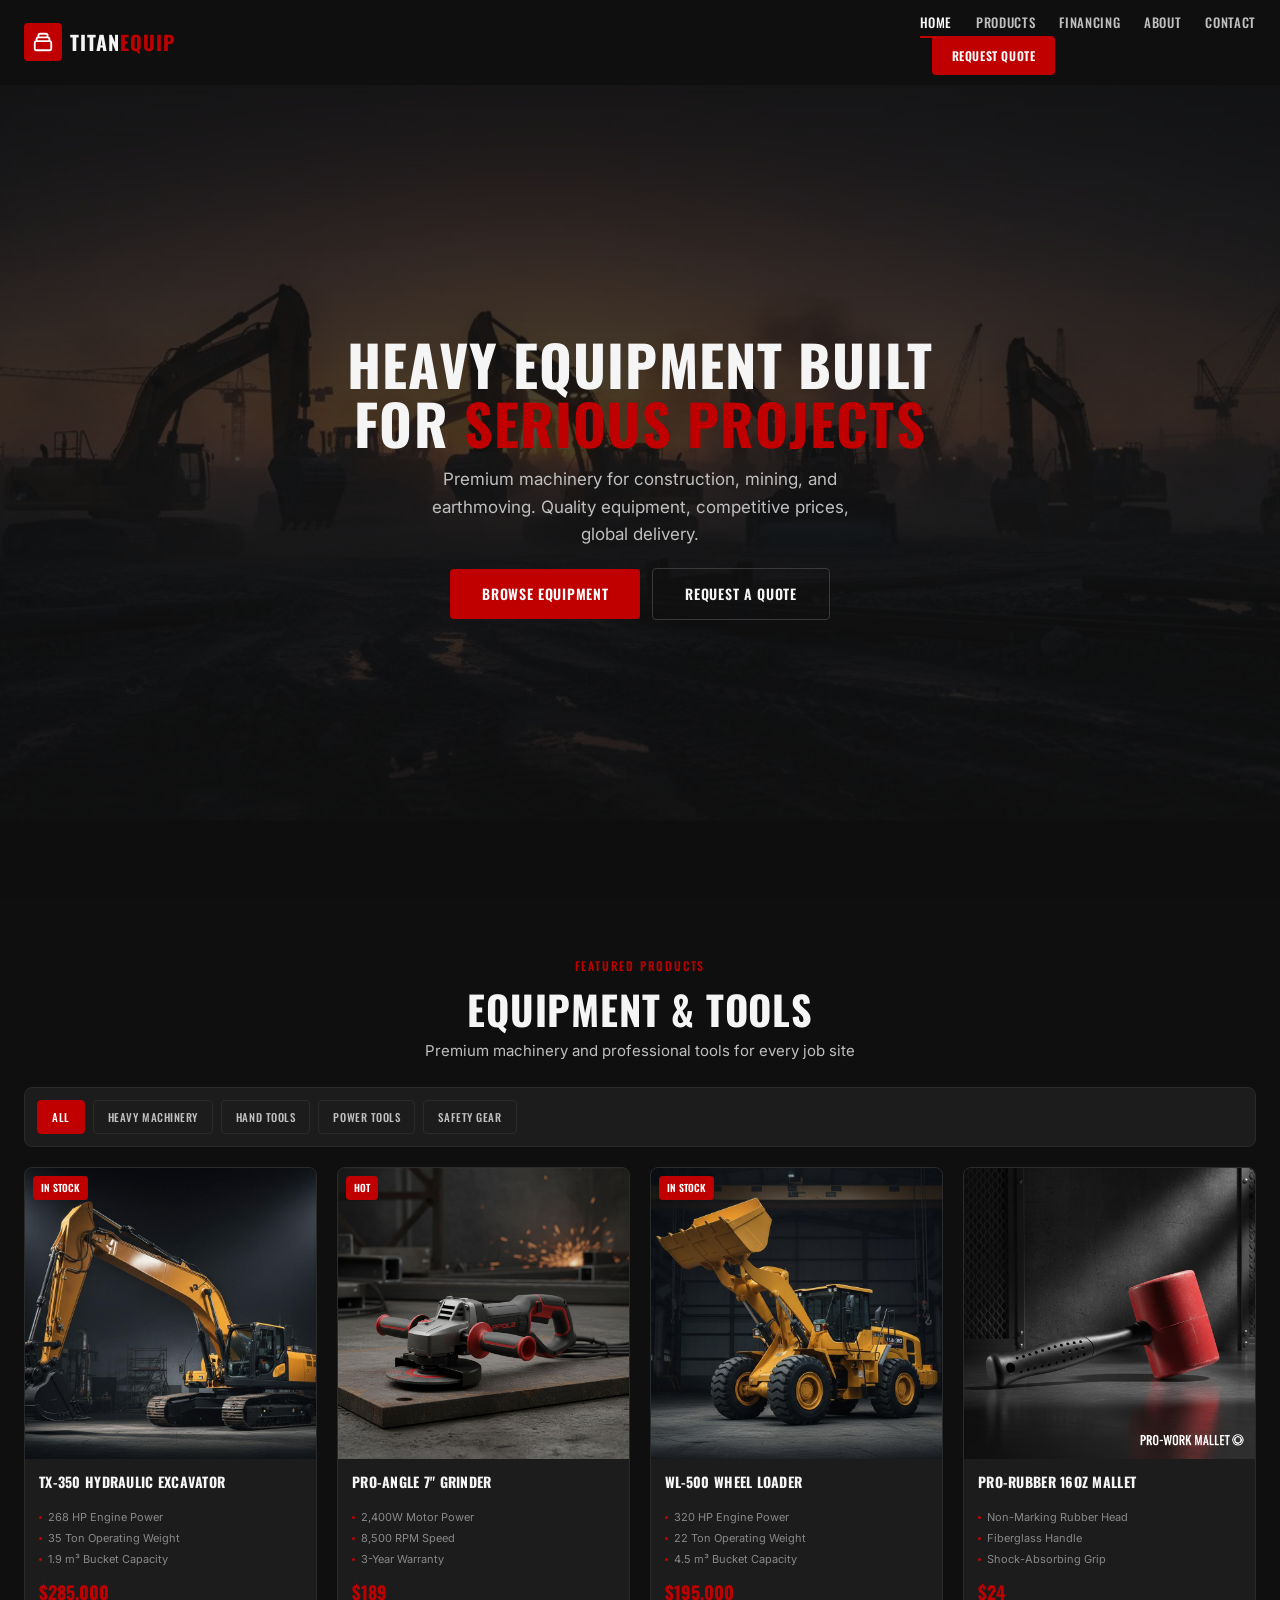
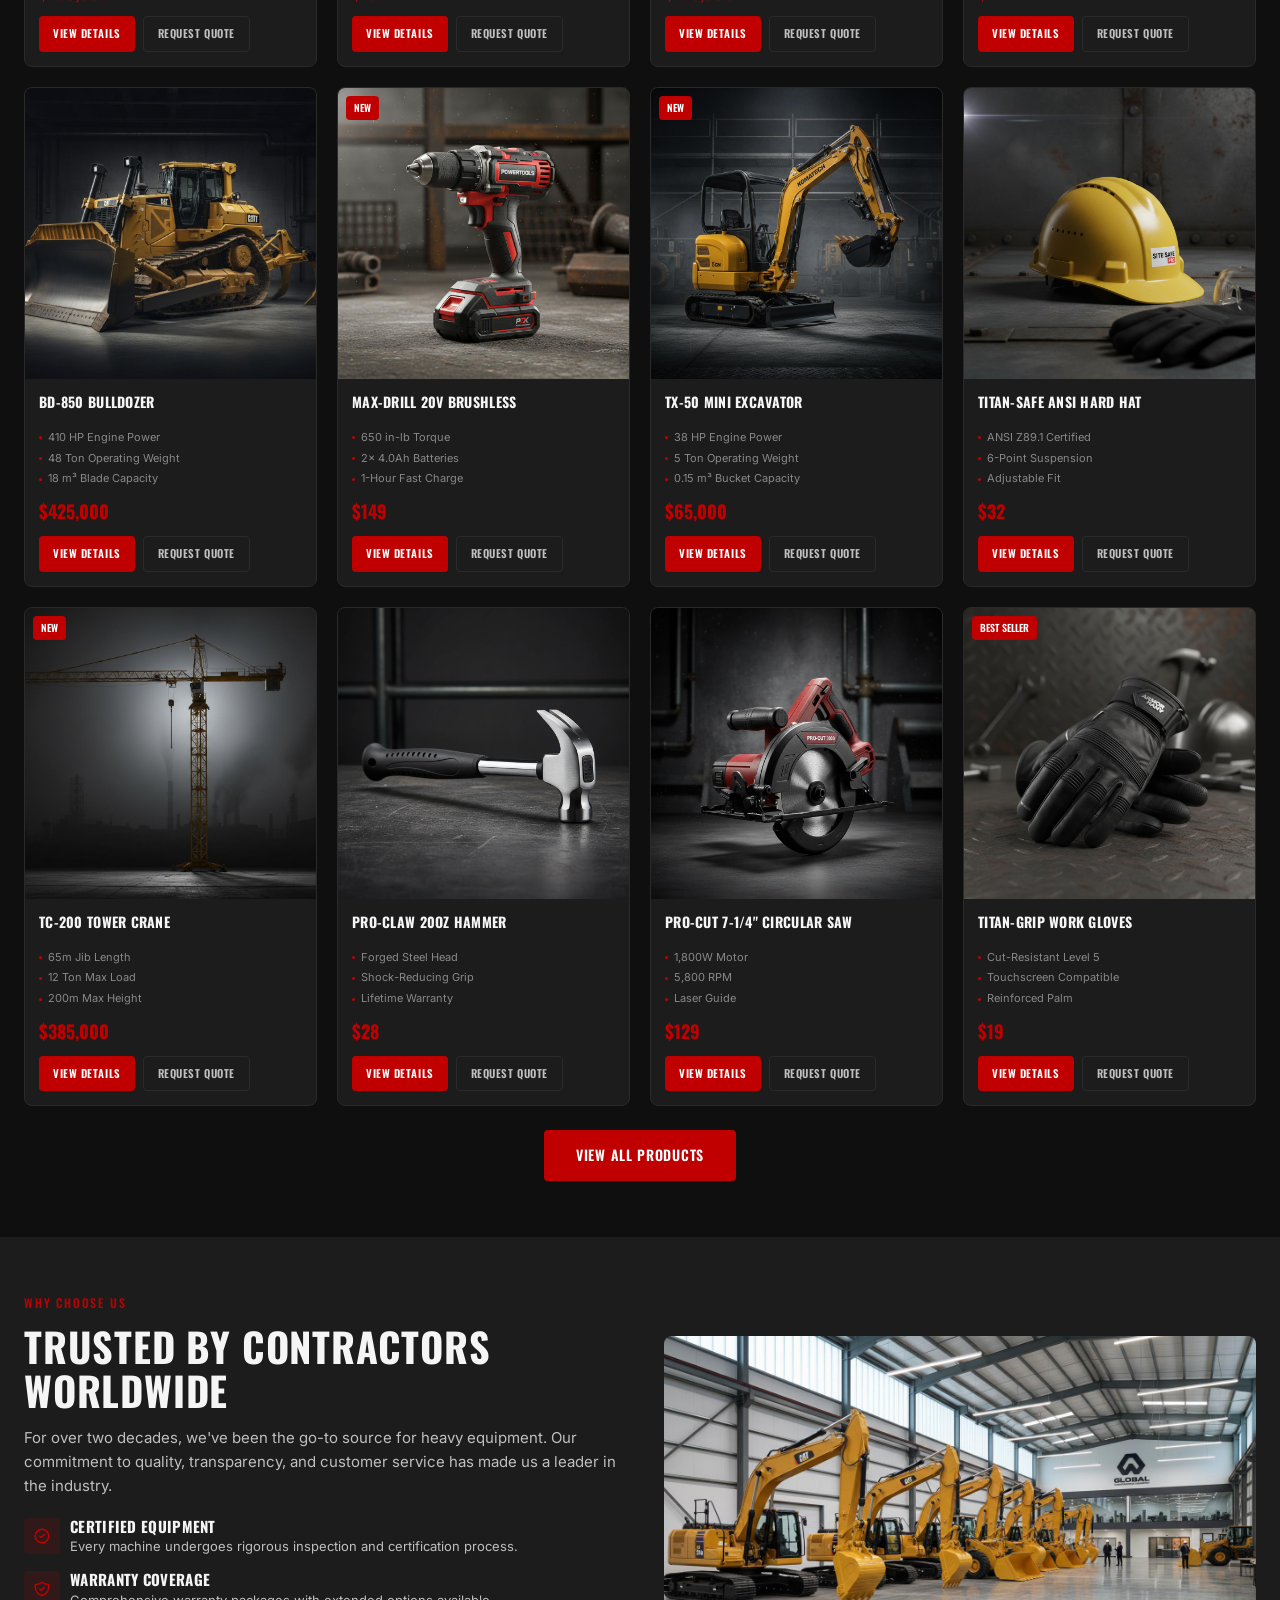
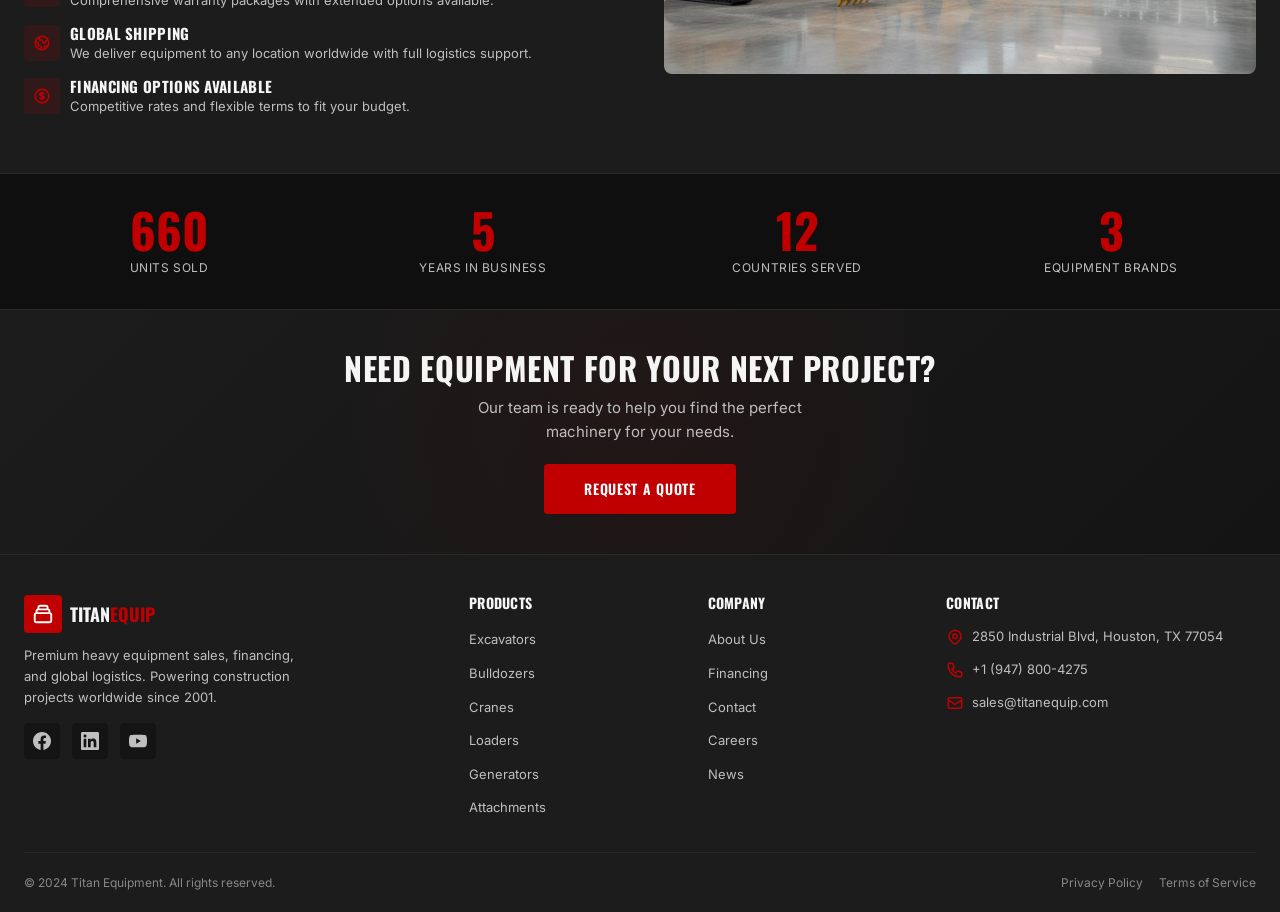
<file: index.html>
<!DOCTYPE html>
<html lang="en">
<head>
  <meta charset="UTF-8">
  <meta name="viewport" content="width=device-width, initial-scale=1.0">
  <meta name="description" content="Titan Equipment - Heavy Equipment Built for Serious Projects. Premium construction machinery sales, financing, and global shipping.">
  <title>Titan Equipment | Heavy Equipment Sales</title>
  
  <!-- Google Fonts -->
  <link rel="preconnect" href="https://fonts.googleapis.com">
  <link rel="preconnect" href="https://fonts.gstatic.com" crossorigin>
  <link href="https://fonts.googleapis.com/css2?family=Inter:wght@400;500;600;700&family=Oswald:wght@400;500;600;700&display=swap" rel="stylesheet">
  
  <!-- Styles -->
  <link rel="stylesheet" href="style.css">
</head>
<body>
  <!-- Header -->
  <header class="header">
    <div class="container">
      <div class="header-inner">
        <a href="index.html" class="logo">
          <div class="logo-icon">
            <svg xmlns="http://www.w3.org/2000/svg" fill="none" viewBox="0 0 24 24" stroke="currentColor">
              <path stroke-linecap="round" stroke-linejoin="round" stroke-width="2" d="M19 11H5m14 0a2 2 0 012 2v6a2 2 0 01-2 2H5a2 2 0 01-2-2v-6a2 2 0 012-2m14 0V9a2 2 0 00-2-2M5 11V9a2 2 0 012-2m0 0V5a2 2 0 012-2h6a2 2 0 012 2v2M7 7h10" />
            </svg>
          </div>
          <span class="logo-text">TITAN<span>EQUIP</span></span>
        </a>
        
        <nav class="nav-desktop">
          <ul class="nav-list">
            <li><a href="index.html" class="nav-link active">Home</a></li>
            <li><a href="products.html" class="nav-link">Products</a></li>
            <li><a href="financing.html" class="nav-link">Financing</a></li>
            <li><a href="about.html" class="nav-link">About</a></li>
            <li><a href="contact.html" class="nav-link">Contact</a></li>
          </ul>
          <a href="contact.html" class="btn btn-primary nav-cta">Request Quote</a>
        </nav>
        
        <button class="menu-toggle" aria-label="Toggle menu">
          <span></span>
          <span></span>
          <span></span>
        </button>
      </div>
    </div>
  </header>
  
  <!-- Mobile Navigation -->
  <nav class="nav-mobile">
    <ul class="nav-list">
      <li><a href="index.html" class="nav-link active">Home</a></li>
      <li><a href="products.html" class="nav-link">Products</a></li>
      <li><a href="financing.html" class="nav-link">Financing</a></li>
      <li><a href="about.html" class="nav-link">About</a></li>
      <li><a href="contact.html" class="nav-link">Contact</a></li>
    </ul>
    <a href="contact.html" class="btn btn-primary">Request Quote</a>
  </nav>
  <div class="overlay"></div>

  <main>
    <!-- HERO INTRO SECTION - 100vh -->
    <section class="hero-intro">
        <div class="hero-intro-bg">
        <img src="hero-bg.jpg" alt="Heavy construction equipment at work">
      </div>
      <div class="hero-intro-overlay"></div>
      <div class="hero-intro-content">
        <h1 class="hero-intro-headline">Heavy Equipment Built for <span>Serious Projects</span></h1>
        <p class="hero-intro-subheading">Premium machinery for construction, mining, and earthmoving. Quality equipment, competitive prices, global delivery.</p>
        <div class="hero-intro-buttons">
          <a href="products.html" class="btn btn-primary btn-large">Browse Equipment</a>
          <a href="contact.html" class="btn btn-secondary btn-large">Request a Quote</a>
        </div>
      </div>
    </section>

    <!-- FEATURED PRODUCTS SECTION -->
    <section class="featured-products">
      <div class="container">
        <div class="section-header">
          <p class="section-label">Featured Products</p>
          <h2 class="section-title">Equipment & Tools</h2>
          <p class="section-description">Premium machinery and professional tools for every job site</p>
        </div>

        <!-- Category Filter Bar -->
        <div class="category-filter">
          <div class="filter-tabs">
            <button class="filter-tab active" data-filter="all">All</button>
            <button class="filter-tab" data-filter="machinery">Heavy Machinery</button>
            <button class="filter-tab" data-filter="hand-tools">Hand Tools</button>
            <button class="filter-tab" data-filter="power-tools">Power Tools</button>
            <button class="filter-tab" data-filter="safety">Safety Gear</button>
          </div>
        </div>

        <div class="products-grid">
          <!-- Heavy Machinery: Excavator -->
          <article class="product-card animate-on-scroll" data-category="machinery">
            <div class="product-image">
              <img src="product-excavator-1.jpg" alt="TX-350 Hydraulic Excavator">
              <span class="product-badge">In Stock</span>
            </div>
            <div class="product-content">
              <h3 class="product-title">TX-350 Hydraulic Excavator</h3>
              <ul class="product-specs-list">
                <li>268 HP Engine Power</li>
                <li>35 Ton Operating Weight</li>
                <li>1.9 m³ Bucket Capacity</li>
              </ul>
              <div class="product-price">$285,000</div>
              <div class="product-buttons">
                <a href="product-detail.html" class="btn btn-primary">View Details</a>
                <a href="contact.html" class="btn btn-secondary">Request Quote</a>
              </div>
            </div>
          </article>

          <!-- Power Tools: Angle Grinder -->
          <article class="product-card animate-on-scroll" data-category="power-tools">
            <div class="product-image">
              <img src="tool-grinder.jpg" alt="Pro-Angle 7 Inch Grinder">
              <span class="product-badge">Hot</span>
            </div>
            <div class="product-content">
              <h3 class="product-title">Pro-Angle 7" Grinder</h3>
              <ul class="product-specs-list">
                <li>2,400W Motor Power</li>
                <li>8,500 RPM Speed</li>
                <li>3-Year Warranty</li>
              </ul>
              <div class="product-price">$189</div>
              <div class="product-buttons">
                <a href="product-detail.html" class="btn btn-primary">View Details</a>
                <a href="contact.html" class="btn btn-secondary">Request Quote</a>
              </div>
            </div>
          </article>

          <!-- Heavy Machinery: Wheel Loader -->
          <article class="product-card animate-on-scroll" data-category="machinery">
            <div class="product-image">
              <img src="product-loader-1.jpg" alt="WL-500 Wheel Loader">
              <span class="product-badge">In Stock</span>
            </div>
            <div class="product-content">
              <h3 class="product-title">WL-500 Wheel Loader</h3>
              <ul class="product-specs-list">
                <li>320 HP Engine Power</li>
                <li>22 Ton Operating Weight</li>
                <li>4.5 m³ Bucket Capacity</li>
              </ul>
              <div class="product-price">$195,000</div>
              <div class="product-buttons">
                <a href="product-detail.html" class="btn btn-primary">View Details</a>
                <a href="contact.html" class="btn btn-secondary">Request Quote</a>
              </div>
            </div>
          </article>

          <!-- Hand Tools: Rubber Mallet -->
          <article class="product-card animate-on-scroll" data-category="hand-tools">
            <div class="product-image">
              <img src="tool-mallet.jpg" alt="Pro-Rubber 16oz Mallet">
            </div>
            <div class="product-content">
              <h3 class="product-title">Pro-Rubber 16oz Mallet</h3>
              <ul class="product-specs-list">
                <li>Non-Marking Rubber Head</li>
                <li>Fiberglass Handle</li>
                <li>Shock-Absorbing Grip</li>
              </ul>
              <div class="product-price">$24</div>
              <div class="product-buttons">
                <a href="product-detail.html" class="btn btn-primary">View Details</a>
                <a href="contact.html" class="btn btn-secondary">Request Quote</a>
              </div>
            </div>
          </article>

          <!-- Heavy Machinery: Bulldozer -->
          <article class="product-card animate-on-scroll" data-category="machinery">
            <div class="product-image">
              <img src="product-dozer-1.jpg" alt="BD-850 Bulldozer">
            </div>
            <div class="product-content">
              <h3 class="product-title">BD-850 Bulldozer</h3>
              <ul class="product-specs-list">
                <li>410 HP Engine Power</li>
                <li>48 Ton Operating Weight</li>
                <li>18 m³ Blade Capacity</li>
              </ul>
              <div class="product-price">$425,000</div>
              <div class="product-buttons">
                <a href="product-detail.html" class="btn btn-primary">View Details</a>
                <a href="contact.html" class="btn btn-secondary">Request Quote</a>
              </div>
            </div>
          </article>

          <!-- Power Tools: Cordless Drill -->
          <article class="product-card animate-on-scroll" data-category="power-tools">
            <div class="product-image">
              <img src="tool-drill.jpg" alt="Max-Drill 20V Brushless">
              <span class="product-badge">New</span>
            </div>
            <div class="product-content">
              <h3 class="product-title">Max-Drill 20V Brushless</h3>
              <ul class="product-specs-list">
                <li>650 in-lb Torque</li>
                <li>2x 4.0Ah Batteries</li>
                <li>1-Hour Fast Charge</li>
              </ul>
              <div class="product-price">$149</div>
              <div class="product-buttons">
                <a href="product-detail.html" class="btn btn-primary">View Details</a>
                <a href="contact.html" class="btn btn-secondary">Request Quote</a>
              </div>
            </div>
          </article>

          <!-- Heavy Machinery: Mini Excavator -->
          <article class="product-card animate-on-scroll" data-category="machinery">
            <div class="product-image">
              <img src="product-excavator-2.jpg" alt="TX-50 Mini Excavator">
              <span class="product-badge">New</span>
            </div>
            <div class="product-content">
              <h3 class="product-title">TX-50 Mini Excavator</h3>
              <ul class="product-specs-list">
                <li>38 HP Engine Power</li>
                <li>5 Ton Operating Weight</li>
                <li>0.15 m³ Bucket Capacity</li>
              </ul>
              <div class="product-price">$65,000</div>
              <div class="product-buttons">
                <a href="product-detail.html" class="btn btn-primary">View Details</a>
                <a href="contact.html" class="btn btn-secondary">Request Quote</a>
              </div>
            </div>
          </article>

          <!-- Safety: Hard Hat -->
          <article class="product-card animate-on-scroll" data-category="safety">
            <div class="product-image">
              <img src="tool-helmet.jpg" alt="Titan-Safe ANSI Hard Hat">
            </div>
            <div class="product-content">
              <h3 class="product-title">Titan-Safe ANSI Hard Hat</h3>
              <ul class="product-specs-list">
                <li>ANSI Z89.1 Certified</li>
                <li>6-Point Suspension</li>
                <li>Adjustable Fit</li>
              </ul>
              <div class="product-price">$32</div>
              <div class="product-buttons">
                <a href="product-detail.html" class="btn btn-primary">View Details</a>
                <a href="contact.html" class="btn btn-secondary">Request Quote</a>
              </div>
            </div>
          </article>

          <!-- Heavy Machinery: Tower Crane -->
          <article class="product-card animate-on-scroll" data-category="machinery">
            <div class="product-image">
              <img src="category-crane.jpg" alt="TC-200 Tower Crane">
              <span class="product-badge">New</span>
            </div>
            <div class="product-content">
              <h3 class="product-title">TC-200 Tower Crane</h3>
              <ul class="product-specs-list">
                <li>65m Jib Length</li>
                <li>12 Ton Max Load</li>
                <li>200m Max Height</li>
              </ul>
              <div class="product-price">$385,000</div>
              <div class="product-buttons">
                <a href="product-detail.html" class="btn btn-primary">View Details</a>
                <a href="contact.html" class="btn btn-secondary">Request Quote</a>
              </div>
            </div>
          </article>

          <!-- Hand Tools: Claw Hammer -->
          <article class="product-card animate-on-scroll" data-category="hand-tools">
            <div class="product-image">
              <img src="tool-hammer.jpg" alt="Pro-Claw 20oz Hammer">
            </div>
            <div class="product-content">
              <h3 class="product-title">Pro-Claw 20oz Hammer</h3>
              <ul class="product-specs-list">
                <li>Forged Steel Head</li>
                <li>Shock-Reducing Grip</li>
                <li>Lifetime Warranty</li>
              </ul>
              <div class="product-price">$28</div>
              <div class="product-buttons">
                <a href="product-detail.html" class="btn btn-primary">View Details</a>
                <a href="contact.html" class="btn btn-secondary">Request Quote</a>
              </div>
            </div>
          </article>

          <!-- Power Tools: Circular Saw -->
          <article class="product-card animate-on-scroll" data-category="power-tools">
            <div class="product-image">
              <img src="tool-saw.jpg" alt="Pro-Cut 7-1/4&quot; Circular Saw">
            </div>
            <div class="product-content">
              <h3 class="product-title">Pro-Cut 7-1/4" Circular Saw</h3>
              <ul class="product-specs-list">
                <li>1,800W Motor</li>
                <li>5,800 RPM</li>
                <li>Laser Guide</li>
              </ul>
              <div class="product-price">$129</div>
              <div class="product-buttons">
                <a href="product-detail.html" class="btn btn-primary">View Details</a>
                <a href="contact.html" class="btn btn-secondary">Request Quote</a>
              </div>
            </div>
          </article>

          <!-- Safety: Work Gloves -->
          <article class="product-card animate-on-scroll" data-category="safety">
            <div class="product-image">
              <img src="tool-gloves.jpg" alt="Titan-Grip Work Gloves">
              <span class="product-badge">Best Seller</span>
            </div>
            <div class="product-content">
              <h3 class="product-title">Titan-Grip Work Gloves</h3>
              <ul class="product-specs-list">
                <li>Cut-Resistant Level 5</li>
                <li>Touchscreen Compatible</li>
                <li>Reinforced Palm</li>
              </ul>
              <div class="product-price">$19</div>
              <div class="product-buttons">
                <a href="product-detail.html" class="btn btn-primary">View Details</a>
                <a href="contact.html" class="btn btn-secondary">Request Quote</a>
              </div>
            </div>
          </article>
        </div>

        <div class="text-center mt-4">
          <a href="products.html" class="btn btn-primary btn-large">View All Products</a>
        </div>
      </div>
    </section>

    <!-- WHY CHOOSE US - TRUST SECTION -->
    <section class="trust-section">
      <div class="container">
        <div class="trust-grid">
          <div class="trust-content">
            <p class="section-label">Why Choose Us</p>
            <h2 class="trust-title">Trusted by Contractors Worldwide</h2>
            <p class="trust-text">For over two decades, we've been the go-to source for heavy equipment. Our commitment to quality, transparency, and customer service has made us a leader in the industry.</p>
            
            <div class="trust-features">
              <div class="trust-feature">
                <div class="trust-feature-icon">
                  <svg xmlns="http://www.w3.org/2000/svg" fill="none" viewBox="0 0 24 24" stroke="currentColor">
                    <path stroke-linecap="round" stroke-linejoin="round" stroke-width="2" d="M9 12l2 2 4-4m6 2a9 9 0 11-18 0 9 9 0 0118 0z" />
                  </svg>
                </div>
                <div class="trust-feature-content">
                  <h4>Certified Equipment</h4>
                  <p>Every machine undergoes rigorous inspection and certification process.</p>
                </div>
              </div>
              
              <div class="trust-feature">
                <div class="trust-feature-icon">
                  <svg xmlns="http://www.w3.org/2000/svg" fill="none" viewBox="0 0 24 24" stroke="currentColor">
                    <path stroke-linecap="round" stroke-linejoin="round" stroke-width="2" d="M9 12l2 2 4-4m5.618-4.016A11.955 11.955 0 0112 2.944a11.955 11.955 0 01-8.618 3.04A12.02 12.02 0 003 9c0 5.591 3.824 10.29 9 11.622 5.176-1.332 9-6.03 9-11.622 0-1.042-.133-2.052-.382-3.016z" />
                  </svg>
                </div>
                <div class="trust-feature-content">
                  <h4>Warranty Coverage</h4>
                  <p>Comprehensive warranty packages with extended options available.</p>
                </div>
              </div>
              
              <div class="trust-feature">
                <div class="trust-feature-icon">
                  <svg xmlns="http://www.w3.org/2000/svg" fill="none" viewBox="0 0 24 24" stroke="currentColor">
                    <path stroke-linecap="round" stroke-linejoin="round" stroke-width="2" d="M3.055 11H5a2 2 0 012 2v1a2 2 0 002 2 2 2 0 012 2v2.945M8 3.935V5.5A2.5 2.5 0 0010.5 8h.5a2 2 0 012 2 2 2 0 104 0 2 2 0 012-2h1.064M15 20.488V18a2 2 0 012-2h3.064M21 12a9 9 0 11-18 0 9 9 0 0118 0z" />
                  </svg>
                </div>
                <div class="trust-feature-content">
                  <h4>Global Shipping</h4>
                  <p>We deliver equipment to any location worldwide with full logistics support.</p>
                </div>
              </div>
              
              <div class="trust-feature">
                <div class="trust-feature-icon">
                  <svg xmlns="http://www.w3.org/2000/svg" fill="none" viewBox="0 0 24 24" stroke="currentColor">
                    <path stroke-linecap="round" stroke-linejoin="round" stroke-width="2" d="M12 8c-1.657 0-3 .895-3 2s1.343 2 3 2 3 .895 3 2-1.343 2-3 2m0-8c1.11 0 2.08.402 2.599 1M12 8V7m0 1v8m0 0v1m0-1c-1.11 0-2.08-.402-2.599-1M21 12a9 9 0 11-18 0 9 9 0 0118 0z" />
                  </svg>
                </div>
                <div class="trust-feature-content">
                  <h4>Financing Options Available</h4>
                  <p>Competitive rates and flexible terms to fit your budget.</p>
                </div>
              </div>
            </div>
          </div>
          
          <div class="trust-image animate-on-scroll">
            <img src="about-showroom.jpg" alt="Titan Equipment Showroom">
          </div>
        </div>
      </div>
    </section>

    <!-- STATS SECTION - ANIMATED COUNTERS -->
    <section class="stats-section">
      <div class="container">
        <div class="stats-grid">
          <div class="stat-item">
            <div class="stat-number" data-count="2847">0</div>
            <div class="stat-label">Units Sold</div>
          </div>
          <div class="stat-item">
            <div class="stat-number" data-count="23">0</div>
            <div class="stat-label">Years in Business</div>
          </div>
          <div class="stat-item">
            <div class="stat-number" data-count="52">0</div>
            <div class="stat-label">Countries Served</div>
          </div>
          <div class="stat-item">
            <div class="stat-number" data-count="15">0</div>
            <div class="stat-label">Equipment Brands</div>
          </div>
        </div>
      </div>
    </section>

    <!-- CTA SECTION -->
    <section class="cta-section">
      <div class="container">
        <div class="cta-content">
          <h2 class="cta-title">Need Equipment for Your Next Project?</h2>
          <p class="cta-description">Our team is ready to help you find the perfect machinery for your needs.</p>
          <a href="contact.html" class="btn btn-large cta-button">Request a Quote</a>
        </div>
      </div>
    </section>
  </main>

  <!-- Footer -->
  <footer class="footer">
    <div class="container">
      <div class="footer-grid">
        <div class="footer-brand">
          <div class="footer-logo">
            <div class="logo-icon">
              <svg xmlns="http://www.w3.org/2000/svg" fill="none" viewBox="0 0 24 24" stroke="currentColor">
                <path stroke-linecap="round" stroke-linejoin="round" stroke-width="2" d="M19 11H5m14 0a2 2 0 012 2v6a2 2 0 01-2 2H5a2 2 0 01-2-2v-6a2 2 0 012-2m14 0V9a2 2 0 00-2-2M5 11V9a2 2 0 012-2m0 0V5a2 2 0 012-2h6a2 2 0 012 2v2M7 7h10" />
              </svg>
            </div>
            <span class="footer-logo-text">TITAN<span>EQUIP</span></span>
          </div>
          <p class="footer-description">Premium heavy equipment sales, financing, and global logistics. Powering construction projects worldwide since 2001.</p>
          <div class="footer-social">
            <a href="#" aria-label="Facebook">
              <svg xmlns="http://www.w3.org/2000/svg" fill="currentColor" viewBox="0 0 24 24">
                <path d="M24 12.073c0-6.627-5.373-12-12-12s-12 5.373-12 12c0 5.99 4.388 10.954 10.125 11.854v-8.385H7.078v-3.47h3.047V9.43c0-3.007 1.792-4.669 4.533-4.669 1.312 0 2.686.235 2.686.235v2.953H15.83c-1.491 0-1.956.925-1.956 1.874v2.25h3.328l-.532 3.47h-2.796v8.385C19.612 23.027 24 18.062 24 12.073z"/>
              </svg>
            </a>
            <a href="#" aria-label="LinkedIn">
              <svg xmlns="http://www.w3.org/2000/svg" fill="currentColor" viewBox="0 0 24 24">
                <path d="M20.447 20.452h-3.554v-5.569c0-1.328-.027-3.037-1.852-3.037-1.853 0-2.136 1.445-2.136 2.939v5.667H9.351V9h3.414v1.561h.046c.477-.9 1.637-1.85 3.37-1.85 3.601 0 4.267 2.37 4.267 5.455v6.286zM5.337 7.433c-1.144 0-2.063-.926-2.063-2.065 0-1.138.92-2.063 2.063-2.063 1.14 0 2.064.925 2.064 2.063 0 1.139-.925 2.065-2.064 2.065zm1.782 13.019H3.555V9h3.564v11.452zM22.225 0H1.771C.792 0 0 .774 0 1.729v20.542C0 23.227.792 24 1.771 24h20.451C23.2 24 24 23.227 24 22.271V1.729C24 .774 23.2 0 22.222 0h.003z"/>
              </svg>
            </a>
            <a href="#" aria-label="YouTube">
              <svg xmlns="http://www.w3.org/2000/svg" fill="currentColor" viewBox="0 0 24 24">
                <path d="M23.498 6.186a3.016 3.016 0 0 0-2.122-2.136C19.505 3.545 12 3.545 12 3.545s-7.505 0-9.377.505A3.017 3.017 0 0 0 .502 6.186C0 8.07 0 12 0 12s0 3.93.502 5.814a3.016 3.016 0 0 0 2.122 2.136c1.871.505 9.376.505 9.376.505s7.505 0 9.377-.505a3.015 3.015 0 0 0 2.122-2.136C24 15.93 24 12 24 12s0-3.93-.502-5.814zM9.545 15.568V8.432L15.818 12l-6.273 3.568z"/>
              </svg>
            </a>
          </div>
        </div>
        
        <div class="footer-links-column">
          <h4 class="footer-title">Products</h4>
          <ul class="footer-links">
            <li><a href="products.html">Excavators</a></li>
            <li><a href="products.html">Bulldozers</a></li>
            <li><a href="products.html">Cranes</a></li>
            <li><a href="products.html">Loaders</a></li>
            <li><a href="products.html">Generators</a></li>
            <li><a href="products.html">Attachments</a></li>
          </ul>
        </div>
        
        <div class="footer-links-column">
          <h4 class="footer-title">Company</h4>
          <ul class="footer-links">
            <li><a href="about.html">About Us</a></li>
            <li><a href="financing.html">Financing</a></li>
            <li><a href="contact.html">Contact</a></li>
            <li><a href="#">Careers</a></li>
            <li><a href="#">News</a></li>
          </ul>
        </div>
        
        <div class="footer-contact-column">
          <h4 class="footer-title">Contact</h4>
          <div class="footer-contact">
            <div class="footer-contact-item">
              <svg xmlns="http://www.w3.org/2000/svg" fill="none" viewBox="0 0 24 24" stroke="currentColor">
                <path stroke-linecap="round" stroke-linejoin="round" stroke-width="2" d="M17.657 16.657L13.414 20.9a1.998 1.998 0 01-2.827 0l-4.244-4.243a8 8 0 1111.314 0z" />
                <path stroke-linecap="round" stroke-linejoin="round" stroke-width="2" d="M15 11a3 3 0 11-6 0 3 3 0 016 0z" />
              </svg>
              <span>2850 Industrial Blvd, Houston, TX 77054</span>
            </div>
            <div class="footer-contact-item">
              <svg xmlns="http://www.w3.org/2000/svg" fill="none" viewBox="0 0 24 24" stroke="currentColor">
                <path stroke-linecap="round" stroke-linejoin="round" stroke-width="2" d="M3 5a2 2 0 012-2h3.28a1 1 0 01.948.684l1.498 4.493a1 1 0 01-.502 1.21l-2.257 1.13a11.042 11.042 0 005.516 5.516l1.13-2.257a1 1 0 011.21-.502l4.493 1.498a1 1 0 01.684.949V19a2 2 0 01-2 2h-1C9.716 21 3 14.284 3 6V5z" />
              </svg>
              <span>+1 (947) 800-4275</span>
            </div>
            <div class="footer-contact-item">
              <svg xmlns="http://www.w3.org/2000/svg" fill="none" viewBox="0 0 24 24" stroke="currentColor">
                <path stroke-linecap="round" stroke-linejoin="round" stroke-width="2" d="M3 8l7.89 5.26a2 2 0 002.22 0L21 8M5 19h14a2 2 0 002-2V7a2 2 0 00-2-2H5a2 2 0 00-2 2v10a2 2 0 002 2z" />
              </svg>
              <span>sales@titanequip.com</span>
            </div>
          </div>
        </div>
      </div>
      
      <div class="footer-bottom">
        <p class="footer-copyright">&copy; 2024 Titan Equipment. All rights reserved.</p>
        <div class="footer-legal">
          <a href="#">Privacy Policy</a>
          <a href="#">Terms of Service</a>
        </div>
      </div>
    </div>
  </footer>

  <!-- Scripts -->
  <script src="main.js"></script>
  <!--Start of Tawk.to Script-->
<script type="text/javascript">
var Tawk_API=Tawk_API||{}, Tawk_LoadStart=new Date();
(function(){
var s1=document.createElement("script"),s0=document.getElementsByTagName("script")[0];
s1.async=true;
s1.src='https://embed.tawk.to/69a24ea4730f651c3614087b/1jih14gm2';
s1.charset='UTF-8';
s1.setAttribute('crossorigin','*');
s0.parentNode.insertBefore(s1,s0);
})();
</script>
<!--End of Tawk.to Script-->
</body>
</html>
</file>
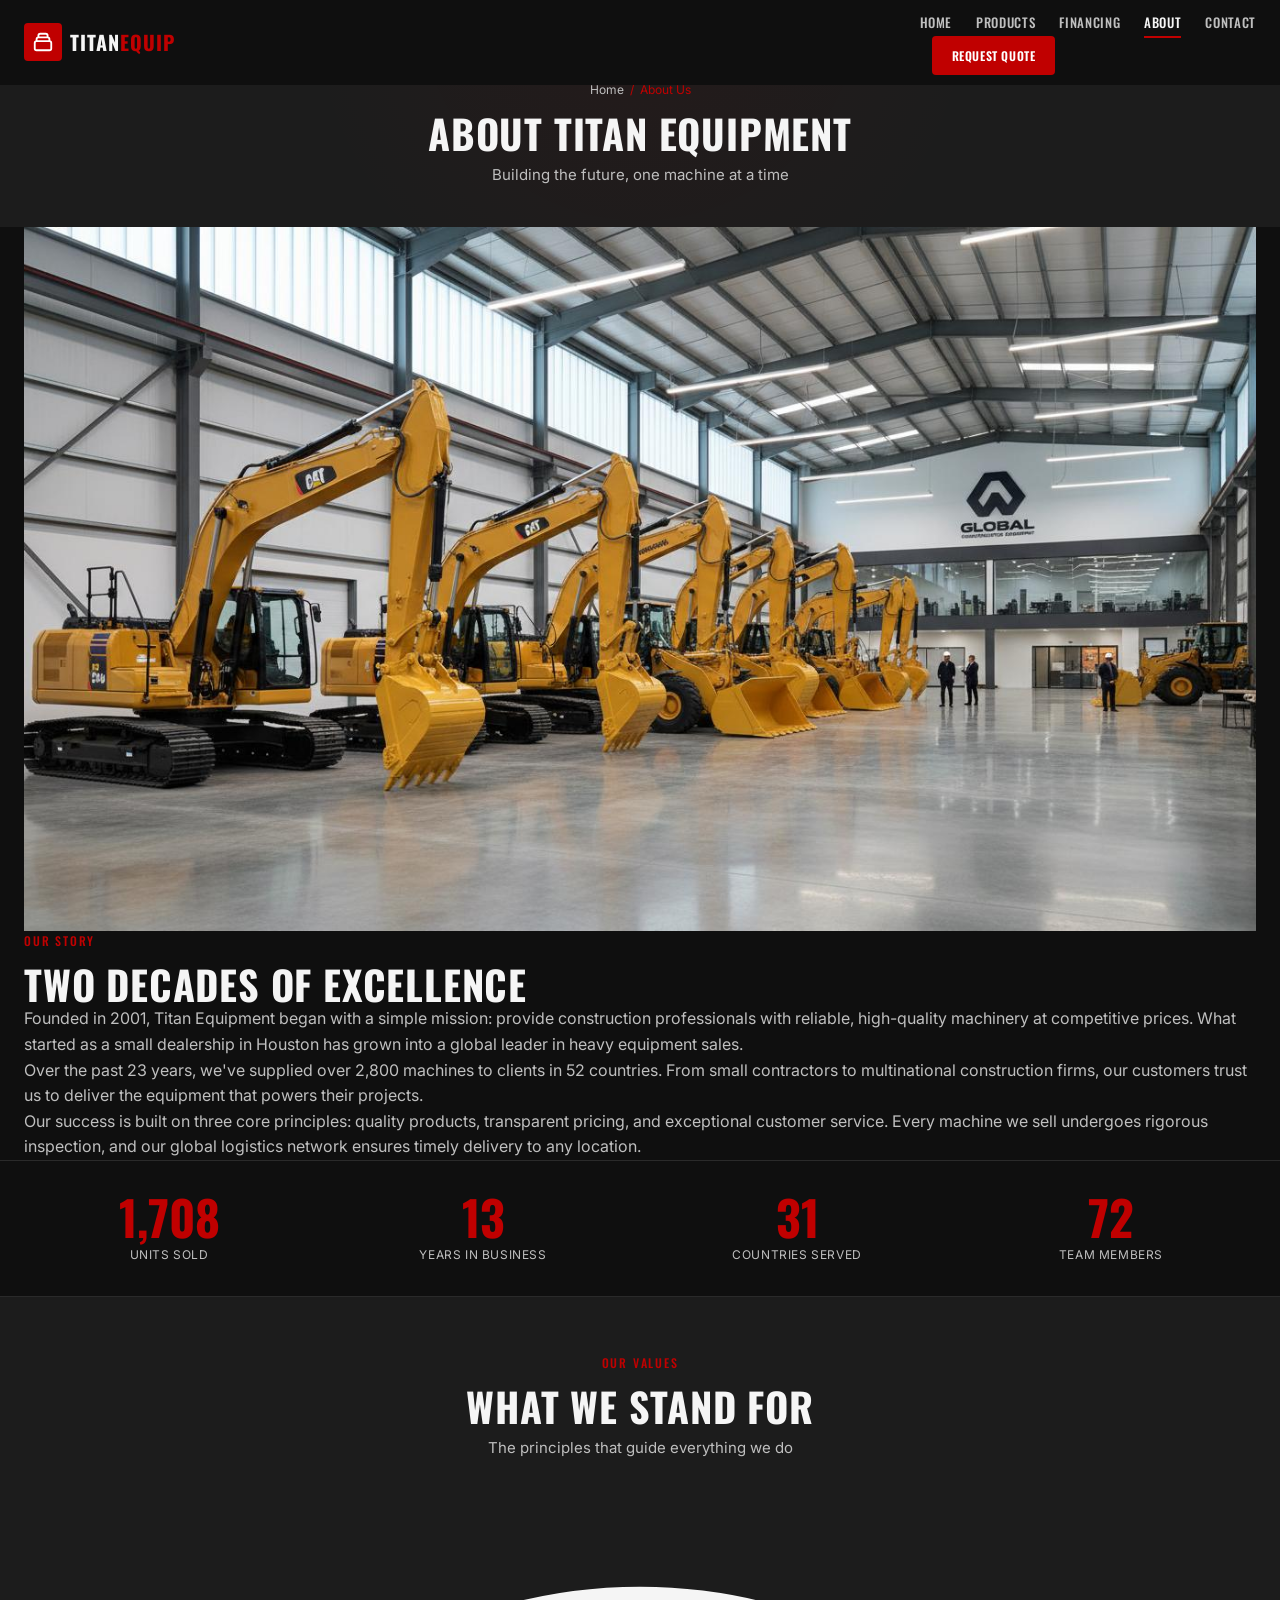
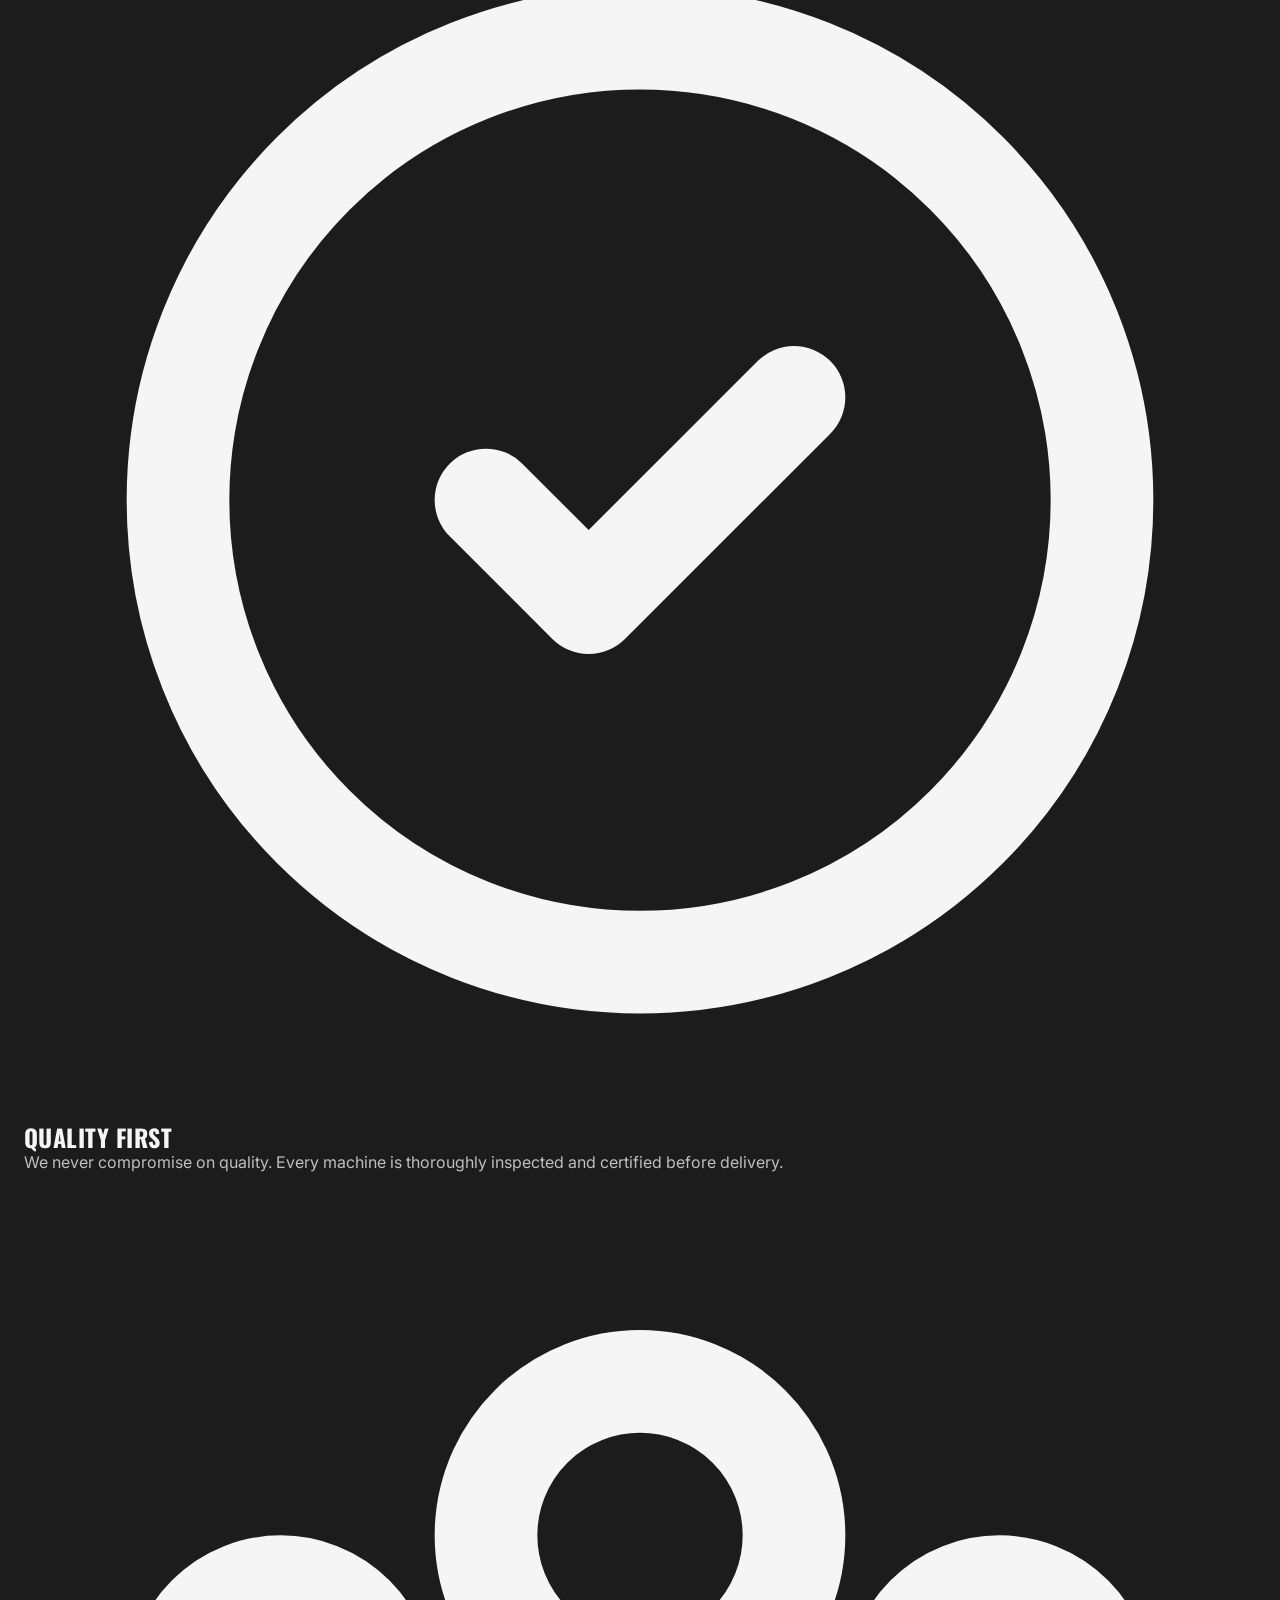
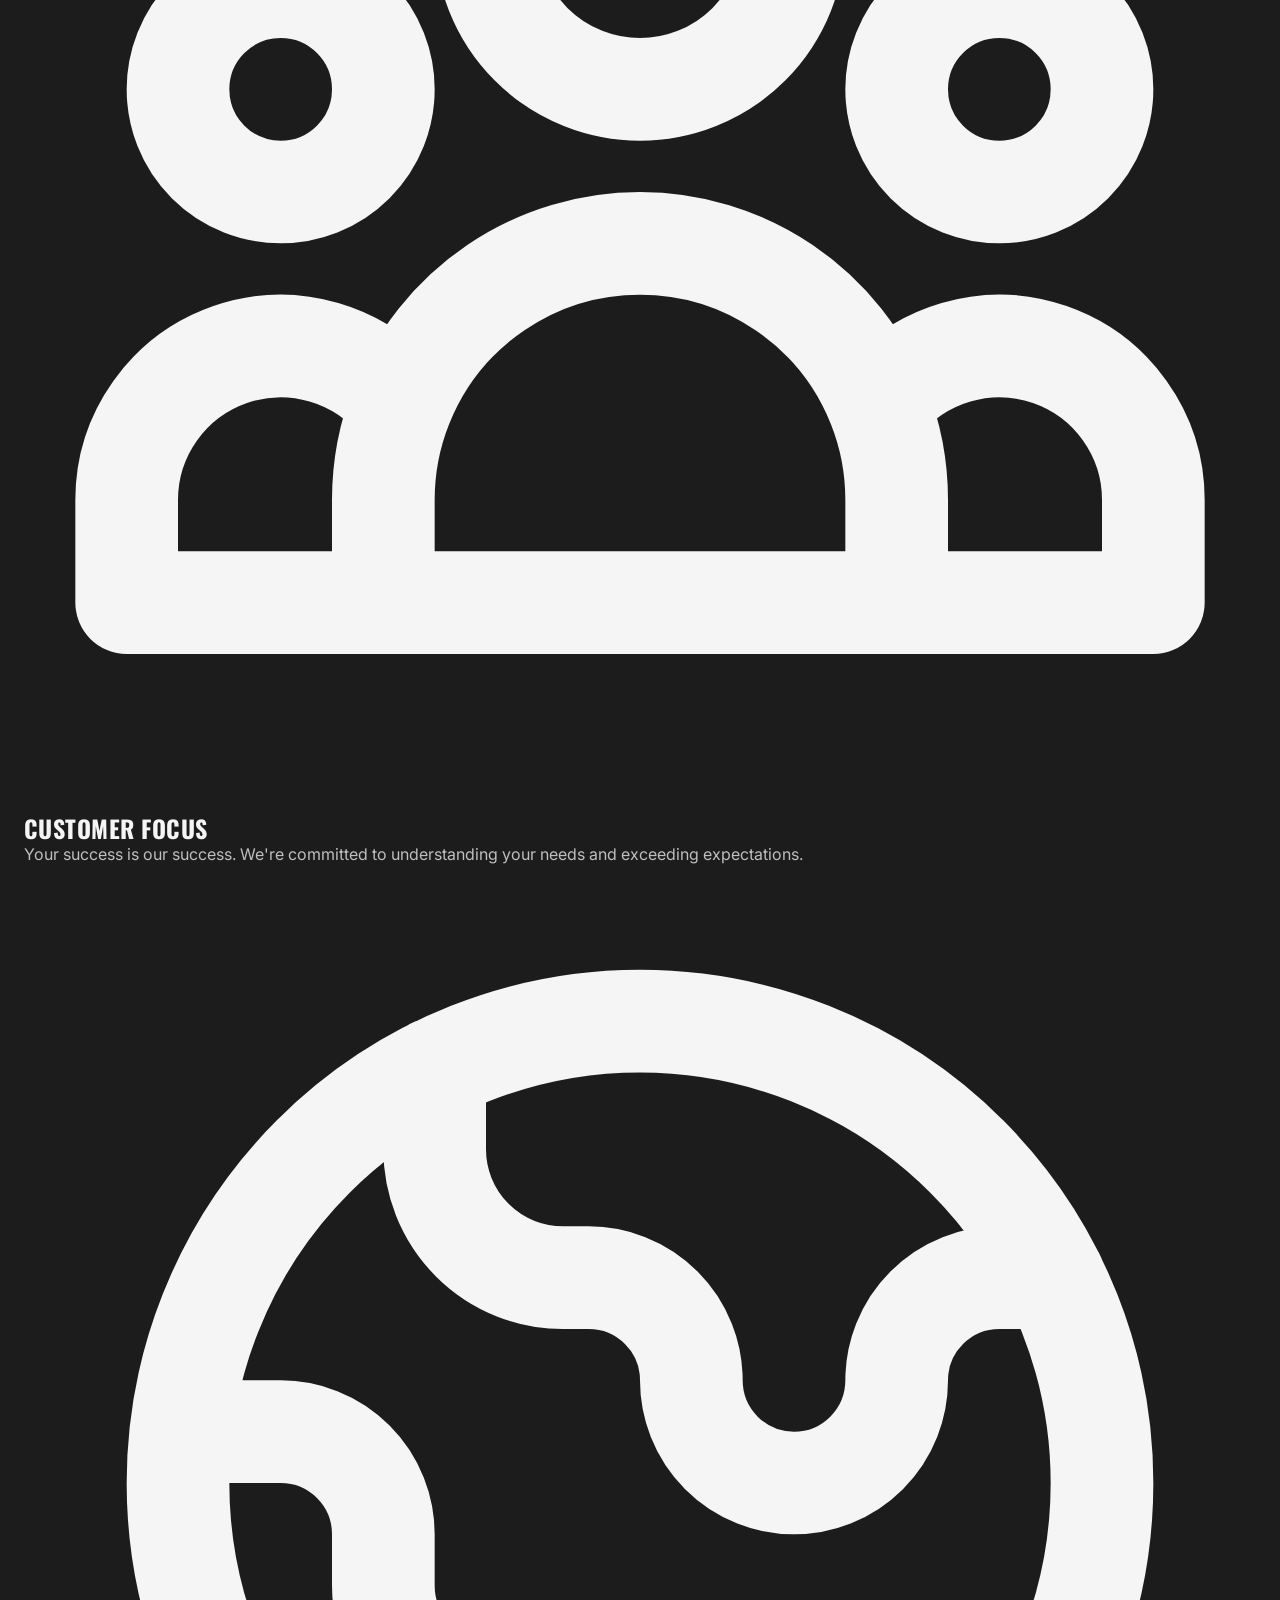
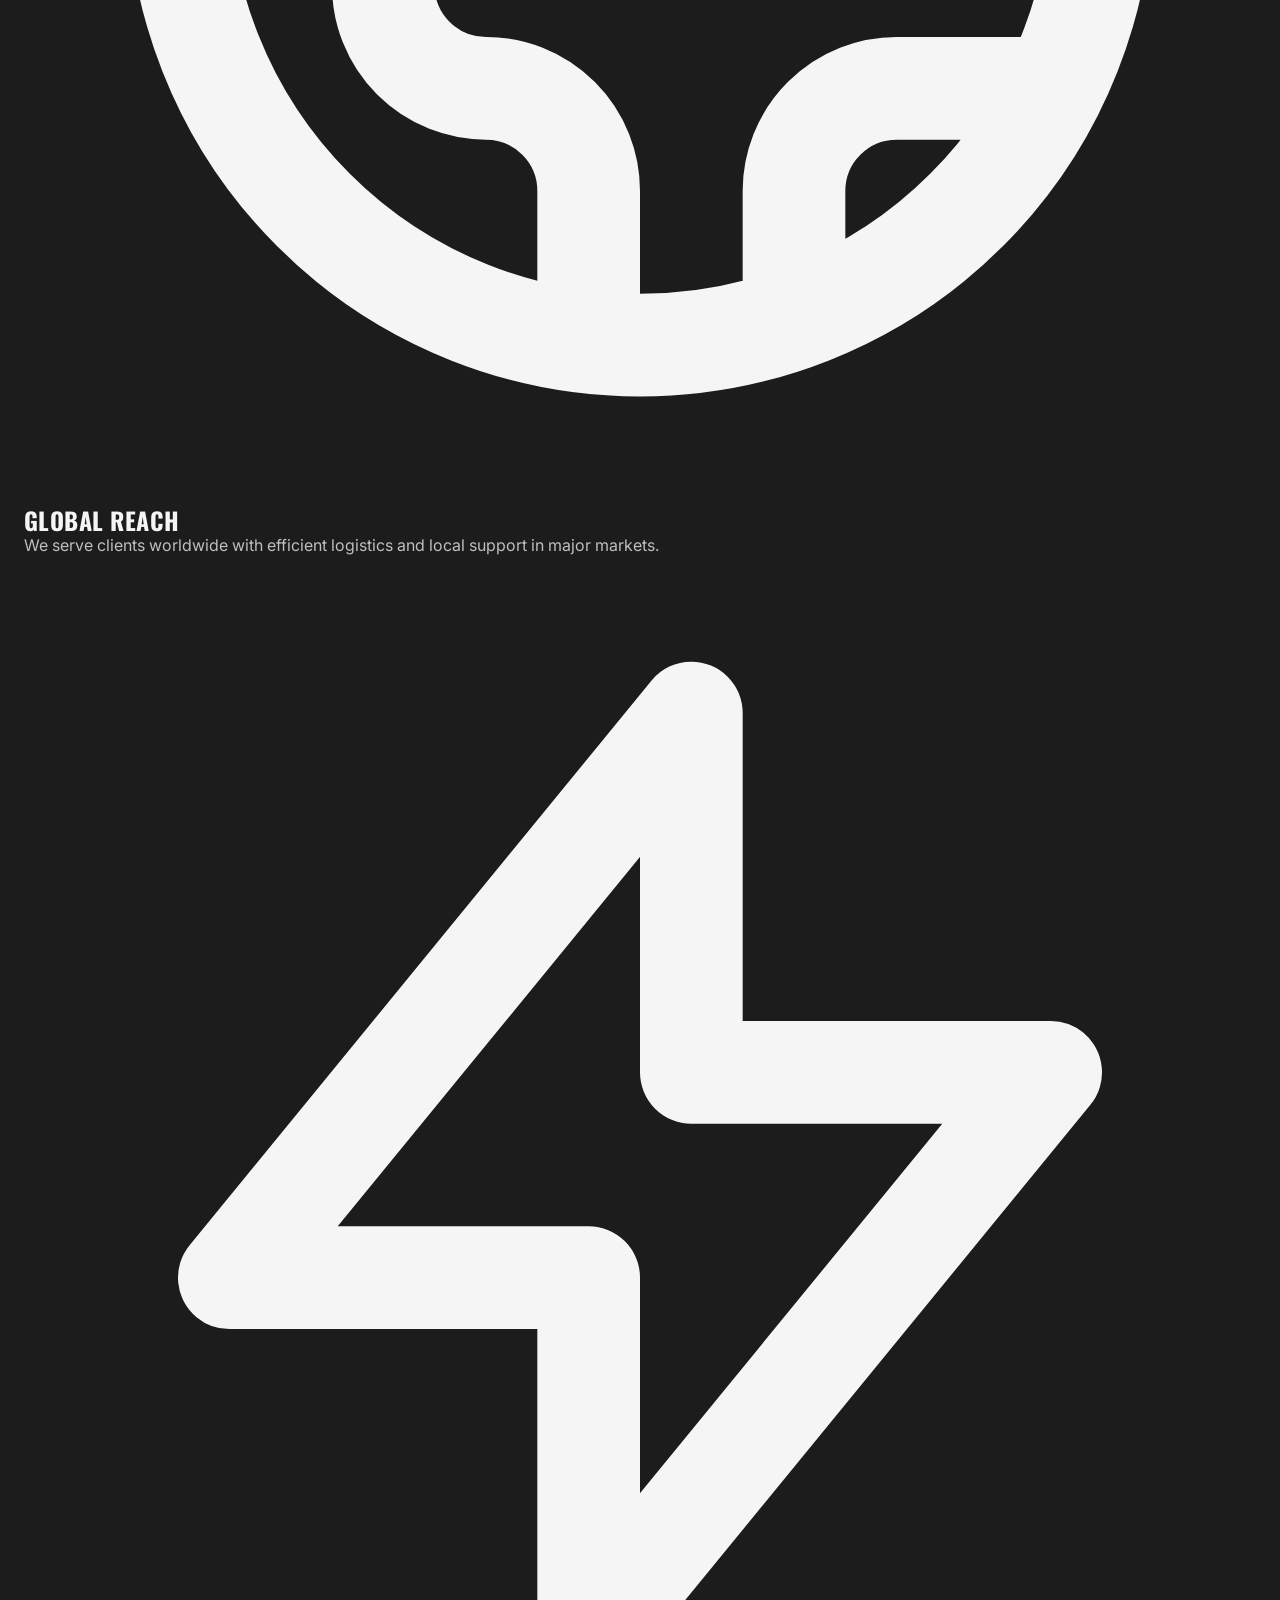
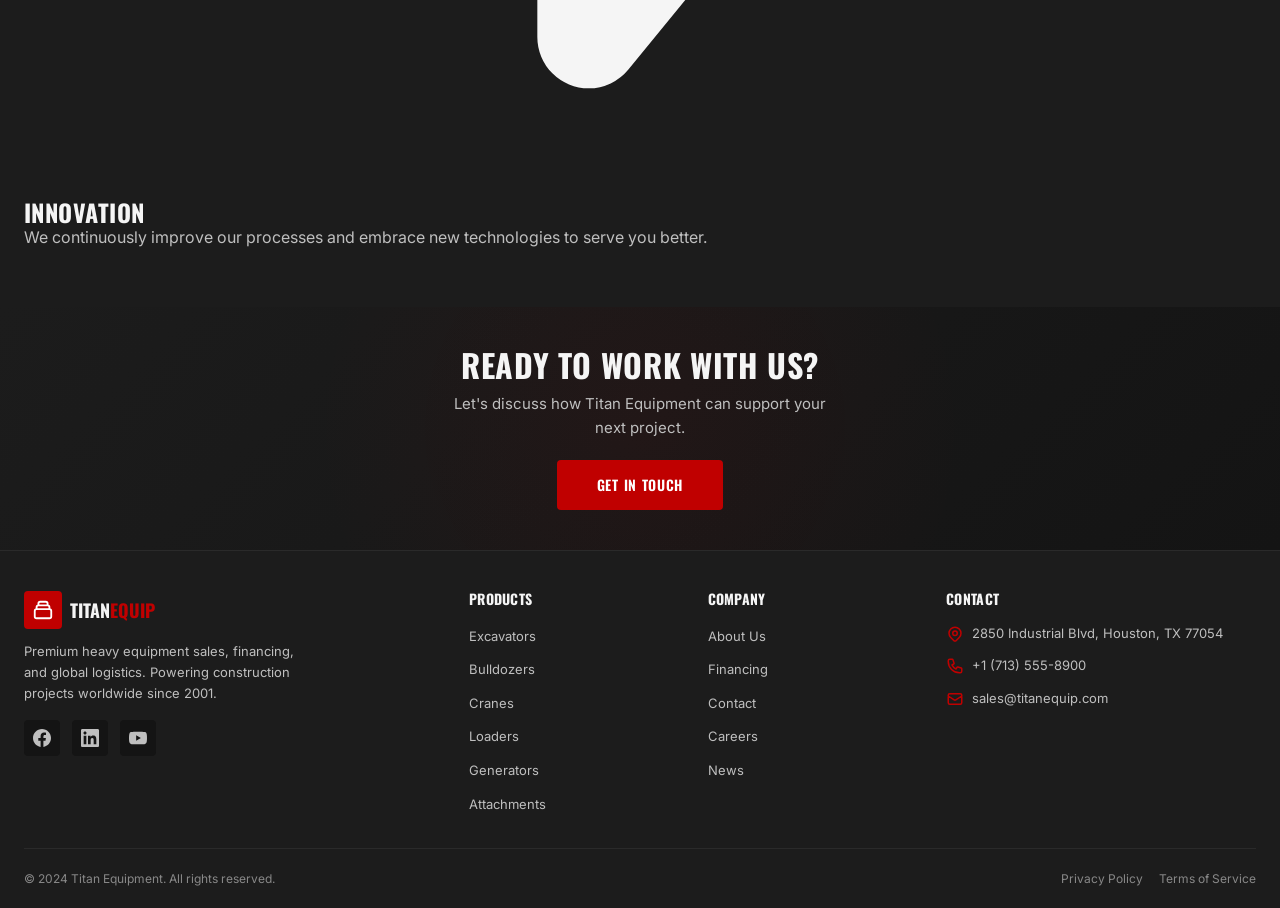
<file: about.html>
<!DOCTYPE html>
<html lang="en">
<head>
  <meta charset="UTF-8">
  <meta name="viewport" content="width=device-width, initial-scale=1.0">
  <meta name="description" content="Learn about Titan Equipment - your trusted partner for heavy construction equipment since 2001. Quality machinery, global shipping, and expert support.">
  <title>About Us | Titan Equipment</title>
  
  <!-- Google Fonts -->
  <link rel="preconnect" href="https://fonts.googleapis.com">
  <link rel="preconnect" href="https://fonts.gstatic.com" crossorigin>
  <link href="https://fonts.googleapis.com/css2?family=Inter:wght@400;500;600;700&family=Oswald:wght@400;500;600;700&display=swap" rel="stylesheet">
  
  <!-- Styles -->
  <link rel="stylesheet" href="style.css">
</head>
<body>
  <!-- Header -->
  <header class="header">
    <div class="container">
      <div class="header-inner">
        <a href="index.html" class="logo">
          <div class="logo-icon">
            <svg xmlns="http://www.w3.org/2000/svg" fill="none" viewBox="0 0 24 24" stroke="currentColor">
              <path stroke-linecap="round" stroke-linejoin="round" stroke-width="2" d="M19 11H5m14 0a2 2 0 012 2v6a2 2 0 01-2 2H5a2 2 0 01-2-2v-6a2 2 0 012-2m14 0V9a2 2 0 00-2-2M5 11V9a2 2 0 012-2m0 0V5a2 2 0 012-2h6a2 2 0 012 2v2M7 7h10" />
            </svg>
          </div>
          <span class="logo-text">TITAN<span>EQUIP</span></span>
        </a>
        
        <nav class="nav-desktop">
          <ul class="nav-list">
            <li><a href="index.html" class="nav-link">Home</a></li>
            <li><a href="products.html" class="nav-link">Products</a></li>
            <li><a href="financing.html" class="nav-link">Financing</a></li>
            <li><a href="about.html" class="nav-link active">About</a></li>
            <li><a href="contact.html" class="nav-link">Contact</a></li>
          </ul>
          <a href="contact.html" class="btn btn-primary nav-cta">Request Quote</a>
        </nav>
        
        <button class="menu-toggle" aria-label="Toggle menu">
          <span></span>
          <span></span>
          <span></span>
        </button>
      </div>
    </div>
  </header>
  
  <!-- Mobile Navigation -->
  <nav class="nav-mobile">
    <ul class="nav-list">
      <li><a href="index.html" class="nav-link">Home</a></li>
      <li><a href="products.html" class="nav-link">Products</a></li>
      <li><a href="financing.html" class="nav-link">Financing</a></li>
      <li><a href="about.html" class="nav-link active">About</a></li>
      <li><a href="contact.html" class="nav-link">Contact</a></li>
    </ul>
    <a href="contact.html" class="btn btn-primary">Request Quote</a>
  </nav>
  <div class="overlay"></div>

  <main>
    <!-- Page Header -->
    <section class="page-header">
      <div class="container">
        <div class="page-header-content">
          <nav class="breadcrumbs">
            <a href="index.html">Home</a>
            <span>/</span>
            <span>About Us</span>
          </nav>
          <h1 class="page-title">About Titan Equipment</h1>
          <p class="page-subtitle">Building the future, one machine at a time</p>
        </div>
      </div>
    </section>

    <!-- Our Story Section -->
    <section class="about-story">
      <div class="container">
        <div class="about-grid">
          <div class="about-image animate-on-scroll">
            <img src="about-showroom.jpg" alt="Titan Equipment Showroom">
          </div>
          
          <div class="about-content">
            <p class="section-label">Our Story</p>
            <h2>Two Decades of Excellence</h2>
            <p>Founded in 2001, Titan Equipment began with a simple mission: provide construction professionals with reliable, high-quality machinery at competitive prices. What started as a small dealership in Houston has grown into a global leader in heavy equipment sales.</p>
            <p>Over the past 23 years, we've supplied over 2,800 machines to clients in 52 countries. From small contractors to multinational construction firms, our customers trust us to deliver the equipment that powers their projects.</p>
            <p>Our success is built on three core principles: quality products, transparent pricing, and exceptional customer service. Every machine we sell undergoes rigorous inspection, and our global logistics network ensures timely delivery to any location.</p>
          </div>
        </div>
      </div>
    </section>

    <!-- Stats Section -->
    <section class="stats-section">
      <div class="container">
        <div class="stats-grid">
          <div class="stat-item">
            <div class="stat-number" data-count="2847">0</div>
            <div class="stat-label">Units Sold</div>
          </div>
          <div class="stat-item">
            <div class="stat-number" data-count="23">0</div>
            <div class="stat-label">Years in Business</div>
          </div>
          <div class="stat-item">
            <div class="stat-number" data-count="52">0</div>
            <div class="stat-label">Countries Served</div>
          </div>
          <div class="stat-item">
            <div class="stat-number" data-count="120">0</div>
            <div class="stat-label">Team Members</div>
          </div>
        </div>
      </div>
    </section>

    <!-- Values Section -->
    <section class="trust-section">
      <div class="container">
        <div class="section-header">
          <p class="section-label">Our Values</p>
          <h2 class="section-title">What We Stand For</h2>
          <p class="section-description">The principles that guide everything we do</p>
        </div>
        
        <div class="values-grid">
          <div class="value-card animate-on-scroll">
            <div class="value-icon">
              <svg xmlns="http://www.w3.org/2000/svg" fill="none" viewBox="0 0 24 24" stroke="currentColor">
                <path stroke-linecap="round" stroke-linejoin="round" stroke-width="2" d="M9 12l2 2 4-4m6 2a9 9 0 11-18 0 9 9 0 0118 0z" />
              </svg>
            </div>
            <h3>Quality First</h3>
            <p>We never compromise on quality. Every machine is thoroughly inspected and certified before delivery.</p>
          </div>
          
          <div class="value-card animate-on-scroll">
            <div class="value-icon">
              <svg xmlns="http://www.w3.org/2000/svg" fill="none" viewBox="0 0 24 24" stroke="currentColor">
                <path stroke-linecap="round" stroke-linejoin="round" stroke-width="2" d="M17 20h5v-2a3 3 0 00-5.356-1.857M17 20H7m10 0v-2c0-.656-.126-1.283-.356-1.857M7 20H2v-2a3 3 0 015.356-1.857M7 20v-2c0-.656.126-1.283.356-1.857m0 0a5.002 5.002 0 019.288 0M15 7a3 3 0 11-6 0 3 3 0 016 0zm6 3a2 2 0 11-4 0 2 2 0 014 0zM7 10a2 2 0 11-4 0 2 2 0 014 0z" />
              </svg>
            </div>
            <h3>Customer Focus</h3>
            <p>Your success is our success. We're committed to understanding your needs and exceeding expectations.</p>
          </div>
          
          <div class="value-card animate-on-scroll">
            <div class="value-icon">
              <svg xmlns="http://www.w3.org/2000/svg" fill="none" viewBox="0 0 24 24" stroke="currentColor">
                <path stroke-linecap="round" stroke-linejoin="round" stroke-width="2" d="M3.055 11H5a2 2 0 012 2v1a2 2 0 002 2 2 2 0 012 2v2.945M8 3.935V5.5A2.5 2.5 0 0010.5 8h.5a2 2 0 012 2 2 2 0 104 0 2 2 0 012-2h1.064M15 20.488V18a2 2 0 012-2h3.064M21 12a9 9 0 11-18 0 9 9 0 0118 0z" />
              </svg>
            </div>
            <h3>Global Reach</h3>
            <p>We serve clients worldwide with efficient logistics and local support in major markets.</p>
          </div>
          
          <div class="value-card animate-on-scroll">
            <div class="value-icon">
              <svg xmlns="http://www.w3.org/2000/svg" fill="none" viewBox="0 0 24 24" stroke="currentColor">
                <path stroke-linecap="round" stroke-linejoin="round" stroke-width="2" d="M13 10V3L4 14h7v7l9-11h-7z" />
              </svg>
            </div>
            <h3>Innovation</h3>
            <p>We continuously improve our processes and embrace new technologies to serve you better.</p>
          </div>
        </div>
      </div>
    </section>

    <!-- CTA Section -->
    <section class="cta-section">
      <div class="container">
        <div class="cta-content">
          <h2 class="cta-title">Ready to Work With Us?</h2>
          <p class="cta-description">Let's discuss how Titan Equipment can support your next project.</p>
          <a href="contact.html" class="btn btn-large cta-button">Get in Touch</a>
        </div>
      </div>
    </section>
  </main>

  <!-- Footer -->
  <footer class="footer">
    <div class="container">
      <div class="footer-grid">
        <div class="footer-brand">
          <div class="footer-logo">
            <div class="logo-icon">
              <svg xmlns="http://www.w3.org/2000/svg" fill="none" viewBox="0 0 24 24" stroke="currentColor">
                <path stroke-linecap="round" stroke-linejoin="round" stroke-width="2" d="M19 11H5m14 0a2 2 0 012 2v6a2 2 0 01-2 2H5a2 2 0 01-2-2v-6a2 2 0 012-2m14 0V9a2 2 0 00-2-2M5 11V9a2 2 0 012-2m0 0V5a2 2 0 012-2h6a2 2 0 012 2v2M7 7h10" />
              </svg>
            </div>
            <span class="footer-logo-text">TITAN<span>EQUIP</span></span>
          </div>
          <p class="footer-description">Premium heavy equipment sales, financing, and global logistics. Powering construction projects worldwide since 2001.</p>
          <div class="footer-social">
            <a href="#" aria-label="Facebook">
              <svg xmlns="http://www.w3.org/2000/svg" fill="currentColor" viewBox="0 0 24 24">
                <path d="M24 12.073c0-6.627-5.373-12-12-12s-12 5.373-12 12c0 5.99 4.388 10.954 10.125 11.854v-8.385H7.078v-3.47h3.047V9.43c0-3.007 1.792-4.669 4.533-4.669 1.312 0 2.686.235 2.686.235v2.953H15.83c-1.491 0-1.956.925-1.956 1.874v2.25h3.328l-.532 3.47h-2.796v8.385C19.612 23.027 24 18.062 24 12.073z"/>
              </svg>
            </a>
            <a href="#" aria-label="LinkedIn">
              <svg xmlns="http://www.w3.org/2000/svg" fill="currentColor" viewBox="0 0 24 24">
                <path d="M20.447 20.452h-3.554v-5.569c0-1.328-.027-3.037-1.852-3.037-1.853 0-2.136 1.445-2.136 2.939v5.667H9.351V9h3.414v1.561h.046c.477-.9 1.637-1.85 3.37-1.85 3.601 0 4.267 2.37 4.267 5.455v6.286zM5.337 7.433c-1.144 0-2.063-.926-2.063-2.065 0-1.138.92-2.063 2.063-2.063 1.14 0 2.064.925 2.064 2.063 0 1.139-.925 2.065-2.064 2.065zm1.782 13.019H3.555V9h3.564v11.452zM22.225 0H1.771C.792 0 0 .774 0 1.729v20.542C0 23.227.792 24 1.771 24h20.451C23.2 24 24 23.227 24 22.271V1.729C24 .774 23.2 0 22.222 0h.003z"/>
              </svg>
            </a>
            <a href="#" aria-label="YouTube">
              <svg xmlns="http://www.w3.org/2000/svg" fill="currentColor" viewBox="0 0 24 24">
                <path d="M23.498 6.186a3.016 3.016 0 0 0-2.122-2.136C19.505 3.545 12 3.545 12 3.545s-7.505 0-9.377.505A3.017 3.017 0 0 0 .502 6.186C0 8.07 0 12 0 12s0 3.93.502 5.814a3.016 3.016 0 0 0 2.122 2.136c1.871.505 9.376.505 9.376.505s7.505 0 9.377-.505a3.015 3.015 0 0 0 2.122-2.136C24 15.93 24 12 24 12s0-3.93-.502-5.814zM9.545 15.568V8.432L15.818 12l-6.273 3.568z"/>
              </svg>
            </a>
          </div>
        </div>
        
        <div class="footer-links-column">
          <h4 class="footer-title">Products</h4>
          <ul class="footer-links">
            <li><a href="products.html">Excavators</a></li>
            <li><a href="products.html">Bulldozers</a></li>
            <li><a href="products.html">Cranes</a></li>
            <li><a href="products.html">Loaders</a></li>
            <li><a href="products.html">Generators</a></li>
            <li><a href="products.html">Attachments</a></li>
          </ul>
        </div>
        
        <div class="footer-links-column">
          <h4 class="footer-title">Company</h4>
          <ul class="footer-links">
            <li><a href="about.html">About Us</a></li>
            <li><a href="financing.html">Financing</a></li>
            <li><a href="contact.html">Contact</a></li>
            <li><a href="#">Careers</a></li>
            <li><a href="#">News</a></li>
          </ul>
        </div>
        
        <div class="footer-contact-column">
          <h4 class="footer-title">Contact</h4>
          <div class="footer-contact">
            <div class="footer-contact-item">
              <svg xmlns="http://www.w3.org/2000/svg" fill="none" viewBox="0 0 24 24" stroke="currentColor">
                <path stroke-linecap="round" stroke-linejoin="round" stroke-width="2" d="M17.657 16.657L13.414 20.9a1.998 1.998 0 01-2.827 0l-4.244-4.243a8 8 0 1111.314 0z" />
                <path stroke-linecap="round" stroke-linejoin="round" stroke-width="2" d="M15 11a3 3 0 11-6 0 3 3 0 016 0z" />
              </svg>
              <span>2850 Industrial Blvd, Houston, TX 77054</span>
            </div>
            <div class="footer-contact-item">
              <svg xmlns="http://www.w3.org/2000/svg" fill="none" viewBox="0 0 24 24" stroke="currentColor">
                <path stroke-linecap="round" stroke-linejoin="round" stroke-width="2" d="M3 5a2 2 0 012-2h3.28a1 1 0 01.948.684l1.498 4.493a1 1 0 01-.502 1.21l-2.257 1.13a11.042 11.042 0 005.516 5.516l1.13-2.257a1 1 0 011.21-.502l4.493 1.498a1 1 0 01.684.949V19a2 2 0 01-2 2h-1C9.716 21 3 14.284 3 6V5z" />
              </svg>
              <span>+1 (713) 555-8900</span>
            </div>
            <div class="footer-contact-item">
              <svg xmlns="http://www.w3.org/2000/svg" fill="none" viewBox="0 0 24 24" stroke="currentColor">
                <path stroke-linecap="round" stroke-linejoin="round" stroke-width="2" d="M3 8l7.89 5.26a2 2 0 002.22 0L21 8M5 19h14a2 2 0 002-2V7a2 2 0 00-2-2H5a2 2 0 00-2 2v10a2 2 0 002 2z" />
              </svg>
              <span>sales@titanequip.com</span>
            </div>
          </div>
        </div>
      </div>
      
      <div class="footer-bottom">
        <p class="footer-copyright">&copy; 2024 Titan Equipment. All rights reserved.</p>
        <div class="footer-legal">
          <a href="#">Privacy Policy</a>
          <a href="#">Terms of Service</a>
        </div>
      </div>
    </div>
  </footer>

  <!-- Scripts -->
  <script src="main.js"></script>
</body>
</html>
</file>
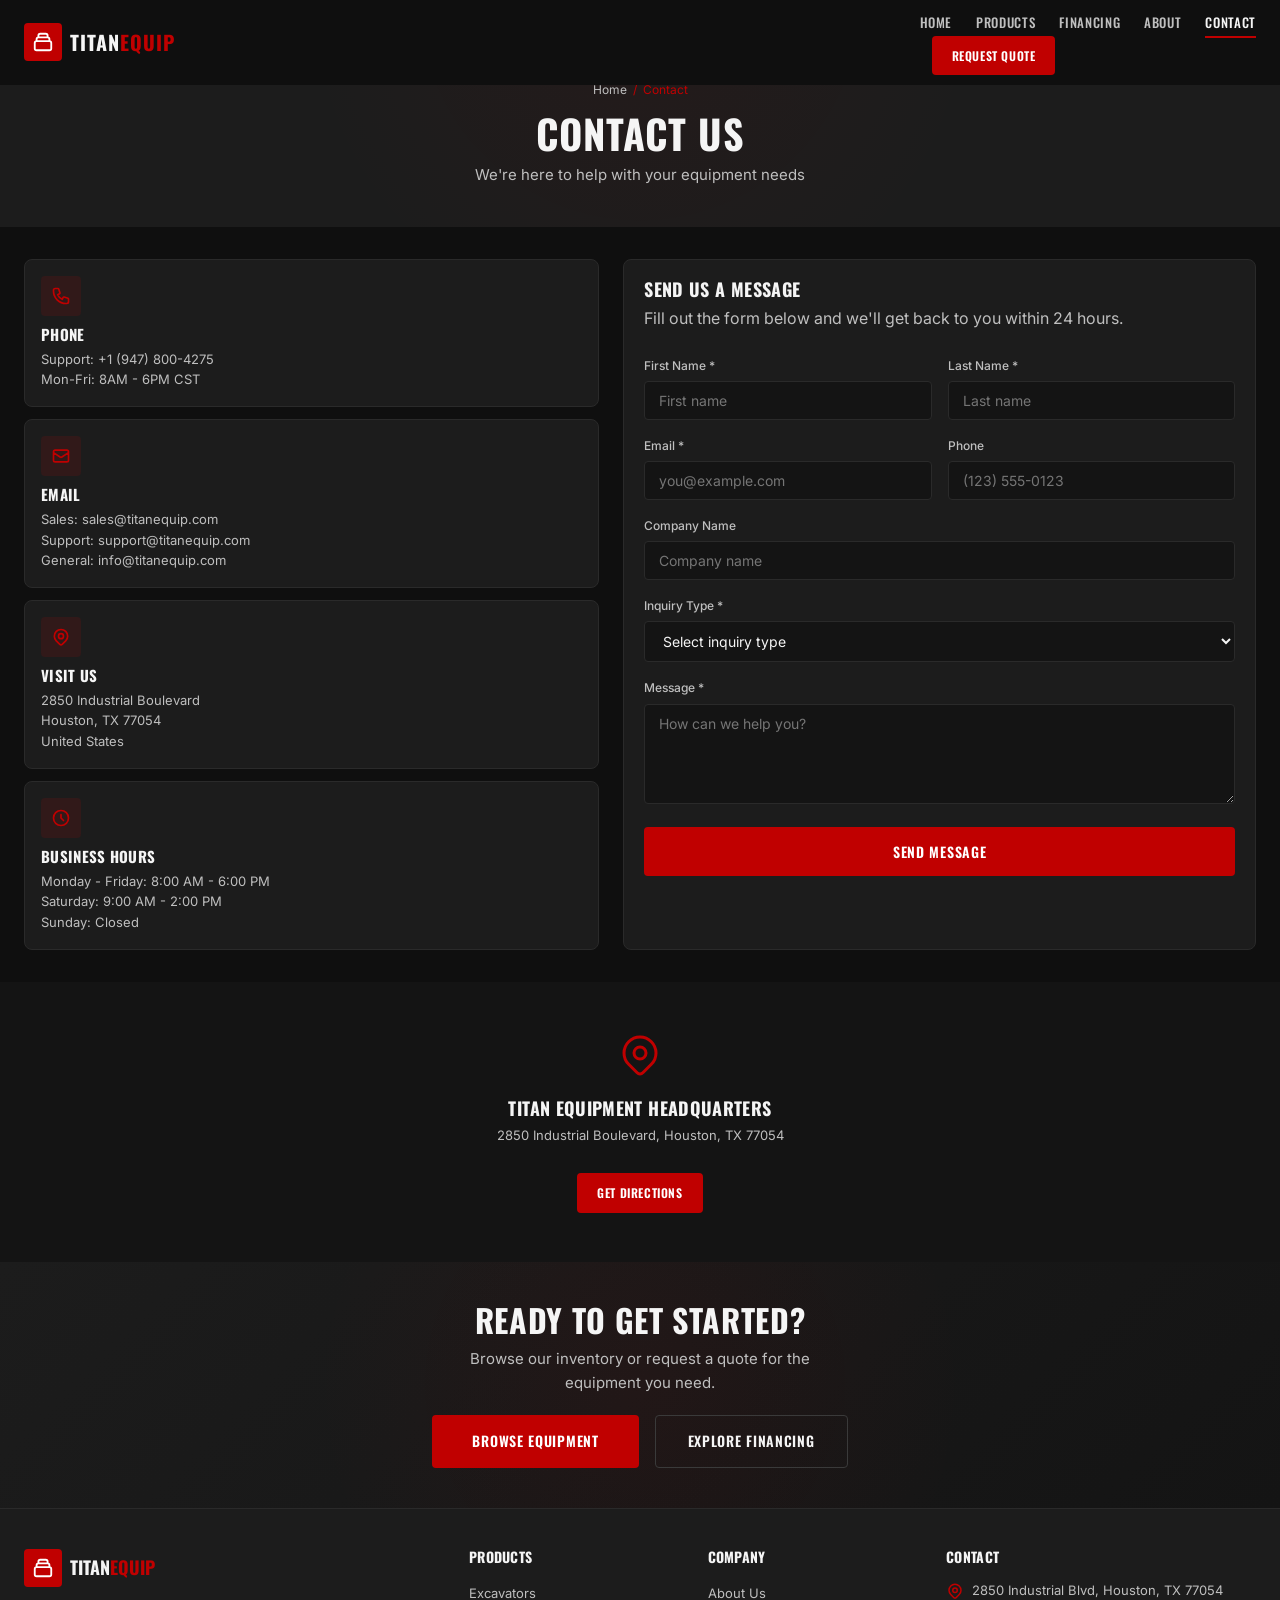
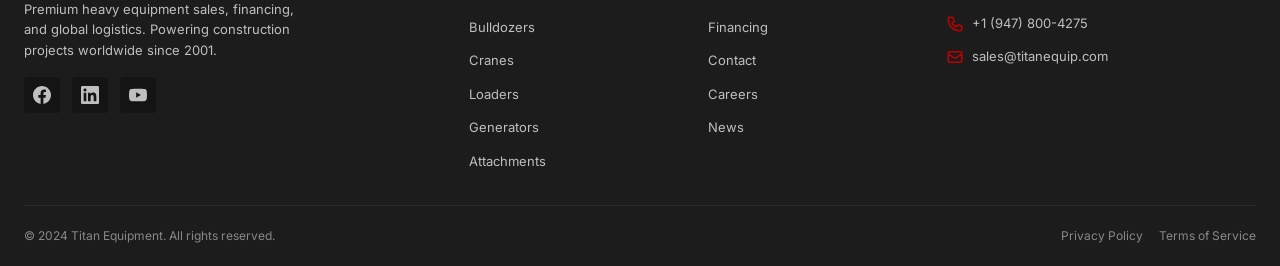
<file: contact.html>
<!DOCTYPE html>
<html lang="en">
<head>
  <meta charset="UTF-8">
  <meta name="viewport" content="width=device-width, initial-scale=1.0">
  <meta name="description" content="Contact Titan Equipment for heavy machinery sales, financing, and support. Reach our team by phone, email, or visit our Houston showroom.">
  <title>Contact Us | Titan Equipment</title>
  
  <!-- Google Fonts -->
  <link rel="preconnect" href="https://fonts.googleapis.com">
  <link rel="preconnect" href="https://fonts.gstatic.com" crossorigin>
  <link href="https://fonts.googleapis.com/css2?family=Inter:wght@400;500;600;700&family=Oswald:wght@400;500;600;700&display=swap" rel="stylesheet">
  
  <!-- Styles -->
  <link rel="stylesheet" href="style.css">
</head>
<body>
  <!-- Header -->
  <header class="header">
    <div class="container">
      <div class="header-inner">
        <a href="index.html" class="logo">
          <div class="logo-icon">
            <svg xmlns="http://www.w3.org/2000/svg" fill="none" viewBox="0 0 24 24" stroke="currentColor">
              <path stroke-linecap="round" stroke-linejoin="round" stroke-width="2" d="M19 11H5m14 0a2 2 0 012 2v6a2 2 0 01-2 2H5a2 2 0 01-2-2v-6a2 2 0 012-2m14 0V9a2 2 0 00-2-2M5 11V9a2 2 0 012-2m0 0V5a2 2 0 012-2h6a2 2 0 012 2v2M7 7h10" />
            </svg>
          </div>
          <span class="logo-text">TITAN<span>EQUIP</span></span>
        </a>
        
        <nav class="nav-desktop">
          <ul class="nav-list">
            <li><a href="index.html" class="nav-link">Home</a></li>
            <li><a href="products.html" class="nav-link">Products</a></li>
            <li><a href="financing.html" class="nav-link">Financing</a></li>
            <li><a href="about.html" class="nav-link">About</a></li>
            <li><a href="contact.html" class="nav-link active">Contact</a></li>
          </ul>
          <a href="contact.html" class="btn btn-primary nav-cta">Request Quote</a>
        </nav>
        
        <button class="menu-toggle" aria-label="Toggle menu">
          <span></span>
          <span></span>
          <span></span>
        </button>
      </div>
    </div>
  </header>
  
  <!-- Mobile Navigation -->
  <nav class="nav-mobile">
    <ul class="nav-list">
      <li><a href="index.html" class="nav-link">Home</a></li>
      <li><a href="products.html" class="nav-link">Products</a></li>
      <li><a href="financing.html" class="nav-link">Financing</a></li>
      <li><a href="about.html" class="nav-link">About</a></li>
      <li><a href="contact.html" class="nav-link active">Contact</a></li>
    </ul>
    <a href="contact.html" class="btn btn-primary">Request Quote</a>
  </nav>
  <div class="overlay"></div>

  <main>
    <!-- Page Header -->
    <section class="page-header">
      <div class="container">
        <div class="page-header-content">
          <nav class="breadcrumbs">
            <a href="index.html">Home</a>
            <span>/</span>
            <span>Contact</span>
          </nav>
          <h1 class="page-title">Contact Us</h1>
          <p class="page-subtitle">We're here to help with your equipment needs</p>
        </div>
      </div>
    </section>

    <!-- Contact Section -->
    <section class="contact">
      <div class="container">
        <div class="contact-grid">
          <!-- Contact Info -->
          <div class="contact-info">
            <div class="contact-card">
              <div class="contact-card-icon">
                <svg xmlns="http://www.w3.org/2000/svg" fill="none" viewBox="0 0 24 24" stroke="currentColor">
                  <path stroke-linecap="round" stroke-linejoin="round" stroke-width="2" d="M3 5a2 2 0 012-2h3.28a1 1 0 01.948.684l1.498 4.493a1 1 0 01-.502 1.21l-2.257 1.13a11.042 11.042 0 005.516 5.516l1.13-2.257a1 1 0 011.21-.502l4.493 1.498a1 1 0 01.684.949V19a2 2 0 01-2 2h-1C9.716 21 3 14.284 3 6V5z" />
                </svg>
              </div>
              <h4>Phone</h4>
              <p>Support: +1 (947) 800-4275<br>
              Mon-Fri: 8AM - 6PM CST</p>
            </div>
            
            <div class="contact-card">
              <div class="contact-card-icon">
                <svg xmlns="http://www.w3.org/2000/svg" fill="none" viewBox="0 0 24 24" stroke="currentColor">
                  <path stroke-linecap="round" stroke-linejoin="round" stroke-width="2" d="M3 8l7.89 5.26a2 2 0 002.22 0L21 8M5 19h14a2 2 0 002-2V7a2 2 0 00-2-2H5a2 2 0 00-2 2v10a2 2 0 002 2z" />
                </svg>
              </div>
              <h4>Email</h4>
              <p>Sales: sales@titanequip.com<br>
              Support: support@titanequip.com<br>
              General: info@titanequip.com</p>
            </div>
            
            <div class="contact-card">
              <div class="contact-card-icon">
                <svg xmlns="http://www.w3.org/2000/svg" fill="none" viewBox="0 0 24 24" stroke="currentColor">
                  <path stroke-linecap="round" stroke-linejoin="round" stroke-width="2" d="M17.657 16.657L13.414 20.9a1.998 1.998 0 01-2.827 0l-4.244-4.243a8 8 0 1111.314 0z" />
                  <path stroke-linecap="round" stroke-linejoin="round" stroke-width="2" d="M15 11a3 3 0 11-6 0 3 3 0 016 0z" />
                </svg>
              </div>
              <h4>Visit Us</h4>
              <p>2850 Industrial Boulevard<br>
              Houston, TX 77054<br>
              United States</p>
            </div>
            
            <div class="contact-card">
              <div class="contact-card-icon">
                <svg xmlns="http://www.w3.org/2000/svg" fill="none" viewBox="0 0 24 24" stroke="currentColor">
                  <path stroke-linecap="round" stroke-linejoin="round" stroke-width="2" d="M12 8v4l3 3m6-3a9 9 0 11-18 0 9 9 0 0118 0z" />
                </svg>
              </div>
              <h4>Business Hours</h4>
              <p>Monday - Friday: 8:00 AM - 6:00 PM<br>
              Saturday: 9:00 AM - 2:00 PM<br>
              Sunday: Closed</p>
            </div>
          </div>
          
          <!-- Contact Form -->
          <div class="contact-form-wrapper">
            <h3>Send Us a Message</h3>
            <p class="muted-note">Fill out the form below and we'll get back to you within 24 hours.</p>
            
            <form class="contact-form" onsubmit="event.preventDefault(); alert('Thank you for your message. We will get back to you within 24 hours.');">
              <div class="form-row">
                <div class="form-group">
                  <label class="form-label" for="first-name">First Name *</label>
                  <input id="first-name" type="text" class="form-input" placeholder="First name" required>
                </div>
                <div class="form-group">
                  <label class="form-label" for="last-name">Last Name *</label>
                  <input id="last-name" type="text" class="form-input" placeholder="Last name" required>
                </div>
              </div>
              
              <div class="form-row">
                <div class="form-group">
                  <label class="form-label" for="email">Email *</label>
                  <input id="email" type="email" class="form-input" placeholder="you@example.com" required>
                </div>
                <div class="form-group">
                  <label class="form-label" for="phone">Phone</label>
                  <input id="phone" type="tel" class="form-input" placeholder="(123) 555-0123">
                </div>
              </div>
              
              <div class="form-group">
                <label class="form-label" for="company">Company Name</label>
                <input id="company" type="text" class="form-input" placeholder="Company name">
              </div>
              
              <div class="form-group">
                <label class="form-label" for="inquiry-type">Inquiry Type *</label>
                <select id="inquiry-type" class="form-select" required>
                  <option value="">Select inquiry type</option>
                  <option value="sales">Equipment Sales</option>
                  <option value="financing">Financing</option>
                  <option value="parts">Parts & Service</option>
                  <option value="shipping">Shipping & Logistics</option>
                  <option value="other">Other</option>
                </select>
              </div>
              
              <div class="form-group">
                <label class="form-label" for="message">Message *</label>
                <textarea id="message" class="form-textarea" placeholder="How can we help you?" required></textarea>
              </div>
              
              <button type="submit" class="btn btn-primary btn-large btn-full">Send Message</button>
            </form>
          </div>
        </div>
      </div>
    </section>

    <!-- Map Section -->
    <section class="map-section">
          <div class="map-container">
        <div class="map-placeholder">
          <svg xmlns="http://www.w3.org/2000/svg" fill="none" viewBox="0 0 24 24" stroke="currentColor">
            <path stroke-linecap="round" stroke-linejoin="round" stroke-width="1.5" d="M17.657 16.657L13.414 20.9a1.998 1.998 0 01-2.827 0l-4.244-4.243a8 8 0 1111.314 0z" />
            <path stroke-linecap="round" stroke-linejoin="round" stroke-width="1.5" d="M15 11a3 3 0 11-6 0 3 3 0 016 0z" />
          </svg>
          <h3 class="map-heading">Titan Equipment Headquarters</h3>
          <p class="muted-note">2850 Industrial Boulevard, Houston, TX 77054</p>
          <a href="https://maps.google.com" target="_blank" rel="noopener noreferrer" class="btn btn-primary mt-3">Get Directions</a>
        </div>
      </div>
    </section>

    <!-- CTA Section -->
    <section class="cta-section">
      <div class="container">
        <div class="cta-content">
          <h2 class="cta-title">Ready to Get Started?</h2>
          <p class="cta-description">Browse our inventory or request a quote for the equipment you need.</p>
          <div class="cta-buttons">
            <a href="products.html" class="btn btn-large cta-button">Browse Equipment</a>
            <a href="financing.html" class="btn btn-secondary btn-large">Explore Financing</a>
          </div>
        </div>
      </div>
    </section>
  </main>

  <!-- Footer -->
  <footer class="footer">
    <div class="container">
      <div class="footer-grid">
        <div class="footer-brand">
          <div class="footer-logo">
            <div class="logo-icon">
              <svg xmlns="http://www.w3.org/2000/svg" fill="none" viewBox="0 0 24 24" stroke="currentColor">
                <path stroke-linecap="round" stroke-linejoin="round" stroke-width="2" d="M19 11H5m14 0a2 2 0 012 2v6a2 2 0 01-2 2H5a2 2 0 01-2-2v-6a2 2 0 012-2m14 0V9a2 2 0 00-2-2M5 11V9a2 2 0 012-2m0 0V5a2 2 0 012-2h6a2 2 0 012 2v2M7 7h10" />
              </svg>
            </div>
            <span class="footer-logo-text">TITAN<span>EQUIP</span></span>
          </div>
          <p class="footer-description">Premium heavy equipment sales, financing, and global logistics. Powering construction projects worldwide since 2001.</p>
          <div class="footer-social">
            <a href="#" aria-label="Facebook">
              <svg xmlns="http://www.w3.org/2000/svg" fill="currentColor" viewBox="0 0 24 24">
                <path d="M24 12.073c0-6.627-5.373-12-12-12s-12 5.373-12 12c0 5.99 4.388 10.954 10.125 11.854v-8.385H7.078v-3.47h3.047V9.43c0-3.007 1.792-4.669 4.533-4.669 1.312 0 2.686.235 2.686.235v2.953H15.83c-1.491 0-1.956.925-1.956 1.874v2.25h3.328l-.532 3.47h-2.796v8.385C19.612 23.027 24 18.062 24 12.073z"/>
              </svg>
            </a>
            <a href="#" aria-label="LinkedIn">
              <svg xmlns="http://www.w3.org/2000/svg" fill="currentColor" viewBox="0 0 24 24">
                <path d="M20.447 20.452h-3.554v-5.569c0-1.328-.027-3.037-1.852-3.037-1.853 0-2.136 1.445-2.136 2.939v5.667H9.351V9h3.414v1.561h.046c.477-.9 1.637-1.85 3.37-1.85 3.601 0 4.267 2.37 4.267 5.455v6.286zM5.337 7.433c-1.144 0-2.063-.926-2.063-2.065 0-1.138.92-2.063 2.063-2.063 1.14 0 2.064.925 2.064 2.063 0 1.139-.925 2.065-2.064 2.065zm1.782 13.019H3.555V9h3.564v11.452zM22.225 0H1.771C.792 0 0 .774 0 1.729v20.542C0 23.227.792 24 1.771 24h20.451C23.2 24 24 23.227 24 22.271V1.729C24 .774 23.2 0 22.222 0h.003z"/>
              </svg>
            </a>
            <a href="#" aria-label="YouTube">
              <svg xmlns="http://www.w3.org/2000/svg" fill="currentColor" viewBox="0 0 24 24">
                <path d="M23.498 6.186a3.016 3.016 0 0 0-2.122-2.136C19.505 3.545 12 3.545 12 3.545s-7.505 0-9.377.505A3.017 3.017 0 0 0 .502 6.186C0 8.07 0 12 0 12s0 3.93.502 5.814a3.016 3.016 0 0 0 2.122 2.136c1.871.505 9.376.505 9.376.505s7.505 0 9.377-.505a3.015 3.015 0 0 0 2.122-2.136C24 15.93 24 12 24 12s0-3.93-.502-5.814zM9.545 15.568V8.432L15.818 12l-6.273 3.568z"/>
              </svg>
            </a>
          </div>
        </div>
        
        <div class="footer-links-column">
          <h4 class="footer-title">Products</h4>
          <ul class="footer-links">
            <li><a href="products.html">Excavators</a></li>
            <li><a href="products.html">Bulldozers</a></li>
            <li><a href="products.html">Cranes</a></li>
            <li><a href="products.html">Loaders</a></li>
            <li><a href="products.html">Generators</a></li>
            <li><a href="products.html">Attachments</a></li>
          </ul>
        </div>
        
        <div class="footer-links-column">
          <h4 class="footer-title">Company</h4>
          <ul class="footer-links">
            <li><a href="about.html">About Us</a></li>
            <li><a href="financing.html">Financing</a></li>
            <li><a href="contact.html">Contact</a></li>
            <li><a href="#">Careers</a></li>
            <li><a href="#">News</a></li>
          </ul>
        </div>
        
        <div class="footer-contact-column">
          <h4 class="footer-title">Contact</h4>
          <div class="footer-contact">
            <div class="footer-contact-item">
              <svg xmlns="http://www.w3.org/2000/svg" fill="none" viewBox="0 0 24 24" stroke="currentColor">
                <path stroke-linecap="round" stroke-linejoin="round" stroke-width="2" d="M17.657 16.657L13.414 20.9a1.998 1.998 0 01-2.827 0l-4.244-4.243a8 8 0 1111.314 0z" />
                <path stroke-linecap="round" stroke-linejoin="round" stroke-width="2" d="M15 11a3 3 0 11-6 0 3 3 0 016 0z" />
              </svg>
              <span>2850 Industrial Blvd, Houston, TX 77054</span>
            </div>
            <div class="footer-contact-item">
              <svg xmlns="http://www.w3.org/2000/svg" fill="none" viewBox="0 0 24 24" stroke="currentColor">
                <path stroke-linecap="round" stroke-linejoin="round" stroke-width="2" d="M3 5a2 2 0 012-2h3.28a1 1 0 01.948.684l1.498 4.493a1 1 0 01-.502 1.21l-2.257 1.13a11.042 11.042 0 005.516 5.516l1.13-2.257a1 1 0 011.21-.502l4.493 1.498a1 1 0 01.684.949V19a2 2 0 01-2 2h-1C9.716 21 3 14.284 3 6V5z" />
              </svg>
              <span>+1 (947) 800-4275</span>
            </div>
            <div class="footer-contact-item">
              <svg xmlns="http://www.w3.org/2000/svg" fill="none" viewBox="0 0 24 24" stroke="currentColor">
                <path stroke-linecap="round" stroke-linejoin="round" stroke-width="2" d="M3 8l7.89 5.26a2 2 0 002.22 0L21 8M5 19h14a2 2 0 002-2V7a2 2 0 00-2-2H5a2 2 0 00-2 2v10a2 2 0 002 2z" />
              </svg>
              <span>sales@titanequip.com</span>
            </div>
          </div>
        </div>
      </div>
      
      <div class="footer-bottom">
        <p class="footer-copyright">&copy; 2024 Titan Equipment. All rights reserved.</p>
        <div class="footer-legal">
          <a href="#">Privacy Policy</a>
          <a href="#">Terms of Service</a>
        </div>
      </div>
    </div>
  </footer>

  <!-- Scripts -->
  <script src="main.js"></script>
  <!--Start of Tawk.to Script-->
<script type="text/javascript">
var Tawk_API=Tawk_API||{}, Tawk_LoadStart=new Date();
(function(){
var s1=document.createElement("script"),s0=document.getElementsByTagName("script")[0];
s1.async=true;
s1.src='https://embed.tawk.to/69a24ea4730f651c3614087b/1jih14gm2';
s1.charset='UTF-8';
s1.setAttribute('crossorigin','*');
s0.parentNode.insertBefore(s1,s0);
})();
</script>
<!--End of Tawk.to Script-->
</body>
</html>
</file>
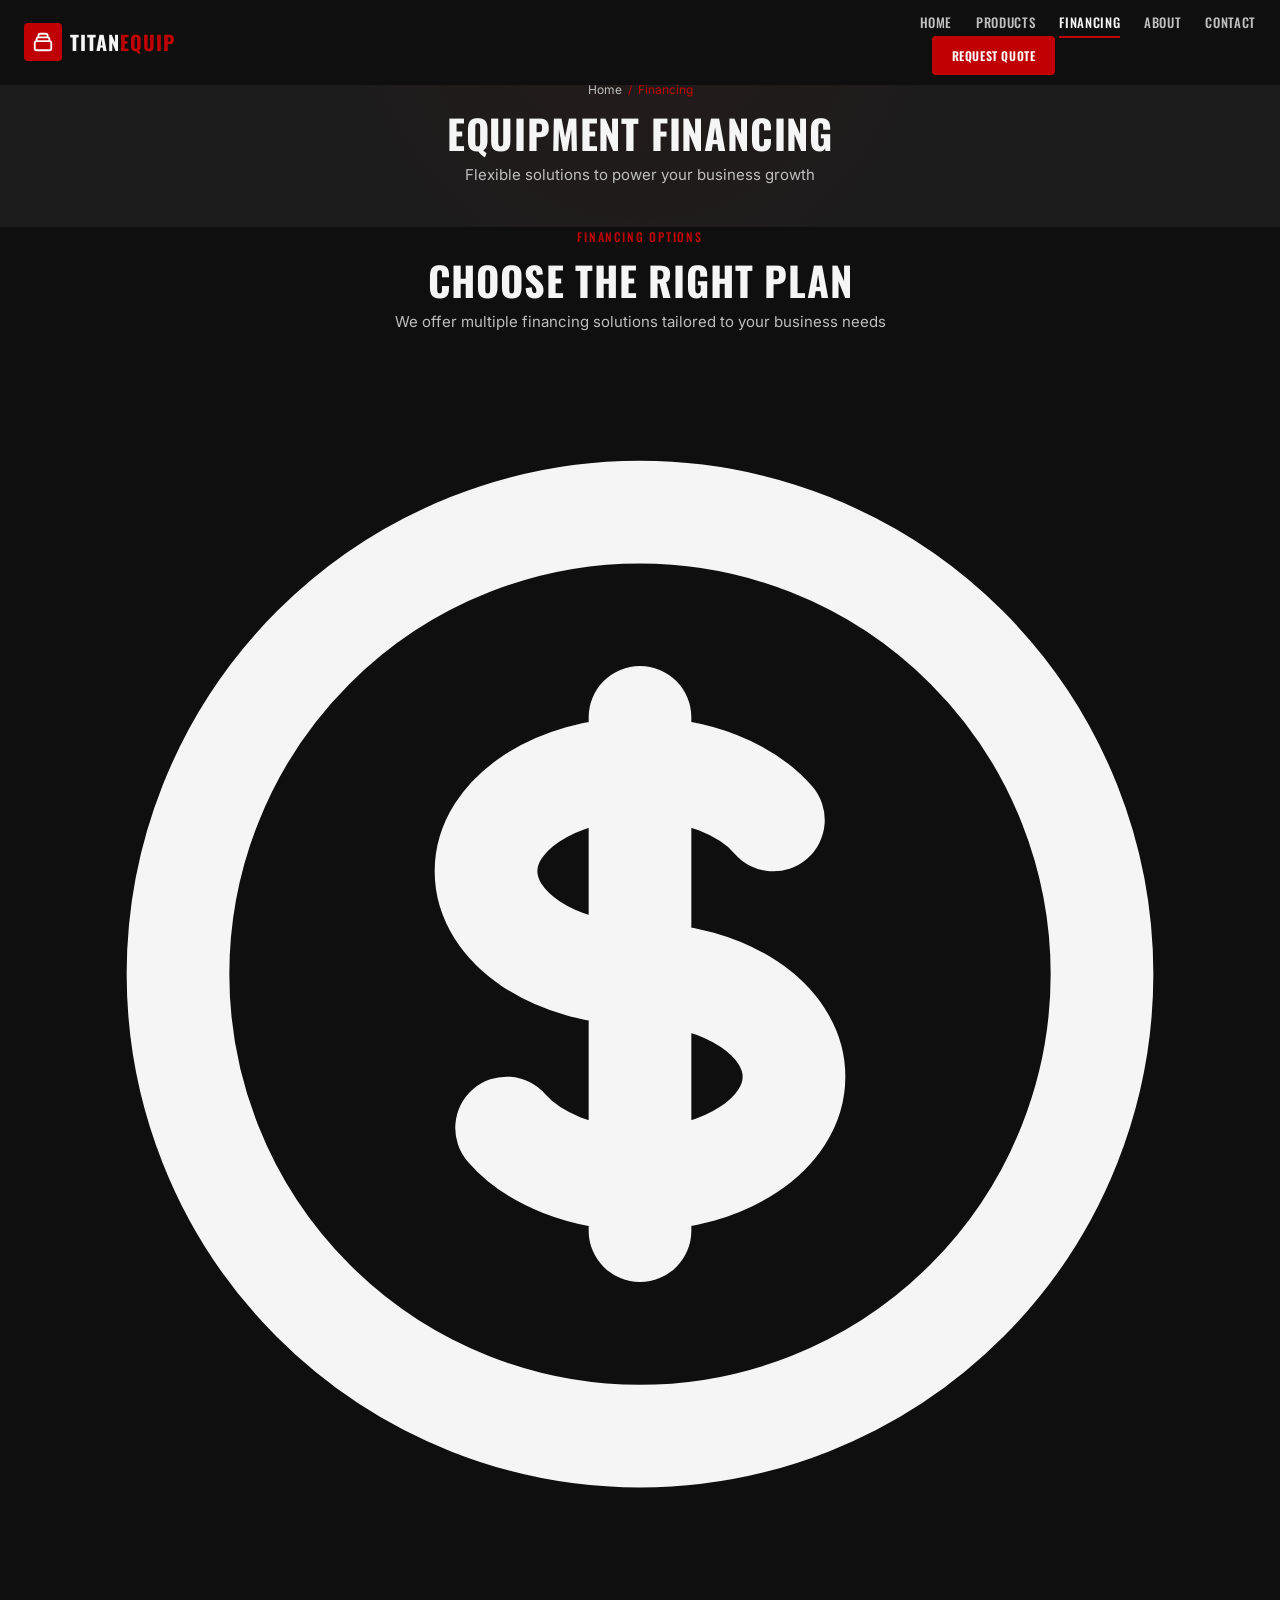
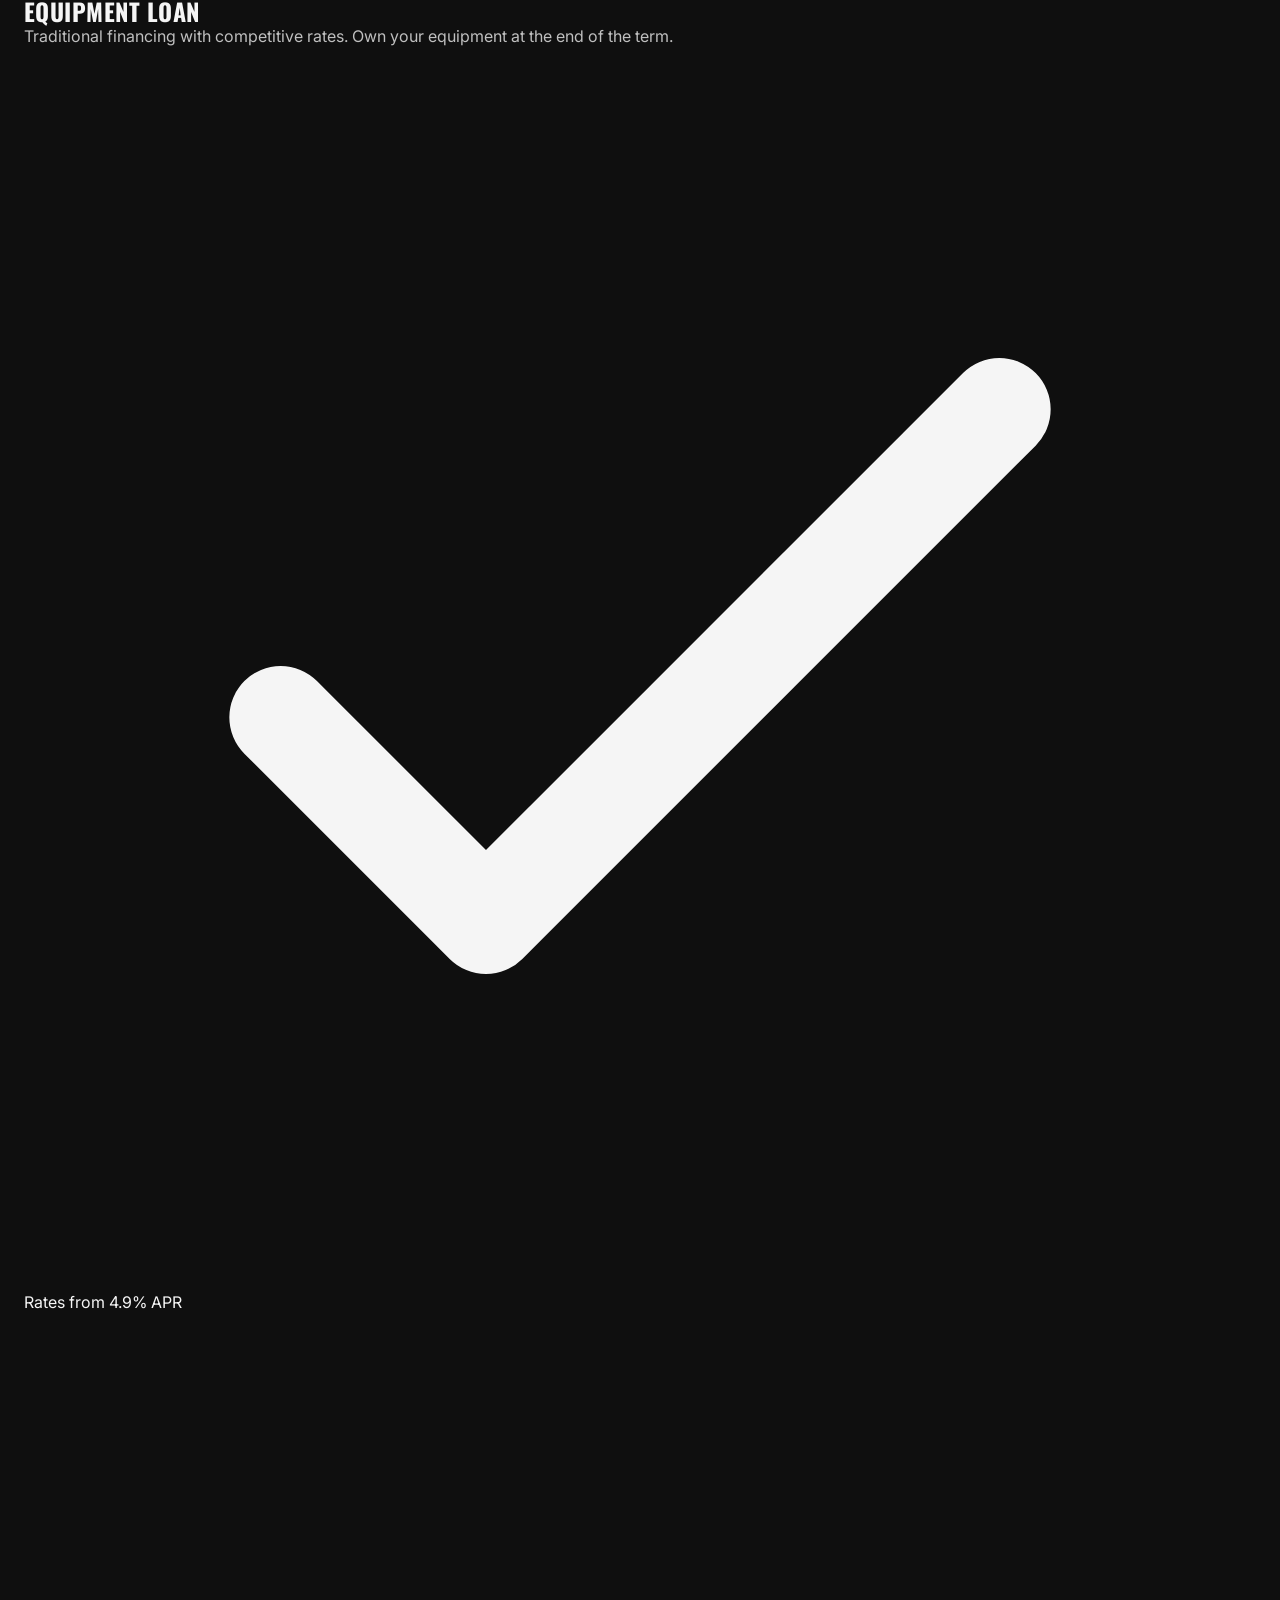
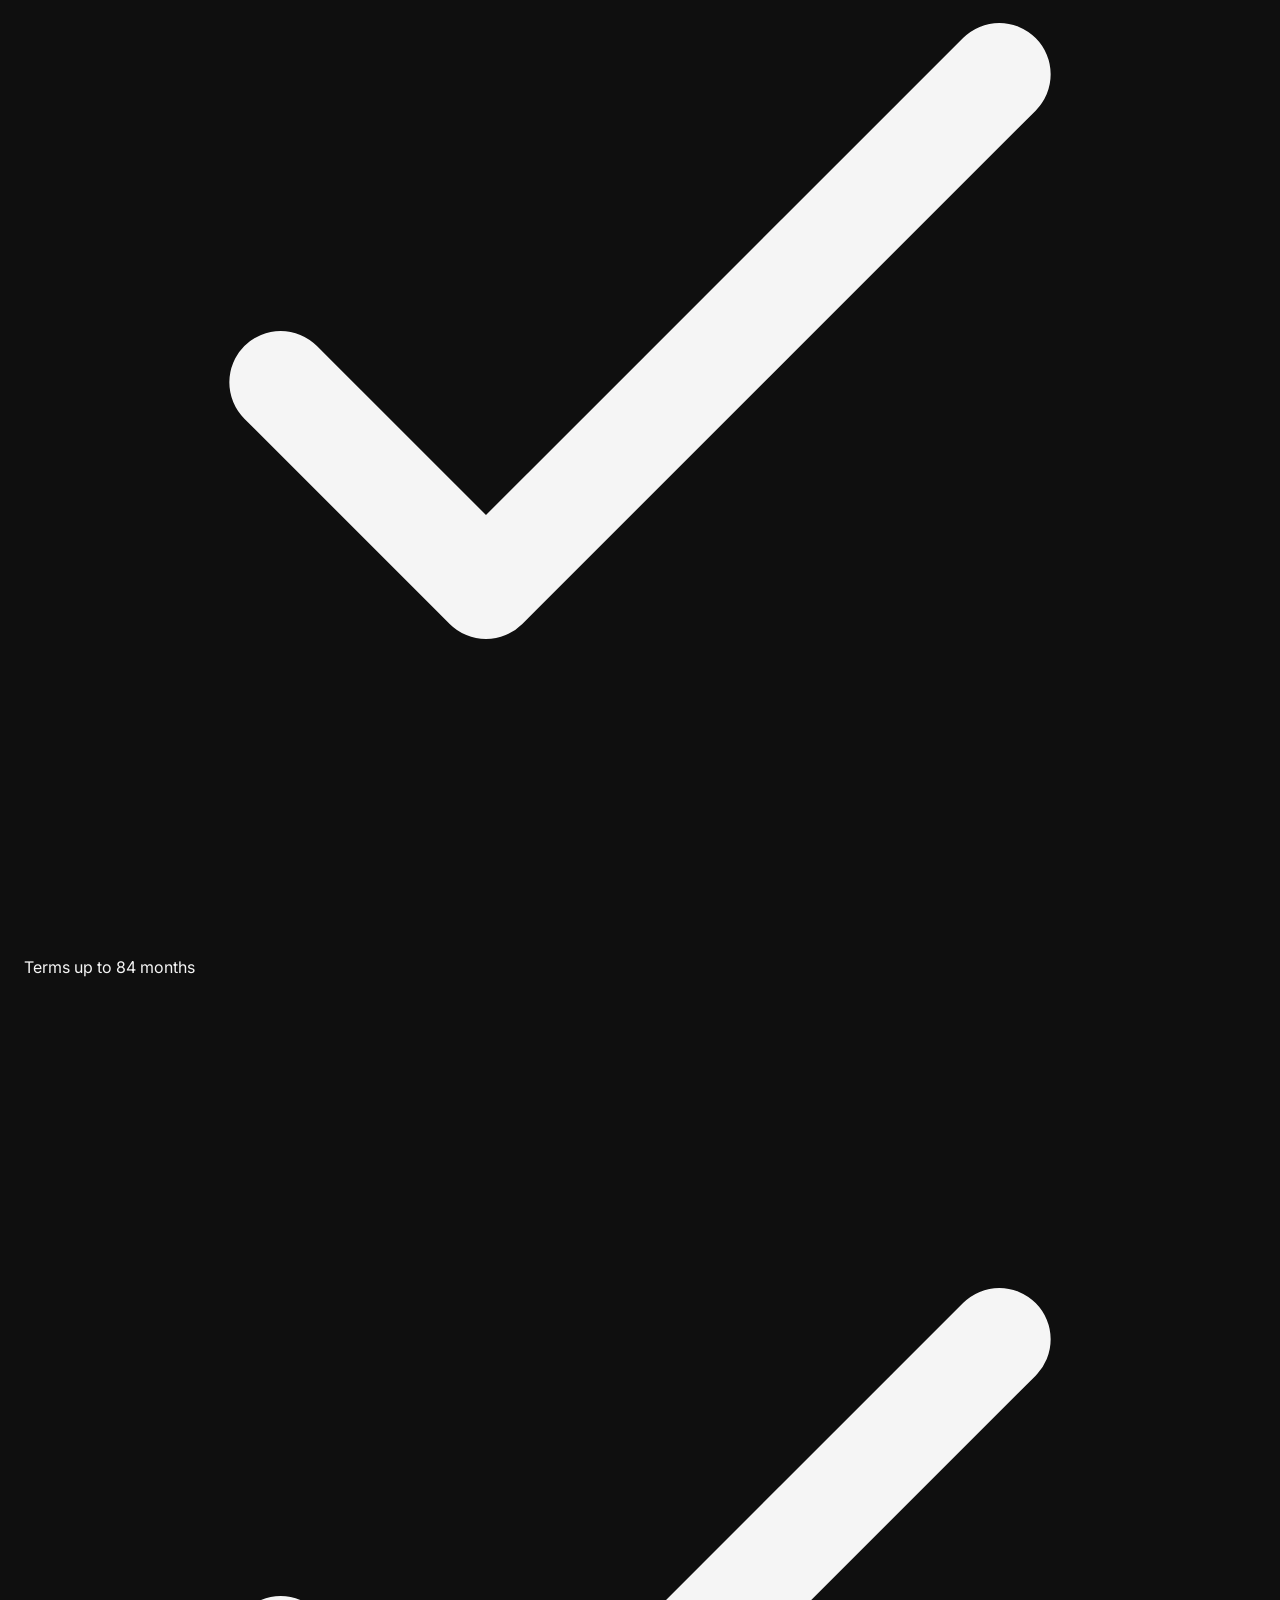
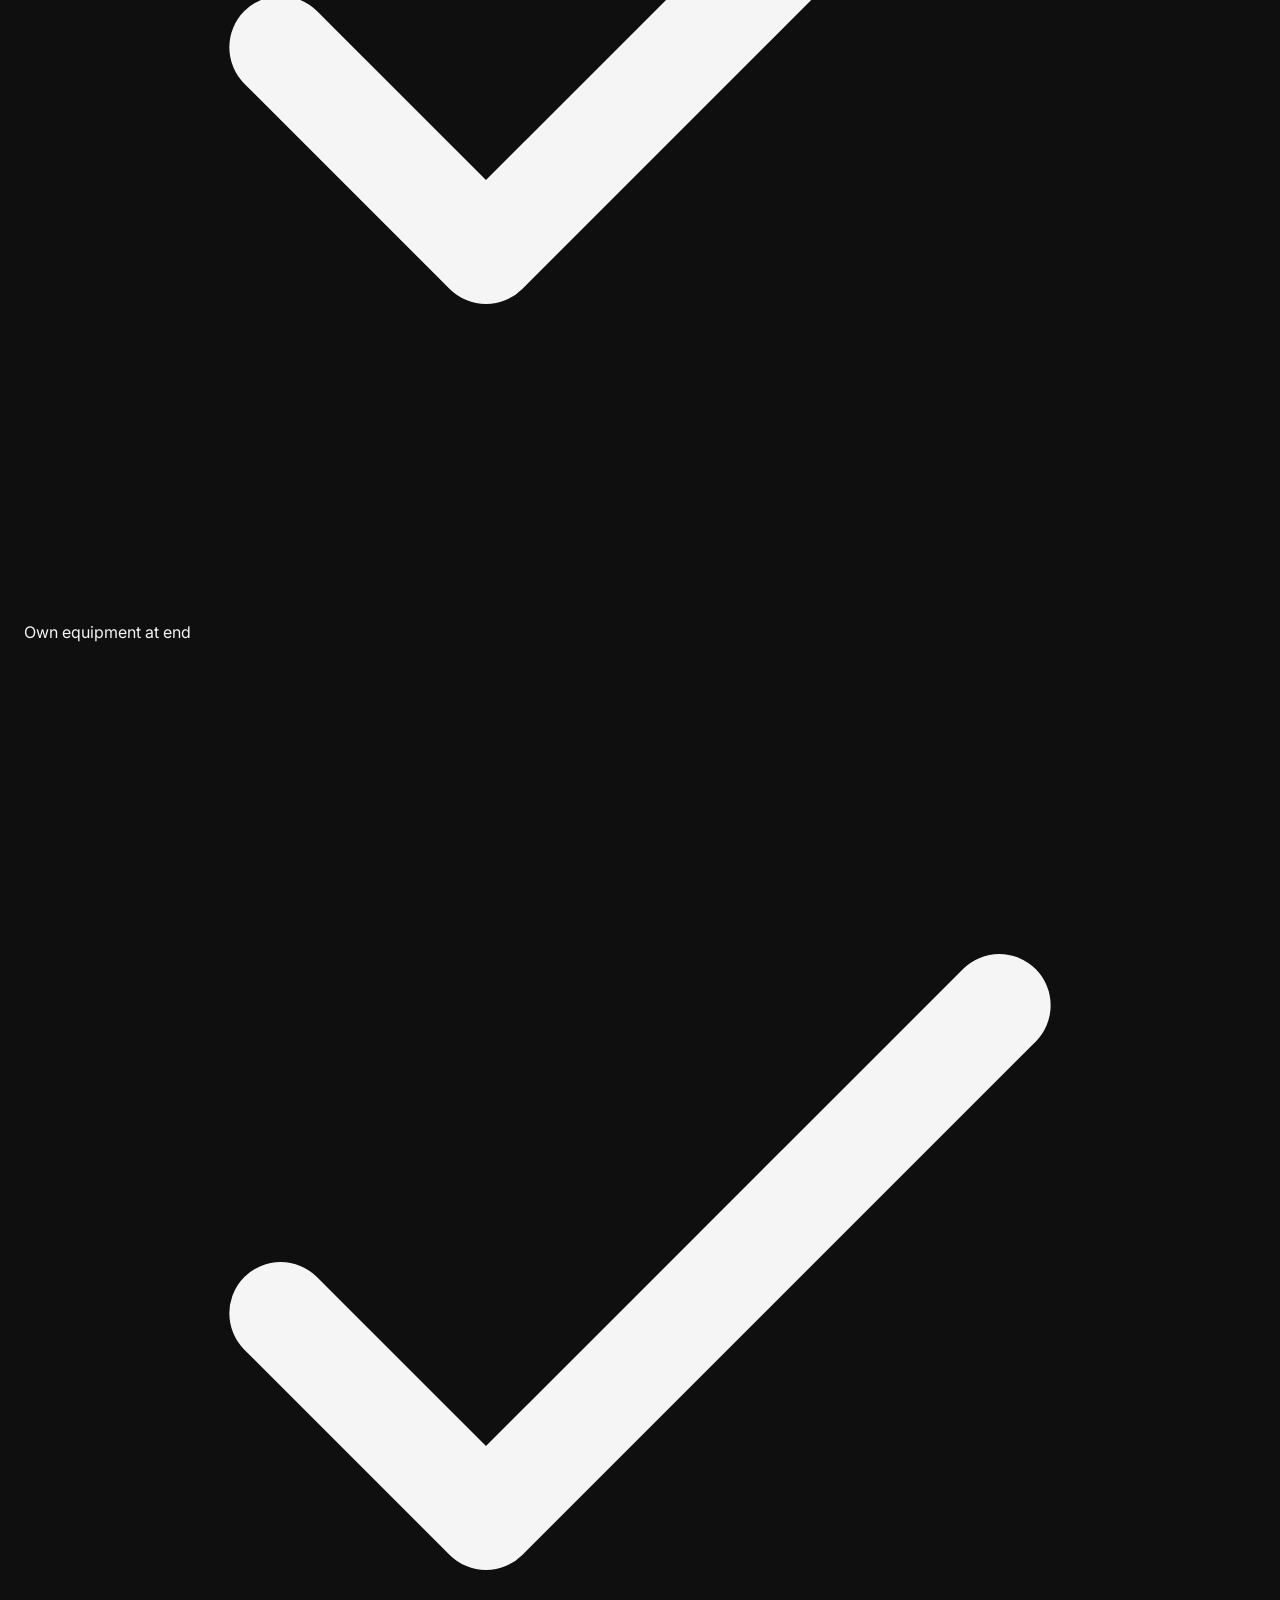
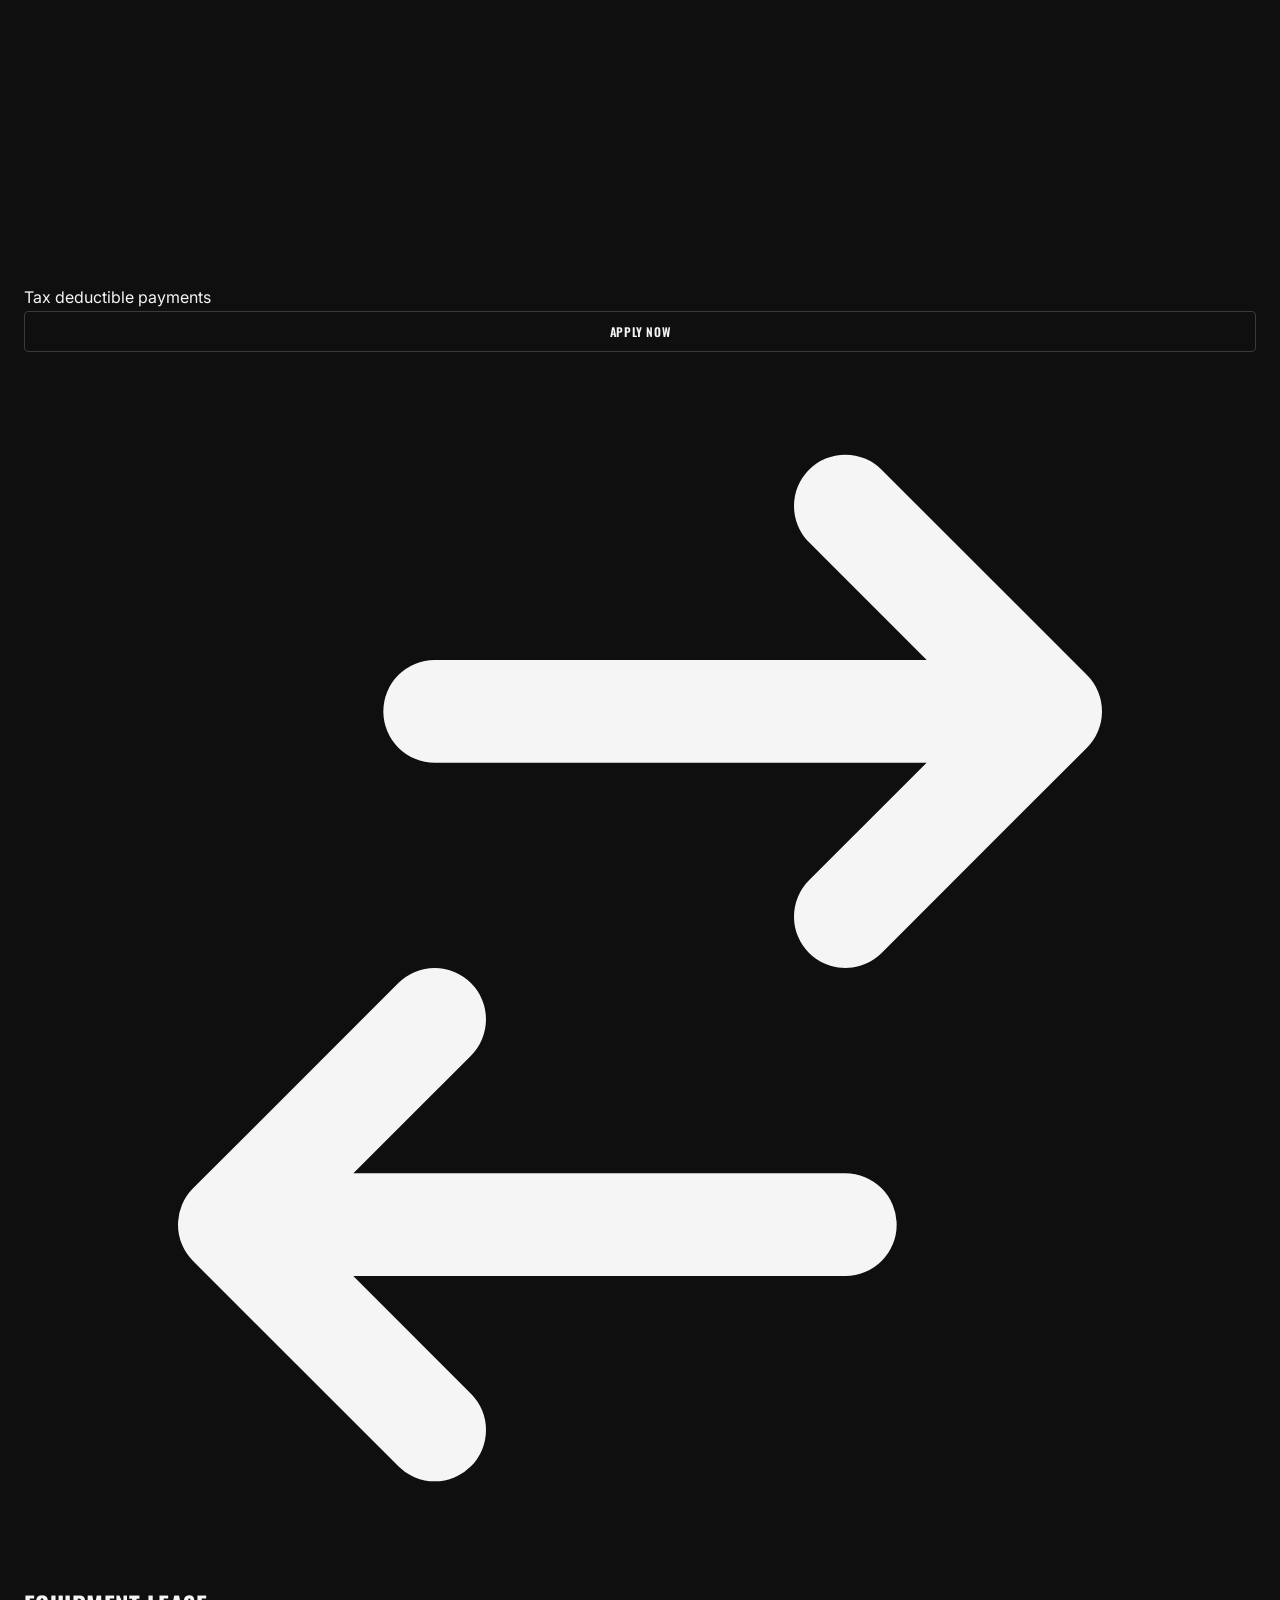
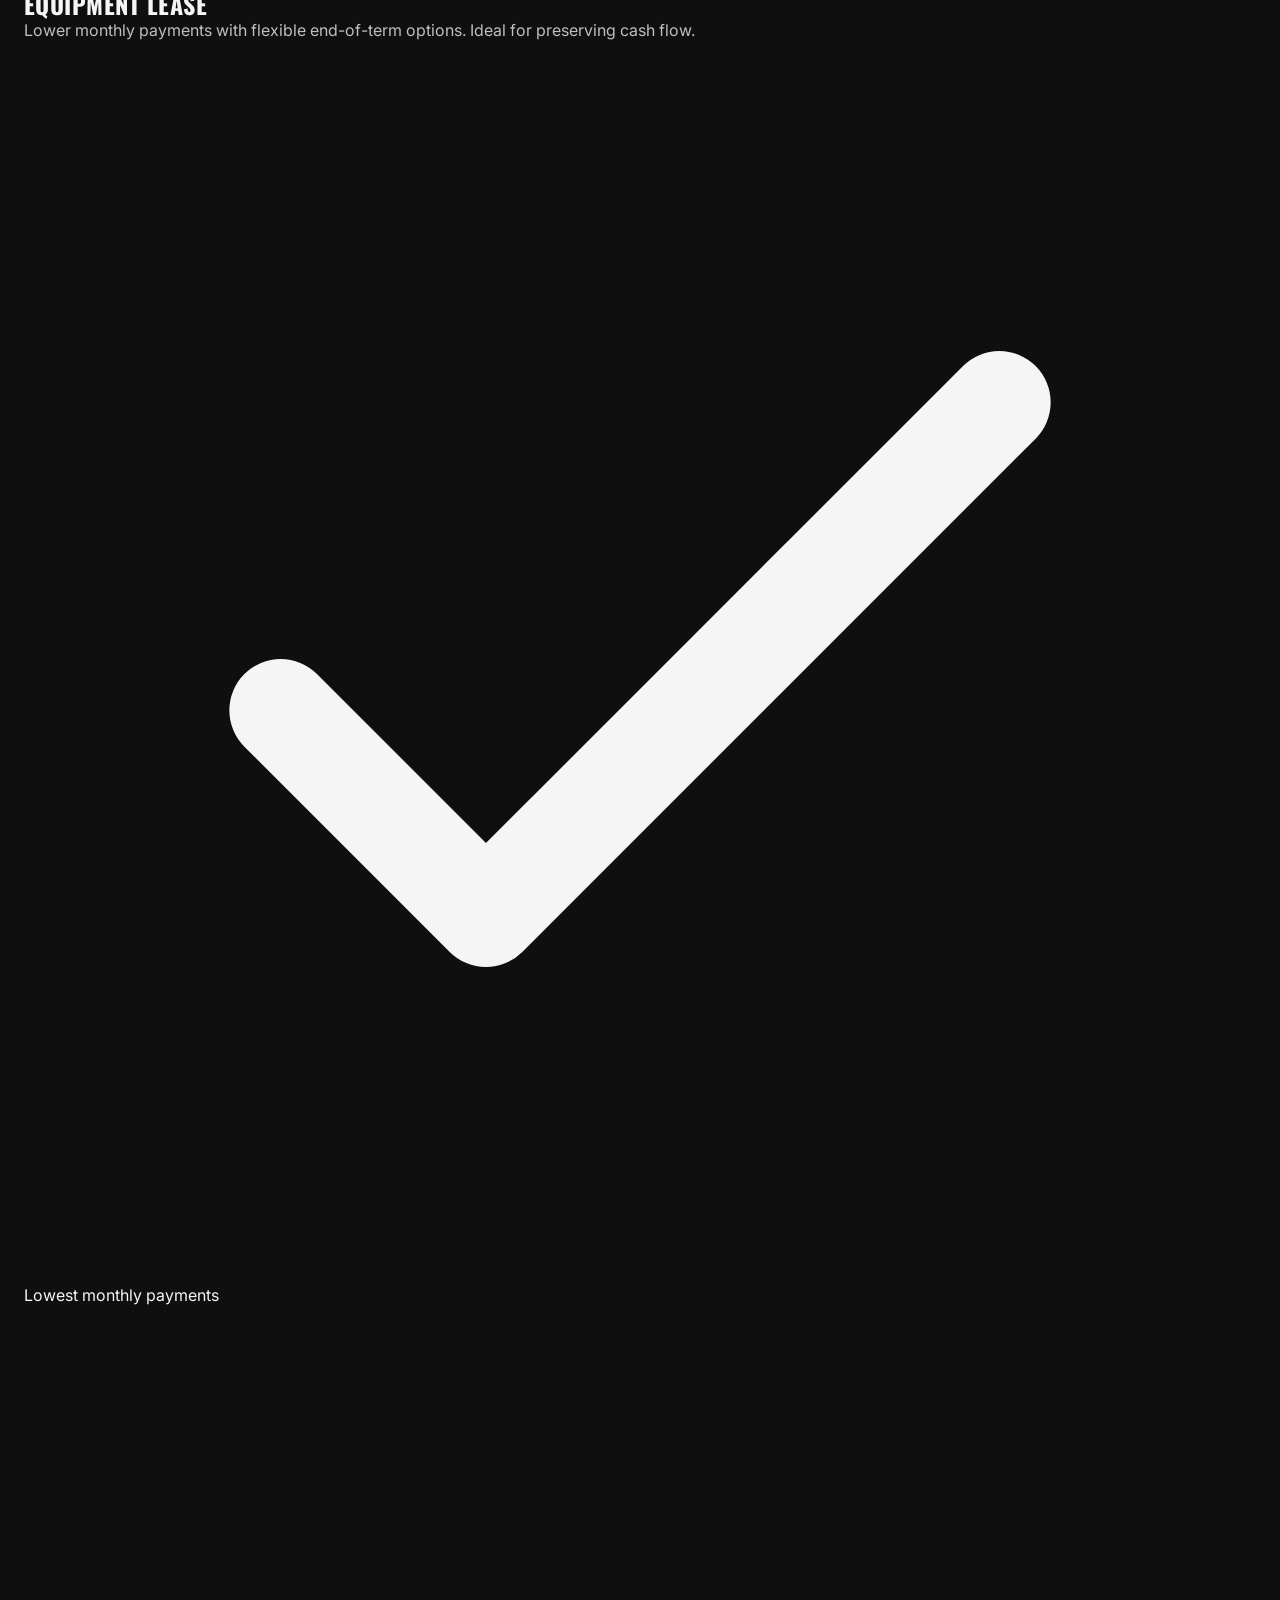
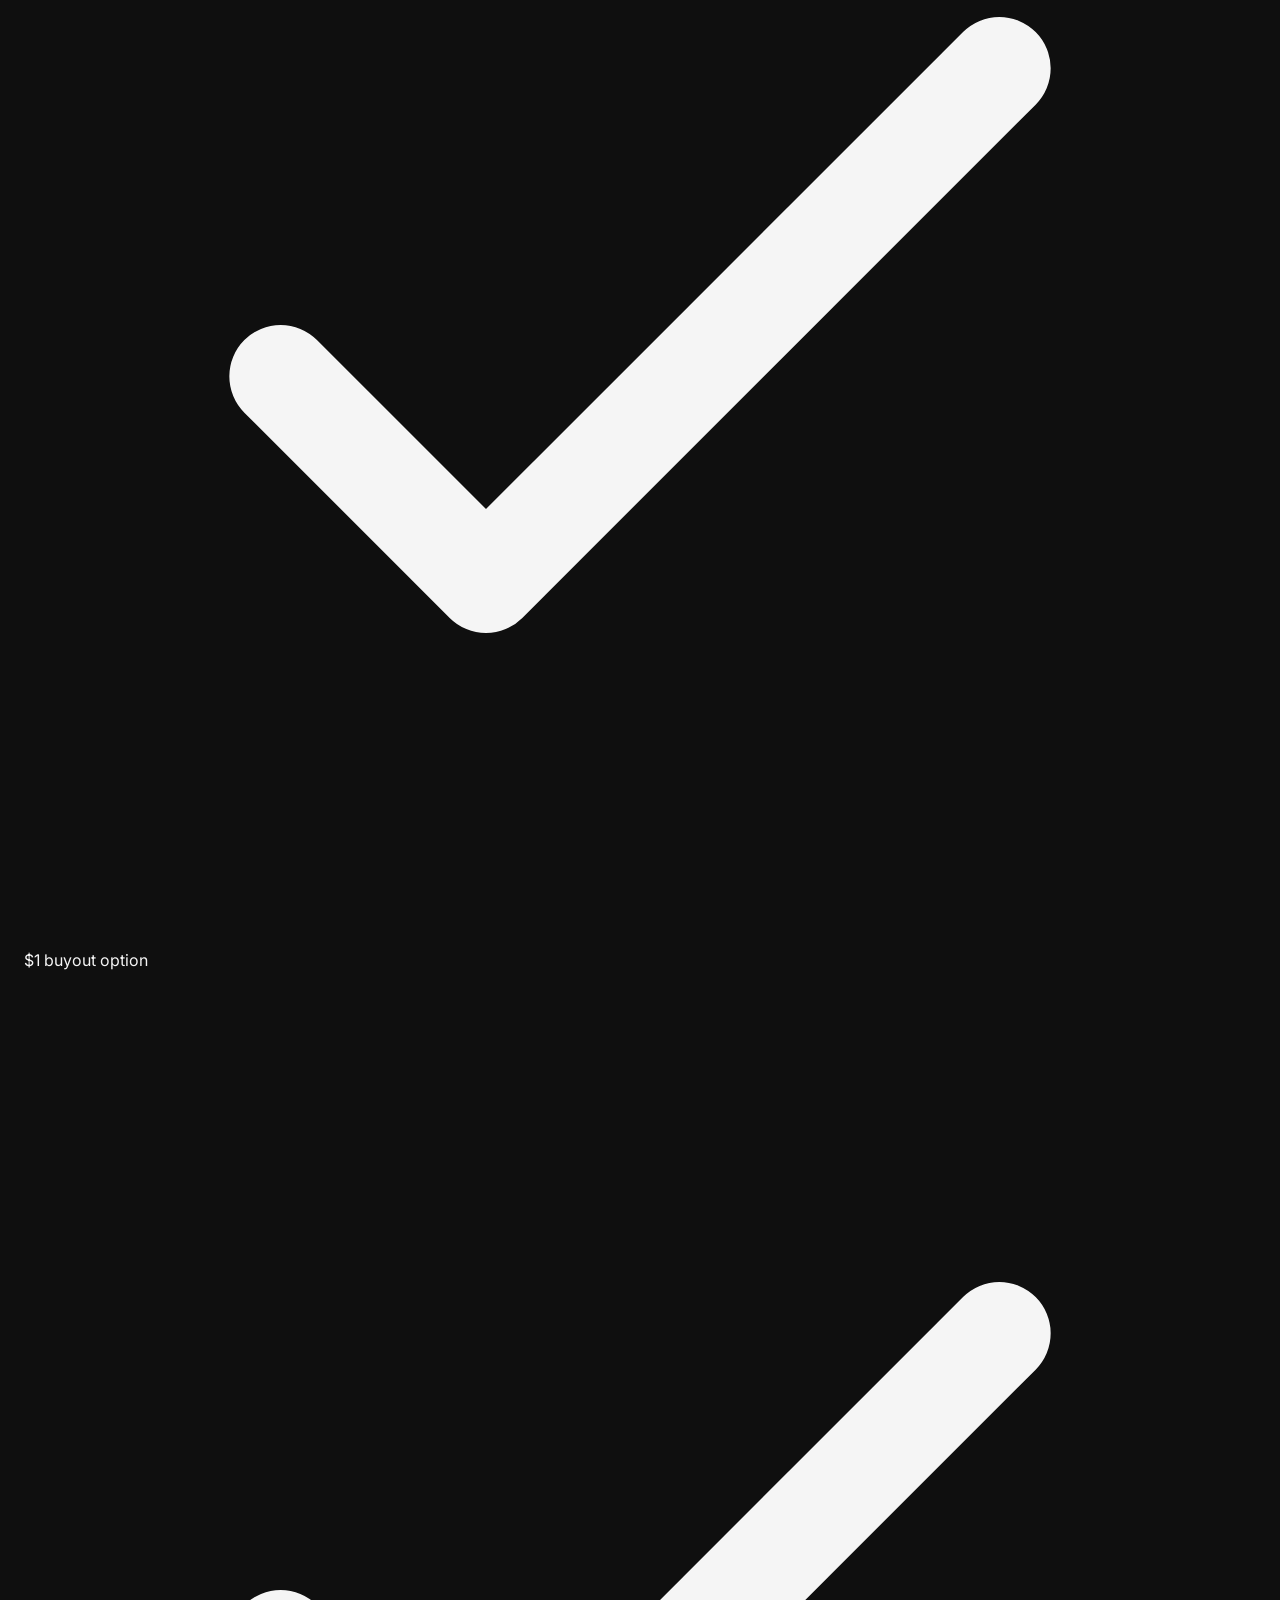
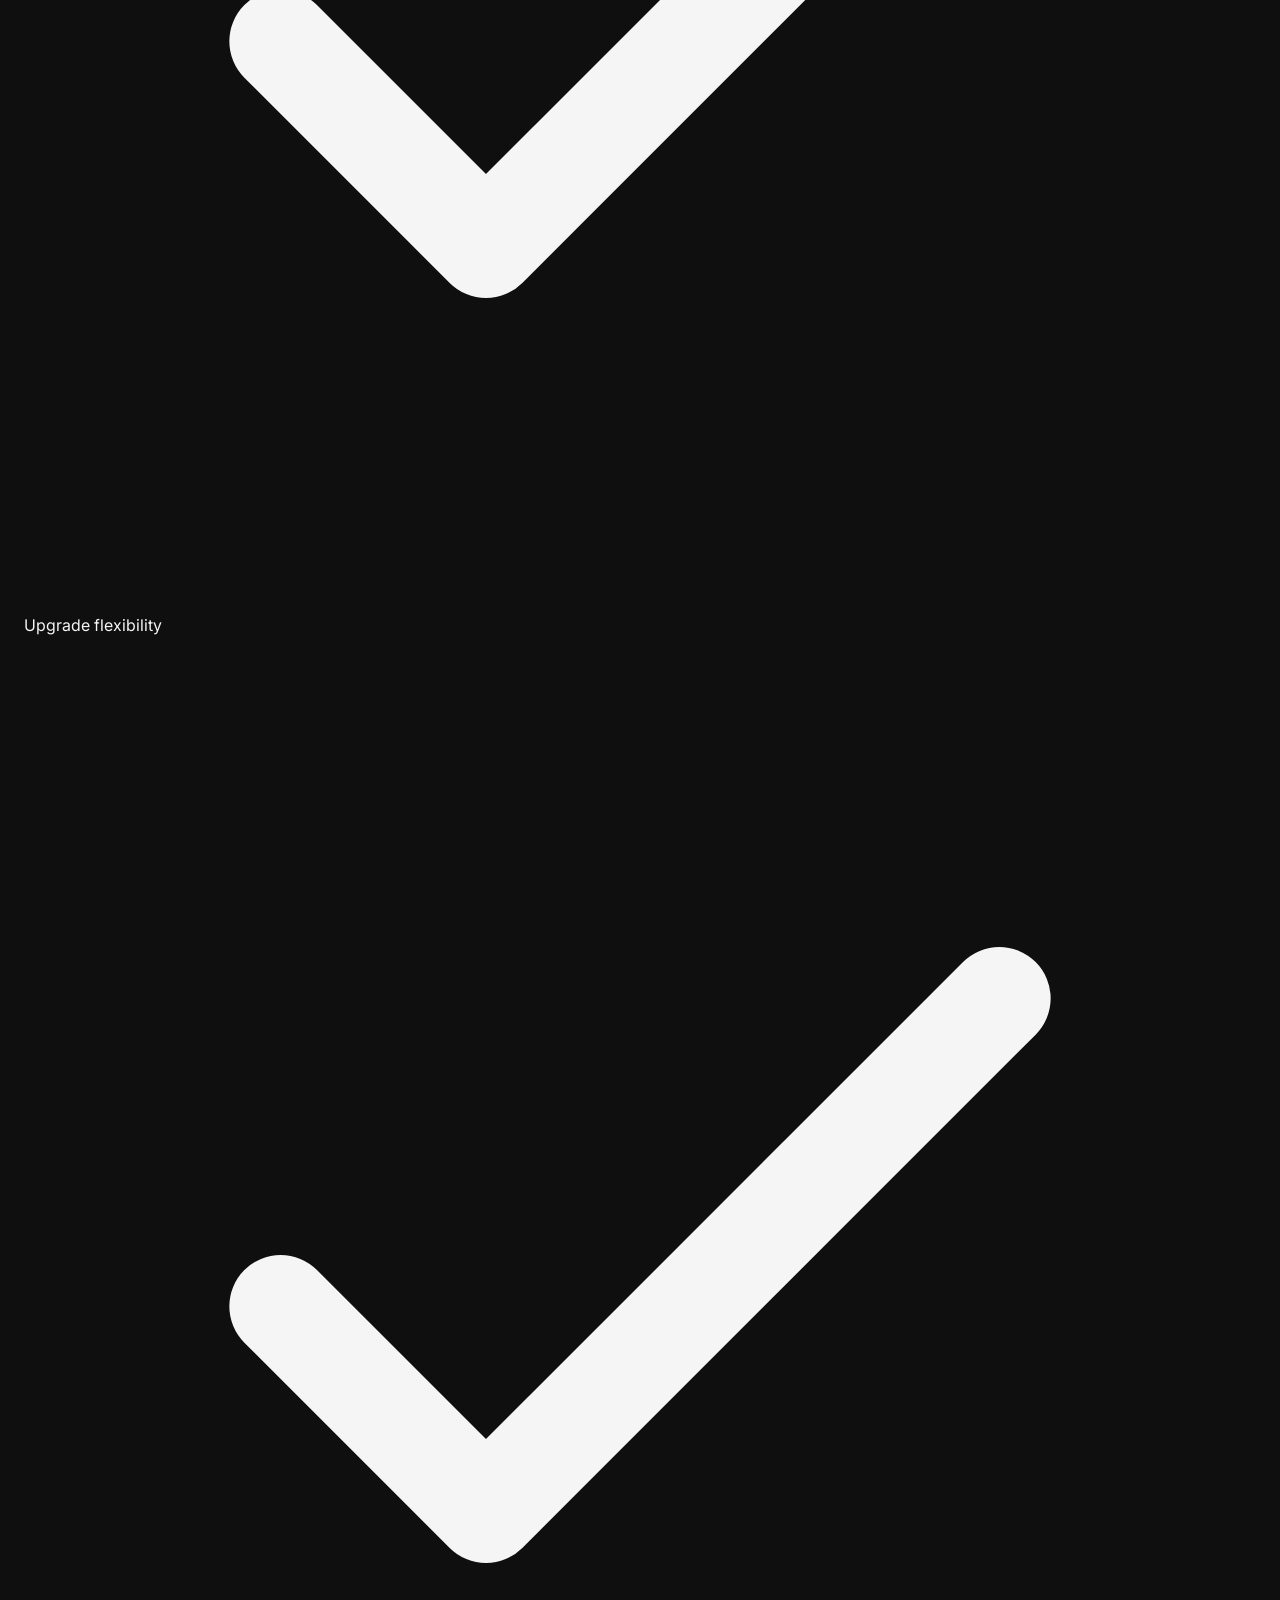
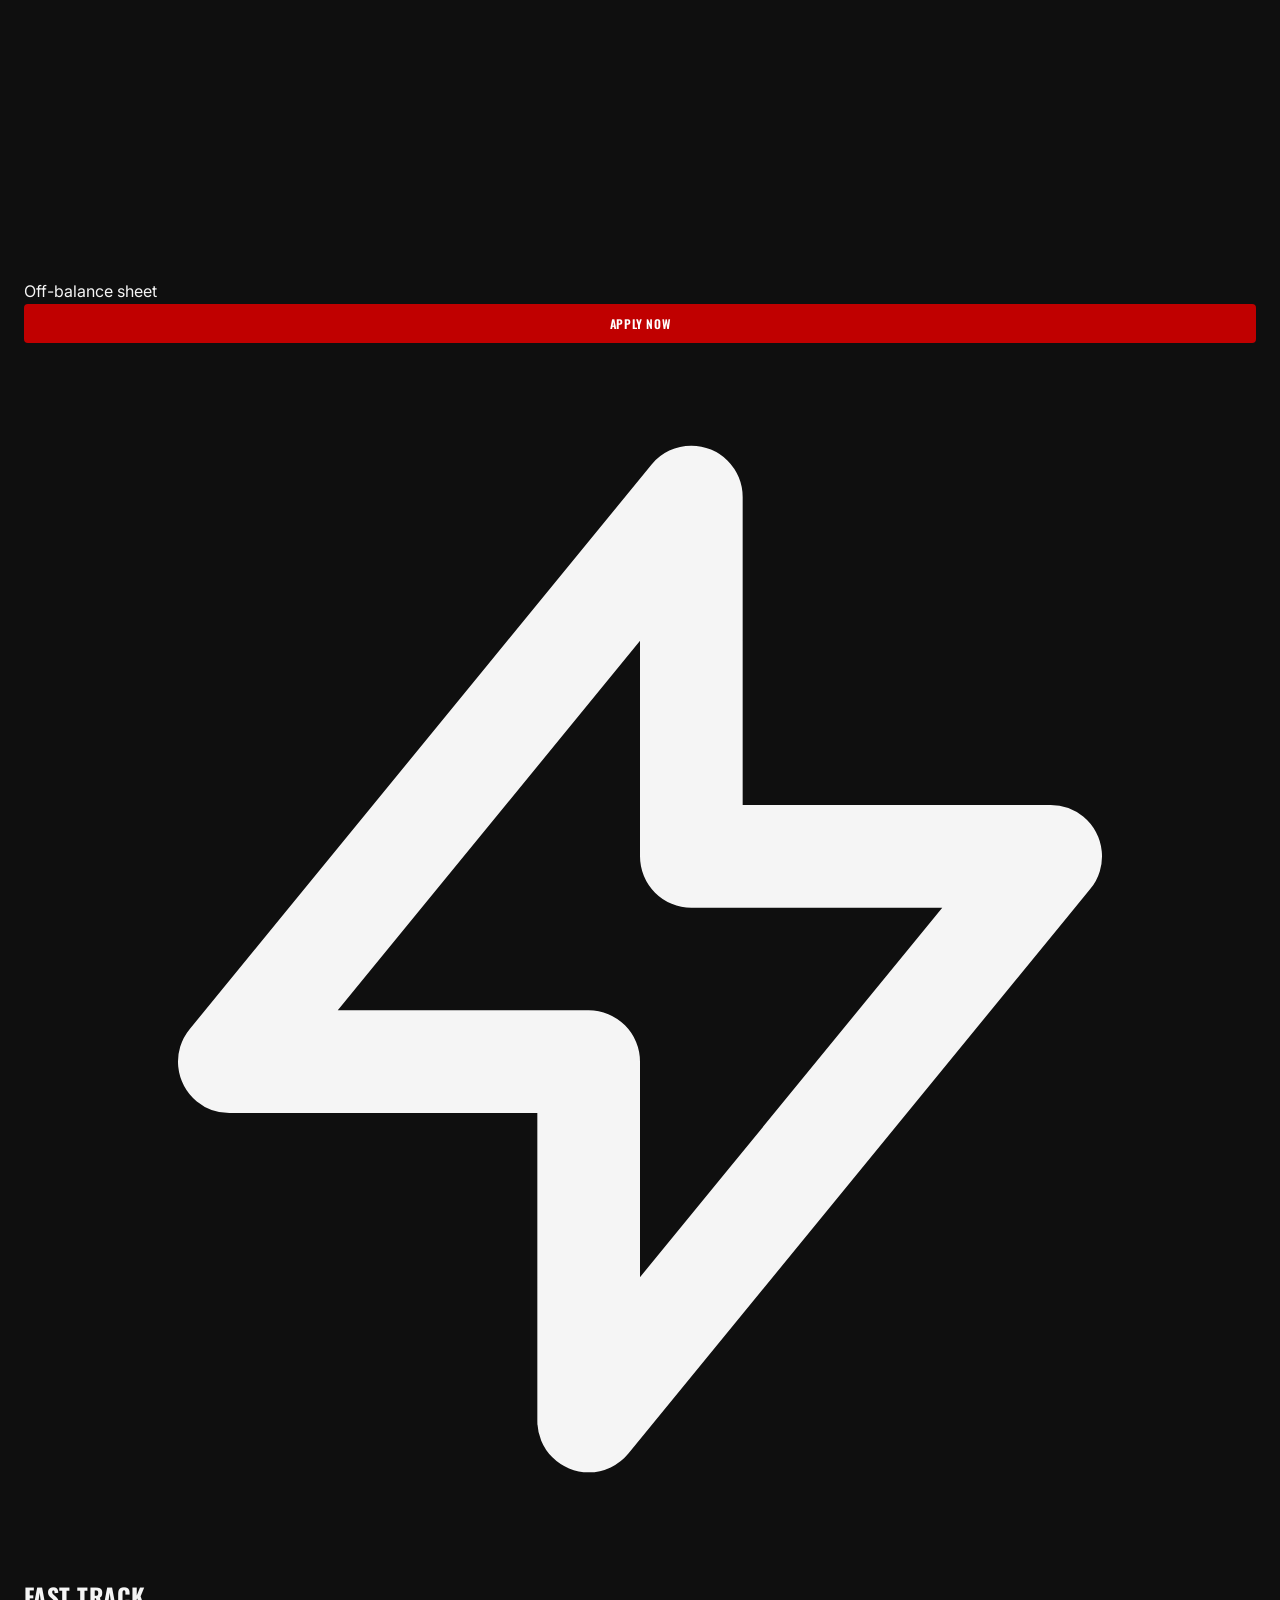
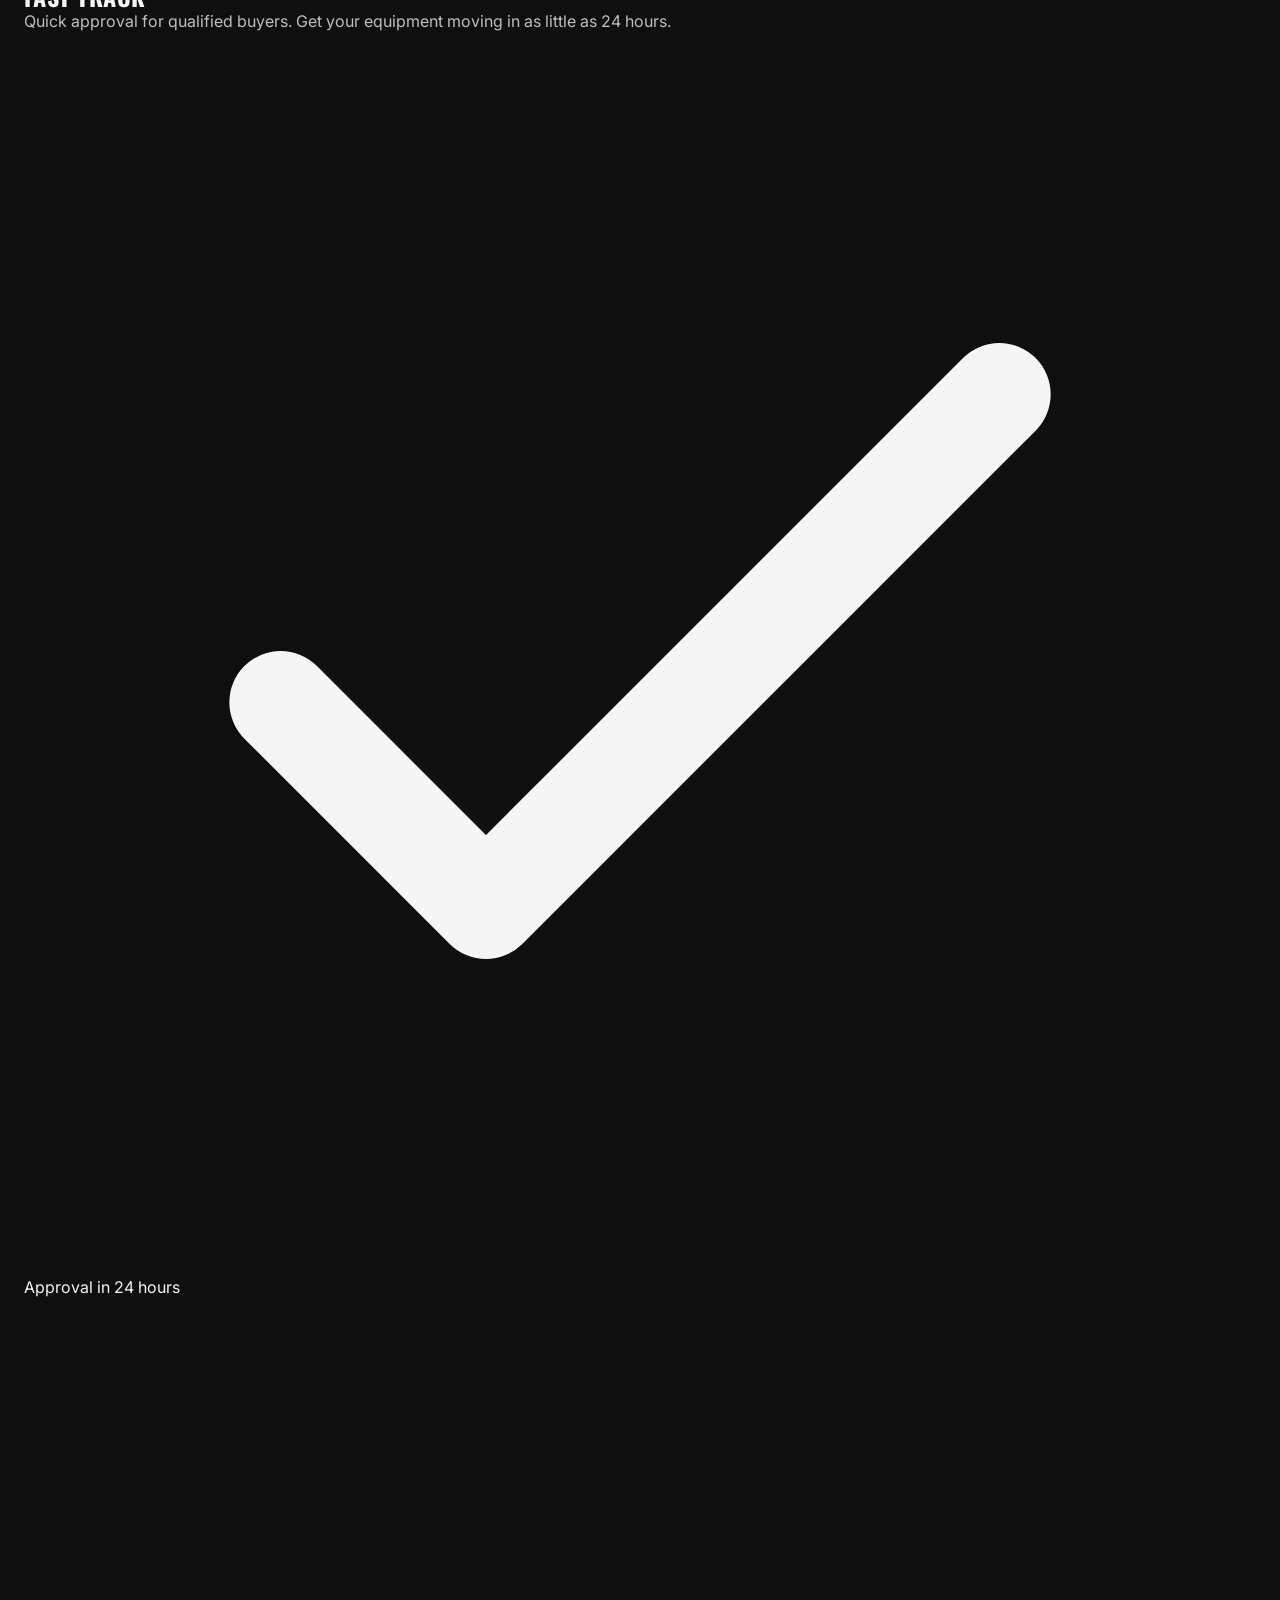
<file: financing.html>
<!DOCTYPE html>
<html lang="en">
<head>
  <meta charset="UTF-8">
  <meta name="viewport" content="width=device-width, initial-scale=1.0">
  <meta name="description" content="Equipment financing solutions from Titan Equipment. Competitive rates, flexible terms, and fast approval for heavy machinery purchases.">
  <title>Financing | Titan Equipment</title>
  
  <!-- Google Fonts -->
  <link rel="preconnect" href="https://fonts.googleapis.com">
  <link rel="preconnect" href="https://fonts.gstatic.com" crossorigin>
  <link href="https://fonts.googleapis.com/css2?family=Inter:wght@400;500;600;700&family=Oswald:wght@400;500;600;700&display=swap" rel="stylesheet">
  
  <!-- Styles -->
  <link rel="stylesheet" href="style.css">
</head>
<body>
  <!-- Header -->
  <header class="header">
    <div class="container">
      <div class="header-inner">
        <a href="index.html" class="logo">
          <div class="logo-icon">
            <svg xmlns="http://www.w3.org/2000/svg" fill="none" viewBox="0 0 24 24" stroke="currentColor">
              <path stroke-linecap="round" stroke-linejoin="round" stroke-width="2" d="M19 11H5m14 0a2 2 0 012 2v6a2 2 0 01-2 2H5a2 2 0 01-2-2v-6a2 2 0 012-2m14 0V9a2 2 0 00-2-2M5 11V9a2 2 0 012-2m0 0V5a2 2 0 012-2h6a2 2 0 012 2v2M7 7h10" />
            </svg>
          </div>
          <span class="logo-text">TITAN<span>EQUIP</span></span>
        </a>
        
        <nav class="nav-desktop">
          <ul class="nav-list">
            <li><a href="index.html" class="nav-link">Home</a></li>
            <li><a href="products.html" class="nav-link">Products</a></li>
            <li><a href="financing.html" class="nav-link active">Financing</a></li>
            <li><a href="about.html" class="nav-link">About</a></li>
            <li><a href="contact.html" class="nav-link">Contact</a></li>
          </ul>
          <a href="contact.html" class="btn btn-primary nav-cta">Request Quote</a>
        </nav>
        
        <button class="menu-toggle" aria-label="Toggle menu">
          <span></span>
          <span></span>
          <span></span>
        </button>
      </div>
    </div>
  </header>
  
  <!-- Mobile Navigation -->
  <nav class="nav-mobile">
    <ul class="nav-list">
      <li><a href="index.html" class="nav-link">Home</a></li>
      <li><a href="products.html" class="nav-link">Products</a></li>
      <li><a href="financing.html" class="nav-link active">Financing</a></li>
      <li><a href="about.html" class="nav-link">About</a></li>
      <li><a href="contact.html" class="nav-link">Contact</a></li>
    </ul>
    <a href="contact.html" class="btn btn-primary">Request Quote</a>
  </nav>
  <div class="overlay"></div>

  <main>
    <!-- Page Header -->
    <section class="page-header">
      <div class="container">
        <div class="page-header-content">
          <nav class="breadcrumbs">
            <a href="index.html">Home</a>
            <span>/</span>
            <span>Financing</span>
          </nav>
          <h1 class="page-title">Equipment Financing</h1>
          <p class="page-subtitle">Flexible solutions to power your business growth</p>
        </div>
      </div>
    </section>

    <!-- Financing Options Section -->
    <section class="financing-options">
      <div class="container">
        <div class="section-header">
          <p class="section-label">Financing Options</p>
          <h2 class="section-title">Choose the Right Plan</h2>
          <p class="section-description">We offer multiple financing solutions tailored to your business needs</p>
        </div>
        
        <div class="financing-grid">
          <div class="financing-card animate-on-scroll">
            <div class="financing-card-icon">
              <svg xmlns="http://www.w3.org/2000/svg" fill="none" viewBox="0 0 24 24" stroke="currentColor">
                <path stroke-linecap="round" stroke-linejoin="round" stroke-width="2" d="M12 8c-1.657 0-3 .895-3 2s1.343 2 3 2 3 .895 3 2-1.343 2-3 2m0-8c1.11 0 2.08.402 2.599 1M12 8V7m0 1v8m0 0v1m0-1c-1.11 0-2.08-.402-2.599-1M21 12a9 9 0 11-18 0 9 9 0 0118 0z" />
              </svg>
            </div>
            <h3>Equipment Loan</h3>
            <p>Traditional financing with competitive rates. Own your equipment at the end of the term.</p>
            <ul class="financing-features-list">
              <li>
                <svg xmlns="http://www.w3.org/2000/svg" fill="none" viewBox="0 0 24 24" stroke="currentColor">
                  <path stroke-linecap="round" stroke-linejoin="round" stroke-width="2" d="M5 13l4 4L19 7" />
                </svg>
                Rates from 4.9% APR
              </li>
              <li>
                <svg xmlns="http://www.w3.org/2000/svg" fill="none" viewBox="0 0 24 24" stroke="currentColor">
                  <path stroke-linecap="round" stroke-linejoin="round" stroke-width="2" d="M5 13l4 4L19 7" />
                </svg>
                Terms up to 84 months
              </li>
              <li>
                <svg xmlns="http://www.w3.org/2000/svg" fill="none" viewBox="0 0 24 24" stroke="currentColor">
                  <path stroke-linecap="round" stroke-linejoin="round" stroke-width="2" d="M5 13l4 4L19 7" />
                </svg>
                Own equipment at end
              </li>
              <li>
                <svg xmlns="http://www.w3.org/2000/svg" fill="none" viewBox="0 0 24 24" stroke="currentColor">
                  <path stroke-linecap="round" stroke-linejoin="round" stroke-width="2" d="M5 13l4 4L19 7" />
                </svg>
                Tax deductible payments
              </li>
            </ul>
            <a href="#apply" class="btn btn-secondary btn-full">Apply Now</a>
          </div>
          
          <div class="financing-card featured animate-on-scroll">
            <div class="financing-card-icon">
              <svg xmlns="http://www.w3.org/2000/svg" fill="none" viewBox="0 0 24 24" stroke="currentColor">
                <path stroke-linecap="round" stroke-linejoin="round" stroke-width="2" d="M8 7h12m0 0l-4-4m4 4l-4 4m0 6H4m0 0l4 4m-4-4l4-4" />
              </svg>
            </div>
            <h3>Equipment Lease</h3>
            <p>Lower monthly payments with flexible end-of-term options. Ideal for preserving cash flow.</p>
            <ul class="financing-features-list">
              <li>
                <svg xmlns="http://www.w3.org/2000/svg" fill="none" viewBox="0 0 24 24" stroke="currentColor">
                  <path stroke-linecap="round" stroke-linejoin="round" stroke-width="2" d="M5 13l4 4L19 7" />
                </svg>
                Lowest monthly payments
              </li>
              <li>
                <svg xmlns="http://www.w3.org/2000/svg" fill="none" viewBox="0 0 24 24" stroke="currentColor">
                  <path stroke-linecap="round" stroke-linejoin="round" stroke-width="2" d="M5 13l4 4L19 7" />
                </svg>
                $1 buyout option
              </li>
              <li>
                <svg xmlns="http://www.w3.org/2000/svg" fill="none" viewBox="0 0 24 24" stroke="currentColor">
                  <path stroke-linecap="round" stroke-linejoin="round" stroke-width="2" d="M5 13l4 4L19 7" />
                </svg>
                Upgrade flexibility
              </li>
              <li>
                <svg xmlns="http://www.w3.org/2000/svg" fill="none" viewBox="0 0 24 24" stroke="currentColor">
                  <path stroke-linecap="round" stroke-linejoin="round" stroke-width="2" d="M5 13l4 4L19 7" />
                </svg>
                Off-balance sheet
              </li>
            </ul>
            <a href="#apply" class="btn btn-primary btn-full">Apply Now</a>
          </div>
          
          <div class="financing-card animate-on-scroll">
            <div class="financing-card-icon">
              <svg xmlns="http://www.w3.org/2000/svg" fill="none" viewBox="0 0 24 24" stroke="currentColor">
                <path stroke-linecap="round" stroke-linejoin="round" stroke-width="2" d="M13 10V3L4 14h7v7l9-11h-7z" />
              </svg>
            </div>
            <h3>Fast Track</h3>
            <p>Quick approval for qualified buyers. Get your equipment moving in as little as 24 hours.</p>
            <ul class="financing-features-list">
              <li>
                <svg xmlns="http://www.w3.org/2000/svg" fill="none" viewBox="0 0 24 24" stroke="currentColor">
                  <path stroke-linecap="round" stroke-linejoin="round" stroke-width="2" d="M5 13l4 4L19 7" />
                </svg>
                Approval in 24 hours
              </li>
              <li>
                <svg xmlns="http://www.w3.org/2000/svg" fill="none" viewBox="0 0 24 24" stroke="currentColor">
                  <path stroke-linecap="round" stroke-linejoin="round" stroke-width="2" d="M5 13l4 4L19 7" />
                </svg>
                Up to $500K credit line
              </li>
              <li>
                <svg xmlns="http://www.w3.org/2000/svg" fill="none" viewBox="0 0 24 24" stroke="currentColor">
                  <path stroke-linecap="round" stroke-linejoin="round" stroke-width="2" d="M5 13l4 4L19 7" />
                </svg>
                Minimal documentation
              </li>
              <li>
                <svg xmlns="http://www.w3.org/2000/svg" fill="none" viewBox="0 0 24 24" stroke="currentColor">
                  <path stroke-linecap="round" stroke-linejoin="round" stroke-width="2" d="M5 13l4 4L19 7" />
                </svg>
                For established businesses
              </li>
            </ul>
            <a href="#apply" class="btn btn-secondary btn-full">Apply Now</a>
          </div>
        </div>
      </div>
    </section>

    <!-- Calculator Section -->
    <section class="calculator" id="calculator">
      <div class="container">
        <div class="section-header">
          <p class="section-label">Payment Calculator</p>
          <h2 class="section-title">Estimate Your Payments</h2>
          <p class="section-description">Get an instant estimate of your monthly equipment payments</p>
        </div>
        
        <div class="calculator-grid">
          <div class="calculator-form">
            <div class="form-group">
              <label class="form-label" for="equipment-price">Equipment Price ($)</label>
              <input type="number" class="form-input" id="equipment-price" value="285000" min="0" step="1000">
            </div>
            
            <div class="form-group">
              <label class="form-label" for="down-payment">Down Payment ($)</label>
              <input type="number" class="form-input" id="down-payment" value="57000" min="0" step="1000">
            </div>
            
            <div class="form-group">
              <label class="form-label" for="interest-rate">Interest Rate (%)</label>
              <input type="number" class="form-input" id="interest-rate" value="5.9" min="0" max="20" step="0.1">
            </div>
            
            <div class="form-group">
              <label class="form-label" for="loan-term">Loan Term (Years)</label>
              <select class="form-select" id="loan-term">
                <option value="3">3 Years</option>
                <option value="4">4 Years</option>
                <option value="5" selected>5 Years</option>
                <option value="6">6 Years</option>
                <option value="7">7 Years</option>
              </select>
            </div>
          </div>
          
          <div class="calculator-result">
            <div class="result-item">
              <span class="result-label">Equipment Price</span>
              <span class="result-value" id="result-equipment">$285,000</span>
            </div>
            <div class="result-item">
              <span class="result-label">Down Payment</span>
              <span class="result-value" id="result-down">$57,000</span>
            </div>
            <div class="result-item">
              <span class="result-label">Loan Amount</span>
              <span class="result-value" id="result-amount">$228,000</span>
            </div>
            <div class="result-item">
              <span class="result-label">Monthly Payment</span>
              <span class="result-value" id="result-monthly">$4,392</span>
            </div>
            <div class="result-item total">
              <span class="result-label">Total Cost</span>
              <span class="result-value" id="result-total">$320,520</span>
            </div>
          </div>
        </div>
      </div>
    </section>

    <!-- Application Section -->
    <section class="trust-section" id="apply">
      <div class="container">
        <div class="section-header">
          <p class="section-label">Get Started</p>
          <h2 class="section-title">Apply for Financing</h2>
          <p class="section-description">Fill out the form below and our financing team will contact you within 24 hours</p>
        </div>
        
        <div class="contact-form-wrapper centered-form">
          <form class="contact-form" onsubmit="event.preventDefault(); alert('Thank you for your financing application. Our team will contact you within 24 hours.');">
            <div class="form-row">
              <div class="form-group">
                <label class="form-label" for="app-first-name">First Name *</label>
                <input id="app-first-name" type="text" class="form-input" placeholder="First name" required>
              </div>
              <div class="form-group">
                <label class="form-label" for="app-last-name">Last Name *</label>
                <input id="app-last-name" type="text" class="form-input" placeholder="Last name" required>
              </div>
            </div>
            
            <div class="form-row">
              <div class="form-group">
                <label class="form-label" for="app-email">Email *</label>
                <input id="app-email" type="email" class="form-input" placeholder="you@example.com" required>
              </div>
              <div class="form-group">
                <label class="form-label" for="app-phone">Phone *</label>
                <input id="app-phone" type="tel" class="form-input" placeholder="(123) 555-0123" required>
              </div>
            </div>
            
            <div class="form-group">
              <label class="form-label" for="app-company">Company Name *</label>
              <input id="app-company" type="text" class="form-input" placeholder="Company name" required>
            </div>
            
            <div class="form-row">
              <div class="form-group">
                <label class="form-label" for="years-in-business">Years in Business</label>
                <select id="years-in-business" class="form-select">
                  <option value="">Select</option>
                  <option value="0-2">0-2 years</option>
                  <option value="3-5">3-5 years</option>
                  <option value="6-10">6-10 years</option>
                  <option value="10+">10+ years</option>
                </select>
              </div>
              <div class="form-group">
                <label class="form-label" for="estimated-revenue">Estimated Annual Revenue</label>
                <select id="estimated-revenue" class="form-select">
                  <option value="">Select</option>
                  <option value="under-500k">Under $500K</option>
                  <option value="500k-1m">$500K - $1M</option>
                  <option value="1m-5m">$1M - $5M</option>
                  <option value="5m+">$5M+</option>
                </select>
              </div>
            </div>
            
            <div class="form-group">
              <label class="form-label" for="equipment-interested">Equipment Interested In</label>
              <input id="equipment-interested" type="text" class="form-input" placeholder="e.g., TX-350 Excavator">
            </div>
            
            <div class="form-group">
              <label class="form-label" for="financing-type">Financing Type</label>
              <select id="financing-type" class="form-select">
                <option value="">Select</option>
                <option value="loan">Equipment Loan</option>
                <option value="lease">Equipment Lease</option>
                <option value="fast-track">Fast Track</option>
                <option value="unsure">Not Sure - Need Advice</option>
              </select>
            </div>
            
            <div class="form-group">
              <label class="form-label" for="additional-info">Additional Information</label>
              <textarea id="additional-info" class="form-textarea" placeholder="Tell us about your project and financing needs..."></textarea>
            </div>
            
            <button type="submit" class="btn btn-primary btn-large btn-full">Submit Application</button>
          </form>
        </div>
      </div>
    </section>

    <!-- CTA Section -->
    <section class="cta-section">
      <div class="container">
        <div class="cta-content">
          <h2 class="cta-title">Have Questions?</h2>
          <p class="cta-description">Our financing specialists are here to help you find the right solution.</p>
          <a href="contact.html" class="btn btn-large cta-button">Contact Us</a>
        </div>
      </div>
    </section>
  </main>

  <!-- Footer -->
  <footer class="footer">
    <div class="container">
      <div class="footer-grid">
        <div class="footer-brand">
          <div class="footer-logo">
            <div class="logo-icon">
              <svg xmlns="http://www.w3.org/2000/svg" fill="none" viewBox="0 0 24 24" stroke="currentColor">
                <path stroke-linecap="round" stroke-linejoin="round" stroke-width="2" d="M19 11H5m14 0a2 2 0 012 2v6a2 2 0 01-2 2H5a2 2 0 01-2-2v-6a2 2 0 012-2m14 0V9a2 2 0 00-2-2M5 11V9a2 2 0 012-2m0 0V5a2 2 0 012-2h6a2 2 0 012 2v2M7 7h10" />
              </svg>
            </div>
            <span class="footer-logo-text">TITAN<span>EQUIP</span></span>
          </div>
          <p class="footer-description">Premium heavy equipment sales, financing, and global logistics. Powering construction projects worldwide since 2001.</p>
          <div class="footer-social">
            <a href="#" aria-label="Facebook">
              <svg xmlns="http://www.w3.org/2000/svg" fill="currentColor" viewBox="0 0 24 24">
                <path d="M24 12.073c0-6.627-5.373-12-12-12s-12 5.373-12 12c0 5.99 4.388 10.954 10.125 11.854v-8.385H7.078v-3.47h3.047V9.43c0-3.007 1.792-4.669 4.533-4.669 1.312 0 2.686.235 2.686.235v2.953H15.83c-1.491 0-1.956.925-1.956 1.874v2.25h3.328l-.532 3.47h-2.796v8.385C19.612 23.027 24 18.062 24 12.073z"/>
              </svg>
            </a>
            <a href="#" aria-label="LinkedIn">
              <svg xmlns="http://www.w3.org/2000/svg" fill="currentColor" viewBox="0 0 24 24">
                <path d="M20.447 20.452h-3.554v-5.569c0-1.328-.027-3.037-1.852-3.037-1.853 0-2.136 1.445-2.136 2.939v5.667H9.351V9h3.414v1.561h.046c.477-.9 1.637-1.85 3.37-1.85 3.601 0 4.267 2.37 4.267 5.455v6.286zM5.337 7.433c-1.144 0-2.063-.926-2.063-2.065 0-1.138.92-2.063 2.063-2.063 1.14 0 2.064.925 2.064 2.063 0 1.139-.925 2.065-2.064 2.065zm1.782 13.019H3.555V9h3.564v11.452zM22.225 0H1.771C.792 0 0 .774 0 1.729v20.542C0 23.227.792 24 1.771 24h20.451C23.2 24 24 23.227 24 22.271V1.729C24 .774 23.2 0 22.222 0h.003z"/>
              </svg>
            </a>
            <a href="#" aria-label="YouTube">
              <svg xmlns="http://www.w3.org/2000/svg" fill="currentColor" viewBox="0 0 24 24">
                <path d="M23.498 6.186a3.016 3.016 0 0 0-2.122-2.136C19.505 3.545 12 3.545 12 3.545s-7.505 0-9.377.505A3.017 3.017 0 0 0 .502 6.186C0 8.07 0 12 0 12s0 3.93.502 5.814a3.016 3.016 0 0 0 2.122 2.136c1.871.505 9.376.505 9.376.505s7.505 0 9.377-.505a3.015 3.015 0 0 0 2.122-2.136C24 15.93 24 12 24 12s0-3.93-.502-5.814zM9.545 15.568V8.432L15.818 12l-6.273 3.568z"/>
              </svg>
            </a>
          </div>
        </div>
        
        <div class="footer-links-column">
          <h4 class="footer-title">Products</h4>
          <ul class="footer-links">
            <li><a href="products.html">Excavators</a></li>
            <li><a href="products.html">Bulldozers</a></li>
            <li><a href="products.html">Cranes</a></li>
            <li><a href="products.html">Loaders</a></li>
            <li><a href="products.html">Generators</a></li>
            <li><a href="products.html">Attachments</a></li>
          </ul>
        </div>
        
        <div class="footer-links-column">
          <h4 class="footer-title">Company</h4>
          <ul class="footer-links">
            <li><a href="about.html">About Us</a></li>
            <li><a href="financing.html">Financing</a></li>
            <li><a href="contact.html">Contact</a></li>
            <li><a href="#">Careers</a></li>
            <li><a href="#">News</a></li>
          </ul>
        </div>
        
        <div class="footer-contact-column">
          <h4 class="footer-title">Contact</h4>
          <div class="footer-contact">
            <div class="footer-contact-item">
              <svg xmlns="http://www.w3.org/2000/svg" fill="none" viewBox="0 0 24 24" stroke="currentColor">
                <path stroke-linecap="round" stroke-linejoin="round" stroke-width="2" d="M17.657 16.657L13.414 20.9a1.998 1.998 0 01-2.827 0l-4.244-4.243a8 8 0 1111.314 0z" />
                <path stroke-linecap="round" stroke-linejoin="round" stroke-width="2" d="M15 11a3 3 0 11-6 0 3 3 0 016 0z" />
              </svg>
              <span>2850 Industrial Blvd, Houston, TX 77054</span>
            </div>
            <div class="footer-contact-item">
              <svg xmlns="http://www.w3.org/2000/svg" fill="none" viewBox="0 0 24 24" stroke="currentColor">
                <path stroke-linecap="round" stroke-linejoin="round" stroke-width="2" d="M3 5a2 2 0 012-2h3.28a1 1 0 01.948.684l1.498 4.493a1 1 0 01-.502 1.21l-2.257 1.13a11.042 11.042 0 005.516 5.516l1.13-2.257a1 1 0 011.21-.502l4.493 1.498a1 1 0 01.684.949V19a2 2 0 01-2 2h-1C9.716 21 3 14.284 3 6V5z" />
              </svg>
              <span>+1 (947) 800-4275</span>
            </div>
            <div class="footer-contact-item">
              <svg xmlns="http://www.w3.org/2000/svg" fill="none" viewBox="0 0 24 24" stroke="currentColor">
                <path stroke-linecap="round" stroke-linejoin="round" stroke-width="2" d="M3 8l7.89 5.26a2 2 0 002.22 0L21 8M5 19h14a2 2 0 002-2V7a2 2 0 00-2-2H5a2 2 0 00-2 2v10a2 2 0 002 2z" />
              </svg>
              <span>sales@titanequip.com</span>
            </div>
          </div>
        </div>
      </div>
      
      <div class="footer-bottom">
        <p class="footer-copyright">&copy; 2024 Titan Equipment. All rights reserved.</p>
        <div class="footer-legal">
          <a href="#">Privacy Policy</a>
          <a href="#">Terms of Service</a>
        </div>
      </div>
    </div>
  </footer>

  <!-- Scripts -->
  <script src="main.js"></script>
  <!--Start of Tawk.to Script-->
<script type="text/javascript">
var Tawk_API=Tawk_API||{}, Tawk_LoadStart=new Date();
(function(){
var s1=document.createElement("script"),s0=document.getElementsByTagName("script")[0];
s1.async=true;
s1.src='https://embed.tawk.to/69a24ea4730f651c3614087b/1jih14gm2';
s1.charset='UTF-8';
s1.setAttribute('crossorigin','*');
s0.parentNode.insertBefore(s1,s0);
})();
</script>
<!--End of Tawk.to Script-->
</body>
</html>
</file>
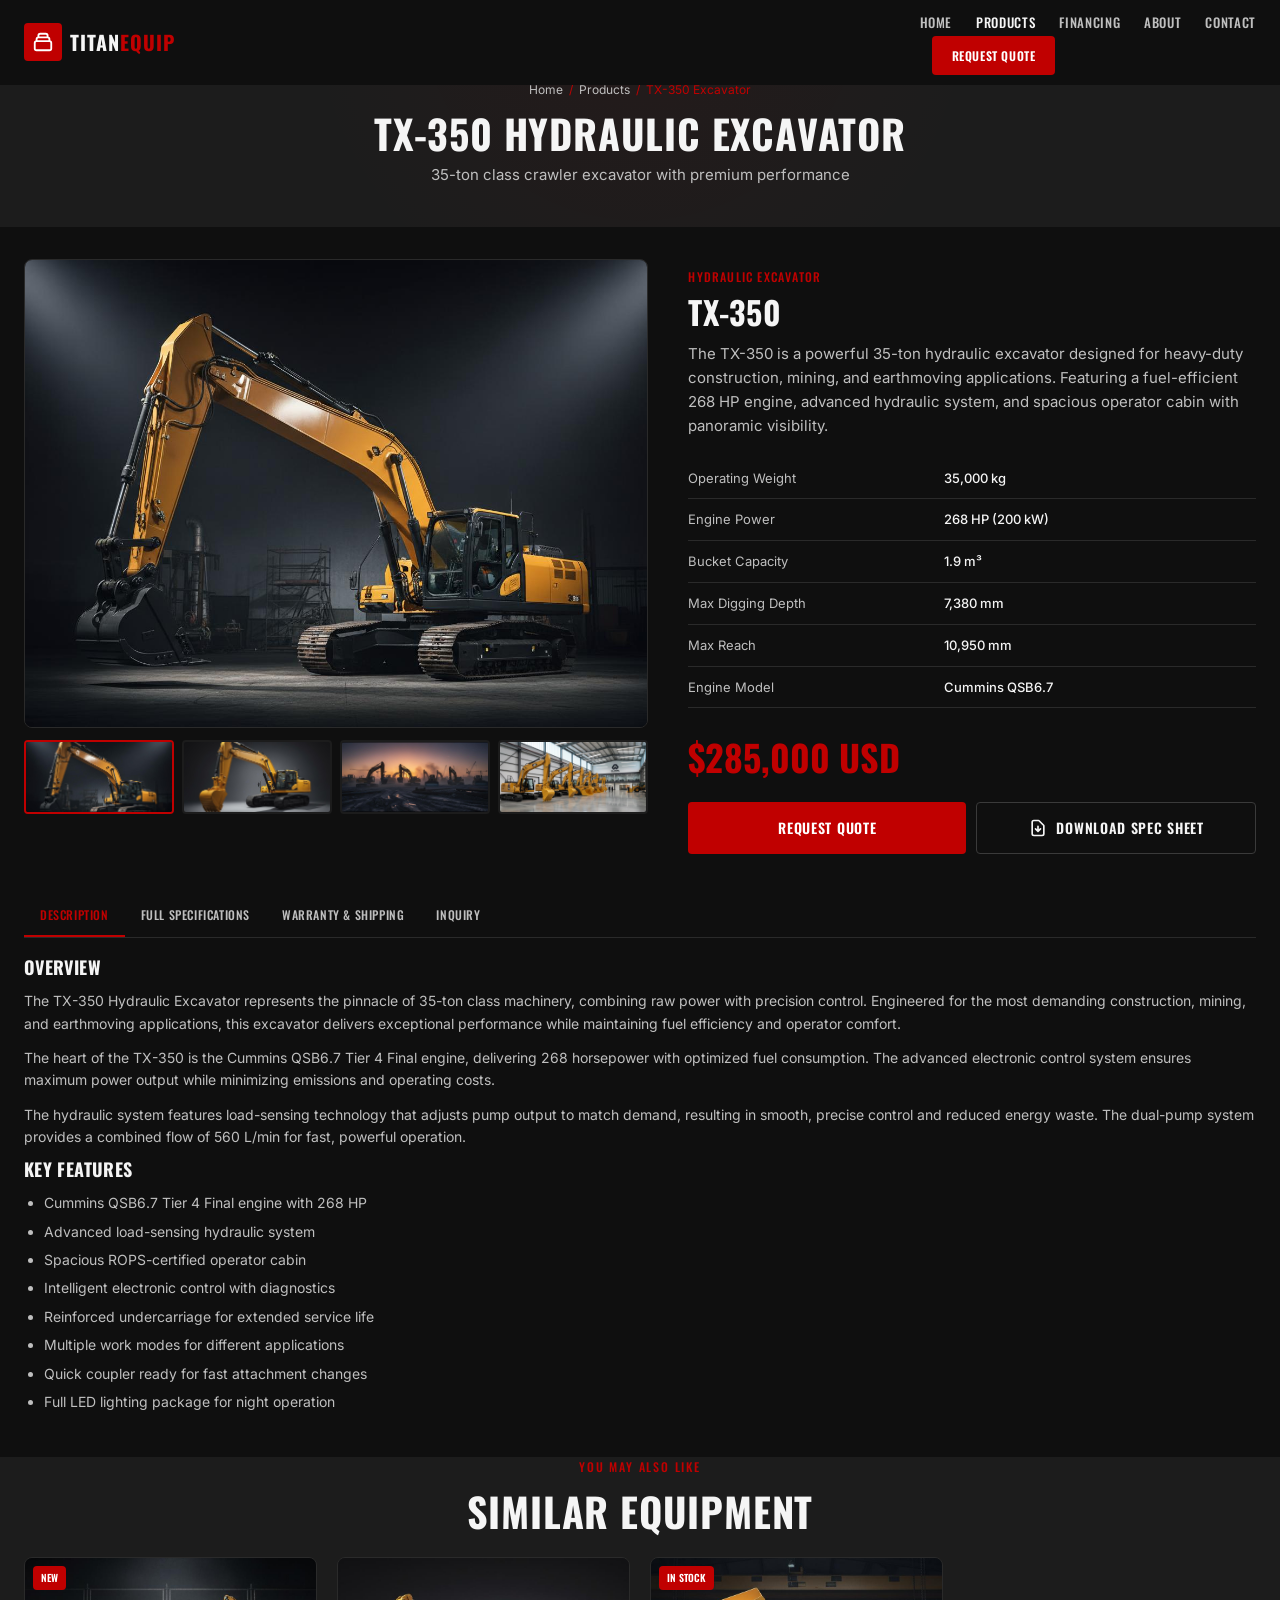
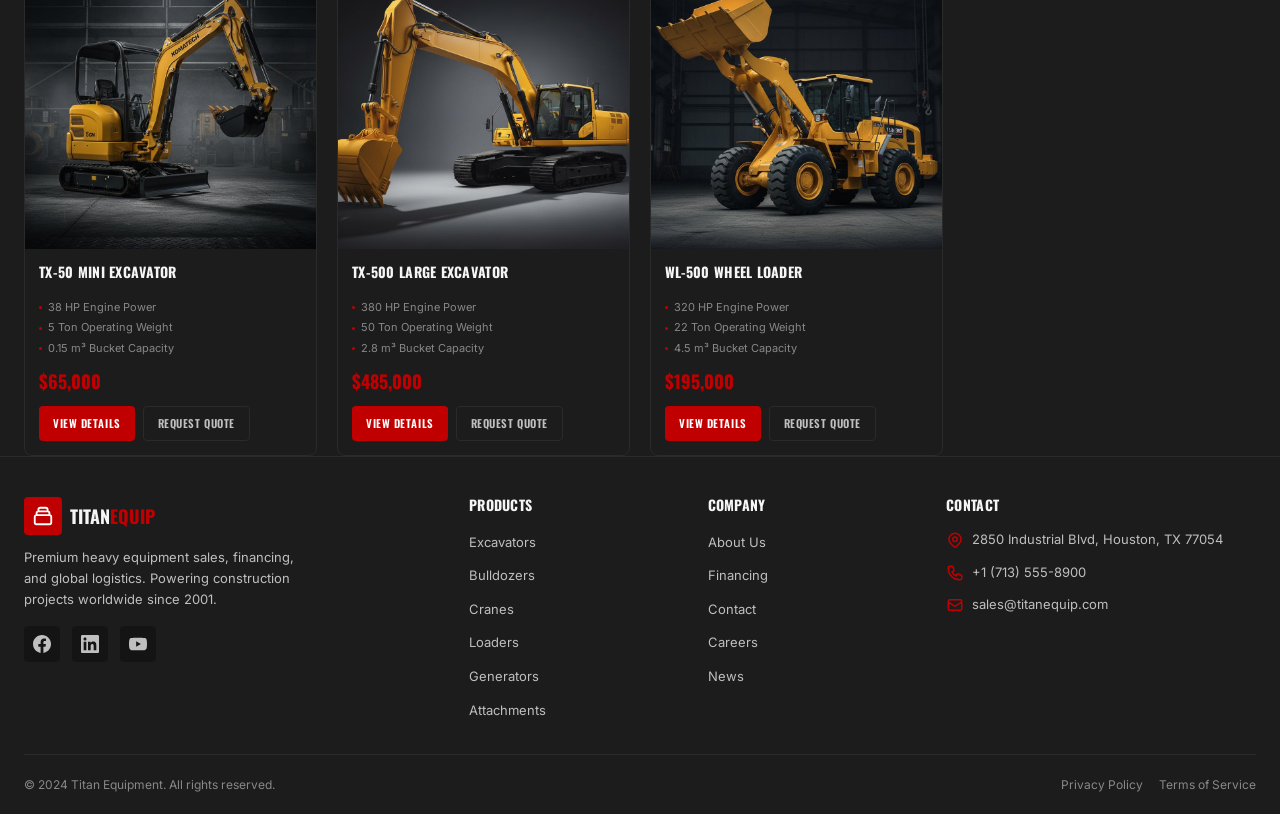
<file: product-detail.html>
<!DOCTYPE html>
<html lang="en">
<head>
  <meta charset="UTF-8">
  <meta name="viewport" content="width=device-width, initial-scale=1.0">
  <meta name="description" content="TX-350 Hydraulic Excavator - 35-ton class excavator with 268 HP engine. View specifications, pricing, and request a quote.">
  <title>TX-350 Hydraulic Excavator | Titan Equipment</title>
  
  <!-- Google Fonts -->
  <link rel="preconnect" href="https://fonts.googleapis.com">
  <link rel="preconnect" href="https://fonts.gstatic.com" crossorigin>
  <link href="https://fonts.googleapis.com/css2?family=Inter:wght@400;500;600;700&family=Oswald:wght@400;500;600;700&display=swap" rel="stylesheet">
  
  <!-- Styles -->
  <link rel="stylesheet" href="style.css">
</head>
<body>
  <!-- Header -->
  <header class="header">
    <div class="container">
      <div class="header-inner">
        <a href="index.html" class="logo">
          <div class="logo-icon">
            <svg xmlns="http://www.w3.org/2000/svg" fill="none" viewBox="0 0 24 24" stroke="currentColor">
              <path stroke-linecap="round" stroke-linejoin="round" stroke-width="2" d="M19 11H5m14 0a2 2 0 012 2v6a2 2 0 01-2 2H5a2 2 0 01-2-2v-6a2 2 0 012-2m14 0V9a2 2 0 00-2-2M5 11V9a2 2 0 012-2m0 0V5a2 2 0 012-2h6a2 2 0 012 2v2M7 7h10" />
            </svg>
          </div>
          <span class="logo-text">TITAN<span>EQUIP</span></span>
        </a>
        
        <nav class="nav-desktop">
          <ul class="nav-list">
            <li><a href="index.html" class="nav-link">Home</a></li>
            <li><a href="products.html" class="nav-link active">Products</a></li>
            <li><a href="financing.html" class="nav-link">Financing</a></li>
            <li><a href="about.html" class="nav-link">About</a></li>
            <li><a href="contact.html" class="nav-link">Contact</a></li>
          </ul>
          <a href="contact.html" class="btn btn-primary nav-cta">Request Quote</a>
        </nav>
        
        <button class="menu-toggle" aria-label="Toggle menu">
          <span></span>
          <span></span>
          <span></span>
        </button>
      </div>
    </div>
  </header>
  
  <!-- Mobile Navigation -->
  <nav class="nav-mobile">
    <ul class="nav-list">
      <li><a href="index.html" class="nav-link">Home</a></li>
      <li><a href="products.html" class="nav-link active">Products</a></li>
      <li><a href="financing.html" class="nav-link">Financing</a></li>
      <li><a href="about.html" class="nav-link">About</a></li>
      <li><a href="contact.html" class="nav-link">Contact</a></li>
    </ul>
    <a href="contact.html" class="btn btn-primary">Request Quote</a>
  </nav>
  <div class="overlay"></div>

  <!-- Sticky Quote Button -->
  <a href="#inquiry" class="sticky-quote-btn">Request Quote</a>

  <main>
    <!-- Page Header -->
    <section class="page-header">
      <div class="container">
        <div class="page-header-content">
          <nav class="breadcrumbs">
            <a href="index.html">Home</a>
            <span>/</span>
            <a href="products.html">Products</a>
            <span>/</span>
            <span>TX-350 Excavator</span>
          </nav>
          <h1 class="page-title">TX-350 Hydraulic Excavator</h1>
          <p class="page-subtitle">35-ton class crawler excavator with premium performance</p>
        </div>
      </div>
    </section>

    <!-- Product Detail Section -->
    <section class="product-detail">
      <div class="container">
        <div class="product-detail-grid">
          <!-- Product Gallery -->
          <div class="product-gallery">
            <div class="gallery-main">
              <img src="product-excavator-1.jpg" alt="TX-350 Hydraulic Excavator">
            </div>
            <div class="gallery-thumbs">
              <div class="gallery-thumb active">
                <img src="product-excavator-1.jpg" alt="View 1">
              </div>
              <div class="gallery-thumb">
                <img src="category-excavator.jpg" alt="View 2">
              </div>
              <div class="gallery-thumb">
                <img src="hero-bg.jpg" alt="View 3">
              </div>
              <div class="gallery-thumb">
                <img src="about-showroom.jpg" alt="View 4">
              </div>
            </div>
          </div>
          
          <!-- Product Info -->
          <div class="product-info-detail">
            <p class="product-category">Hydraulic Excavator</p>
            <h2 class="product-name-detail">TX-350</h2>
            <p class="product-description-detail">The TX-350 is a powerful 35-ton hydraulic excavator designed for heavy-duty construction, mining, and earthmoving applications. Featuring a fuel-efficient 268 HP engine, advanced hydraulic system, and spacious operator cabin with panoramic visibility.</p>
            
            <table class="product-specs-table">
              <tr>
                <td>Operating Weight</td>
                <td>35,000 kg</td>
              </tr>
              <tr>
                <td>Engine Power</td>
                <td>268 HP (200 kW)</td>
              </tr>
              <tr>
                <td>Bucket Capacity</td>
                <td>1.9 m³</td>
              </tr>
              <tr>
                <td>Max Digging Depth</td>
                <td>7,380 mm</td>
              </tr>
              <tr>
                <td>Max Reach</td>
                <td>10,950 mm</td>
              </tr>
              <tr>
                <td>Engine Model</td>
                <td>Cummins QSB6.7</td>
              </tr>
            </table>
            
            <div class="product-price-detail">$285,000 USD</div>
            
            <div class="product-actions-detail">
              <a href="#inquiry" class="btn btn-primary btn-large">Request Quote</a>
              <a href="#" class="btn btn-secondary btn-large" onclick="alert('Technical datasheet download will be available soon.'); return false;">
                <svg xmlns="http://www.w3.org/2000/svg" fill="none" viewBox="0 0 24 24" stroke="currentColor" style="width: 20px; height: 20px;">
                  <path stroke-linecap="round" stroke-linejoin="round" stroke-width="2" d="M12 10v6m0 0l-3-3m3 3l3-3m2 8H7a2 2 0 01-2-2V5a2 2 0 012-2h5.586a1 1 0 01.707.293l5.414 5.414a1 1 0 01.293.707V19a2 2 0 01-2 2z" />
                </svg>
                Download Spec Sheet
              </a>
            </div>
          </div>
        </div>
        
        <!-- Tabs -->
        <div class="tabs">
          <div class="tabs-nav">
            <button class="tab-btn active" data-tab="description">Description</button>
            <button class="tab-btn" data-tab="specifications">Full Specifications</button>
            <button class="tab-btn" data-tab="warranty">Warranty & Shipping</button>
            <button class="tab-btn" data-tab="inquiry">Inquiry</button>
          </div>
          
          <div class="tab-content active" id="description">
            <h3>Overview</h3>
            <p>The TX-350 Hydraulic Excavator represents the pinnacle of 35-ton class machinery, combining raw power with precision control. Engineered for the most demanding construction, mining, and earthmoving applications, this excavator delivers exceptional performance while maintaining fuel efficiency and operator comfort.</p>
            <p>The heart of the TX-350 is the Cummins QSB6.7 Tier 4 Final engine, delivering 268 horsepower with optimized fuel consumption. The advanced electronic control system ensures maximum power output while minimizing emissions and operating costs.</p>
            <p>The hydraulic system features load-sensing technology that adjusts pump output to match demand, resulting in smooth, precise control and reduced energy waste. The dual-pump system provides a combined flow of 560 L/min for fast, powerful operation.</p>
            <h3>Key Features</h3>
            <ul>
              <li>Cummins QSB6.7 Tier 4 Final engine with 268 HP</li>
              <li>Advanced load-sensing hydraulic system</li>
              <li>Spacious ROPS-certified operator cabin</li>
              <li>Intelligent electronic control with diagnostics</li>
              <li>Reinforced undercarriage for extended service life</li>
              <li>Multiple work modes for different applications</li>
              <li>Quick coupler ready for fast attachment changes</li>
              <li>Full LED lighting package for night operation</li>
            </ul>
          </div>
          
          <div class="tab-content" id="specifications">
            <h3>Technical Specifications</h3>
            <table class="product-specs-table">
              <tr>
                <td>Operating Weight</td>
                <td>35,000 kg</td>
              </tr>
              <tr>
                <td>Engine Model</td>
                <td>Cummins QSB6.7</td>
              </tr>
              <tr>
                <td>Rated Power</td>
                <td>268 HP (200 kW) @ 2,000 rpm</td>
              </tr>
              <tr>
                <td>Max Torque</td>
                <td>1,100 Nm @ 1,500 rpm</td>
              </tr>
              <tr>
                <td>Emission Standard</td>
                <td>EPA Tier 4 Final / EU Stage IV</td>
              </tr>
              <tr>
                <td>Hydraulic Pump</td>
                <td>2 x Variable displacement piston pumps</td>
              </tr>
              <tr>
                <td>Max Flow Rate</td>
                <td>2 x 280 L/min</td>
              </tr>
              <tr>
                <td>Operating Pressure</td>
                <td>34.3 MPa</td>
              </tr>
              <tr>
                <td>Bucket Capacity (Standard)</td>
                <td>1.9 m³</td>
              </tr>
              <tr>
                <td>Max Digging Reach</td>
                <td>10,950 mm</td>
              </tr>
              <tr>
                <td>Max Digging Depth</td>
                <td>7,380 mm</td>
              </tr>
              <tr>
                <td>Max Digging Height</td>
                <td>10,210 mm</td>
              </tr>
              <tr>
                <td>Max Dumping Height</td>
                <td>7,150 mm</td>
              </tr>
              <tr>
                <td>Track Shoe Width</td>
                <td>600 mm</td>
              </tr>
              <tr>
                <td>Ground Pressure</td>
                <td>0.067 MPa</td>
              </tr>
              <tr>
                <td>Fuel Tank Capacity</td>
                <td>580 L</td>
              </tr>
              <tr>
                <td>Travel Speed (High/Low)</td>
                <td>5.5 / 3.2 km/h</td>
              </tr>
              <tr>
                <td>Gradeability</td>
                <td>35° (70%)</td>
              </tr>
            </table>
          </div>
          
          <div class="tab-content" id="warranty">
            <h3>Warranty Information</h3>
            <p>Every TX-350 comes with our comprehensive warranty package:</p>
            <ul>
              <li><strong>Standard Warranty:</strong> 2 years / 3,000 hours (whichever comes first)</li>
              <li><strong>Engine Warranty:</strong> 3 years / 5,000 hours through Cummins</li>
              <li><strong>Extended Warranty:</strong> Available up to 5 years</li>
            </ul>
            <p>Our global service network ensures support wherever you operate. Spare parts are stocked in major hubs worldwide for rapid delivery.</p>
            
            <h3>Shipping & Export</h3>
            <p>We offer worldwide shipping with full logistics support. The TX-350 can be shipped via:</p>
            <ul>
              <li><strong>Container Shipping:</strong> Disassembled and packed in 40' high cube containers</li>
              <li><strong>Ro-Ro Shipping:</strong> Drive-on/drive-off service for fully assembled units</li>
              <li><strong>Flat Rack:</strong> For oversized cargo requirements</li>
            </ul>
            <p>Delivery time varies by destination, typically 2-6 weeks for international orders. We handle all export documentation, customs clearance, and inland transportation.</p>
          </div>
          
          <div class="tab-content" id="inquiry">
            <h3>Request a Quote</h3>
            <p style="color: var(--color-text-secondary); margin-bottom: 1.5rem;">Fill out the form below and our sales team will contact you within 24 hours.</p>
            
            <form class="contact-form" onsubmit="event.preventDefault(); alert('Thank you for your inquiry. Our sales team will contact you within 24 hours.');">
              <div class="form-row">
                <div class="form-group">
                  <label class="form-label">First Name *</label>
                  <input type="text" class="form-input" required>
                </div>
                <div class="form-group">
                  <label class="form-label">Last Name *</label>
                  <input type="text" class="form-input" required>
                </div>
              </div>
              
              <div class="form-row">
                <div class="form-group">
                  <label class="form-label">Email *</label>
                  <input type="email" class="form-input" required>
                </div>
                <div class="form-group">
                  <label class="form-label">Phone *</label>
                  <input type="tel" class="form-input" required>
                </div>
              </div>
              
              <div class="form-group">
                <label class="form-label">Company Name</label>
                <input type="text" class="form-input">
              </div>
              
              <div class="form-group">
                <label class="form-label">Country *</label>
                <select class="form-select" required>
                  <option value="">Select Country</option>
                  <option value="US">United States</option>
                  <option value="CA">Canada</option>
                  <option value="MX">Mexico</option>
                  <option value="AU">Australia</option>
                  <option value="GB">United Kingdom</option>
                  <option value="DE">Germany</option>
                  <option value="FR">France</option>
                  <option value="Other">Other</option>
                </select>
              </div>
              
              <div class="form-group">
                <label class="form-label">Message</label>
                <textarea class="form-textarea" placeholder="Tell us about your project and any specific requirements..."></textarea>
              </div>
              
              <button type="submit" class="btn btn-primary btn-large">Submit Inquiry</button>
            </form>
          </div>
        </div>
      </div>
    </section>

    <!-- Related Products -->
    <section class="featured-equipment" style="background-color: var(--color-bg-secondary);">
      <div class="container">
        <div class="section-header">
          <p class="section-label">You May Also Like</p>
          <h2 class="section-title">Similar Equipment</h2>
        </div>
        
        <div class="products-grid">
          <article class="product-card">
            <div class="product-image">
              <img src="product-excavator-2.jpg" alt="TX-50 Mini Excavator">
              <span class="product-badge">New</span>
            </div>
            <div class="product-content">
              <h3 class="product-title">TX-50 Mini Excavator</h3>
              <ul class="product-specs-list">
                <li>38 HP Engine Power</li>
                <li>5 Ton Operating Weight</li>
                <li>0.15 m³ Bucket Capacity</li>
              </ul>
              <div class="product-price">$65,000</div>
              <div class="product-buttons">
                <a href="product-detail.html" class="btn btn-primary">View Details</a>
                <a href="contact.html" class="btn btn-secondary">Request Quote</a>
              </div>
            </div>
          </article>
          
          <article class="product-card">
            <div class="product-image">
              <img src="category-excavator.jpg" alt="TX-500 Large Excavator">
            </div>
            <div class="product-content">
              <h3 class="product-title">TX-500 Large Excavator</h3>
              <ul class="product-specs-list">
                <li>380 HP Engine Power</li>
                <li>50 Ton Operating Weight</li>
                <li>2.8 m³ Bucket Capacity</li>
              </ul>
              <div class="product-price">$485,000</div>
              <div class="product-buttons">
                <a href="product-detail.html" class="btn btn-primary">View Details</a>
                <a href="contact.html" class="btn btn-secondary">Request Quote</a>
              </div>
            </div>
          </article>
          
          <article class="product-card">
            <div class="product-image">
              <img src="product-loader-1.jpg" alt="WL-500 Wheel Loader">
              <span class="product-badge">In Stock</span>
            </div>
            <div class="product-content">
              <h3 class="product-title">WL-500 Wheel Loader</h3>
              <ul class="product-specs-list">
                <li>320 HP Engine Power</li>
                <li>22 Ton Operating Weight</li>
                <li>4.5 m³ Bucket Capacity</li>
              </ul>
              <div class="product-price">$195,000</div>
              <div class="product-buttons">
                <a href="product-detail.html" class="btn btn-primary">View Details</a>
                <a href="contact.html" class="btn btn-secondary">Request Quote</a>
              </div>
            </div>
          </article>
        </div>
      </div>
    </section>
  </main>

  <!-- Footer -->
  <footer class="footer">
    <div class="container">
      <div class="footer-grid">
        <div class="footer-brand">
          <div class="footer-logo">
            <div class="logo-icon">
              <svg xmlns="http://www.w3.org/2000/svg" fill="none" viewBox="0 0 24 24" stroke="currentColor">
                <path stroke-linecap="round" stroke-linejoin="round" stroke-width="2" d="M19 11H5m14 0a2 2 0 012 2v6a2 2 0 01-2 2H5a2 2 0 01-2-2v-6a2 2 0 012-2m14 0V9a2 2 0 00-2-2M5 11V9a2 2 0 012-2m0 0V5a2 2 0 012-2h6a2 2 0 012 2v2M7 7h10" />
              </svg>
            </div>
            <span class="footer-logo-text">TITAN<span>EQUIP</span></span>
          </div>
          <p class="footer-description">Premium heavy equipment sales, financing, and global logistics. Powering construction projects worldwide since 2001.</p>
          <div class="footer-social">
            <a href="#" aria-label="Facebook">
              <svg xmlns="http://www.w3.org/2000/svg" fill="currentColor" viewBox="0 0 24 24">
                <path d="M24 12.073c0-6.627-5.373-12-12-12s-12 5.373-12 12c0 5.99 4.388 10.954 10.125 11.854v-8.385H7.078v-3.47h3.047V9.43c0-3.007 1.792-4.669 4.533-4.669 1.312 0 2.686.235 2.686.235v2.953H15.83c-1.491 0-1.956.925-1.956 1.874v2.25h3.328l-.532 3.47h-2.796v8.385C19.612 23.027 24 18.062 24 12.073z"/>
              </svg>
            </a>
            <a href="#" aria-label="LinkedIn">
              <svg xmlns="http://www.w3.org/2000/svg" fill="currentColor" viewBox="0 0 24 24">
                <path d="M20.447 20.452h-3.554v-5.569c0-1.328-.027-3.037-1.852-3.037-1.853 0-2.136 1.445-2.136 2.939v5.667H9.351V9h3.414v1.561h.046c.477-.9 1.637-1.85 3.37-1.85 3.601 0 4.267 2.37 4.267 5.455v6.286zM5.337 7.433c-1.144 0-2.063-.926-2.063-2.065 0-1.138.92-2.063 2.063-2.063 1.14 0 2.064.925 2.064 2.063 0 1.139-.925 2.065-2.064 2.065zm1.782 13.019H3.555V9h3.564v11.452zM22.225 0H1.771C.792 0 0 .774 0 1.729v20.542C0 23.227.792 24 1.771 24h20.451C23.2 24 24 23.227 24 22.271V1.729C24 .774 23.2 0 22.222 0h.003z"/>
              </svg>
            </a>
            <a href="#" aria-label="YouTube">
              <svg xmlns="http://www.w3.org/2000/svg" fill="currentColor" viewBox="0 0 24 24">
                <path d="M23.498 6.186a3.016 3.016 0 0 0-2.122-2.136C19.505 3.545 12 3.545 12 3.545s-7.505 0-9.377.505A3.017 3.017 0 0 0 .502 6.186C0 8.07 0 12 0 12s0 3.93.502 5.814a3.016 3.016 0 0 0 2.122 2.136c1.871.505 9.376.505 9.376.505s7.505 0 9.377-.505a3.015 3.015 0 0 0 2.122-2.136C24 15.93 24 12 24 12s0-3.93-.502-5.814zM9.545 15.568V8.432L15.818 12l-6.273 3.568z"/>
              </svg>
            </a>
          </div>
        </div>
        
        <div class="footer-links-column">
          <h4 class="footer-title">Products</h4>
          <ul class="footer-links">
            <li><a href="products.html">Excavators</a></li>
            <li><a href="products.html">Bulldozers</a></li>
            <li><a href="products.html">Cranes</a></li>
            <li><a href="products.html">Loaders</a></li>
            <li><a href="products.html">Generators</a></li>
            <li><a href="products.html">Attachments</a></li>
          </ul>
        </div>
        
        <div class="footer-links-column">
          <h4 class="footer-title">Company</h4>
          <ul class="footer-links">
            <li><a href="about.html">About Us</a></li>
            <li><a href="financing.html">Financing</a></li>
            <li><a href="contact.html">Contact</a></li>
            <li><a href="#">Careers</a></li>
            <li><a href="#">News</a></li>
          </ul>
        </div>
        
        <div class="footer-contact-column">
          <h4 class="footer-title">Contact</h4>
          <div class="footer-contact">
            <div class="footer-contact-item">
              <svg xmlns="http://www.w3.org/2000/svg" fill="none" viewBox="0 0 24 24" stroke="currentColor">
                <path stroke-linecap="round" stroke-linejoin="round" stroke-width="2" d="M17.657 16.657L13.414 20.9a1.998 1.998 0 01-2.827 0l-4.244-4.243a8 8 0 1111.314 0z" />
                <path stroke-linecap="round" stroke-linejoin="round" stroke-width="2" d="M15 11a3 3 0 11-6 0 3 3 0 016 0z" />
              </svg>
              <span>2850 Industrial Blvd, Houston, TX 77054</span>
            </div>
            <div class="footer-contact-item">
              <svg xmlns="http://www.w3.org/2000/svg" fill="none" viewBox="0 0 24 24" stroke="currentColor">
                <path stroke-linecap="round" stroke-linejoin="round" stroke-width="2" d="M3 5a2 2 0 012-2h3.28a1 1 0 01.948.684l1.498 4.493a1 1 0 01-.502 1.21l-2.257 1.13a11.042 11.042 0 005.516 5.516l1.13-2.257a1 1 0 011.21-.502l4.493 1.498a1 1 0 01.684.949V19a2 2 0 01-2 2h-1C9.716 21 3 14.284 3 6V5z" />
              </svg>
              <span>+1 (713) 555-8900</span>
            </div>
            <div class="footer-contact-item">
              <svg xmlns="http://www.w3.org/2000/svg" fill="none" viewBox="0 0 24 24" stroke="currentColor">
                <path stroke-linecap="round" stroke-linejoin="round" stroke-width="2" d="M3 8l7.89 5.26a2 2 0 002.22 0L21 8M5 19h14a2 2 0 002-2V7a2 2 0 00-2-2H5a2 2 0 00-2 2v10a2 2 0 002 2z" />
              </svg>
              <span>sales@titanequip.com</span>
            </div>
          </div>
        </div>
      </div>
      
      <div class="footer-bottom">
        <p class="footer-copyright">&copy; 2024 Titan Equipment. All rights reserved.</p>
        <div class="footer-legal">
          <a href="#">Privacy Policy</a>
          <a href="#">Terms of Service</a>
        </div>
      </div>
    </div>
  </footer>

  <!-- Scripts -->
  <script src="main.js"></script>
  <!--Start of Tawk.to Script-->
<script type="text/javascript">
var Tawk_API=Tawk_API||{}, Tawk_LoadStart=new Date();
(function(){
var s1=document.createElement("script"),s0=document.getElementsByTagName("script")[0];
s1.async=true;
s1.src='https://embed.tawk.to/69a24ea4730f651c3614087b/1jih14gm2';
s1.charset='UTF-8';
s1.setAttribute('crossorigin','*');
s0.parentNode.insertBefore(s1,s0);
})();
</script>
<!--End of Tawk.to Script-->
</body>
</html>
</file>
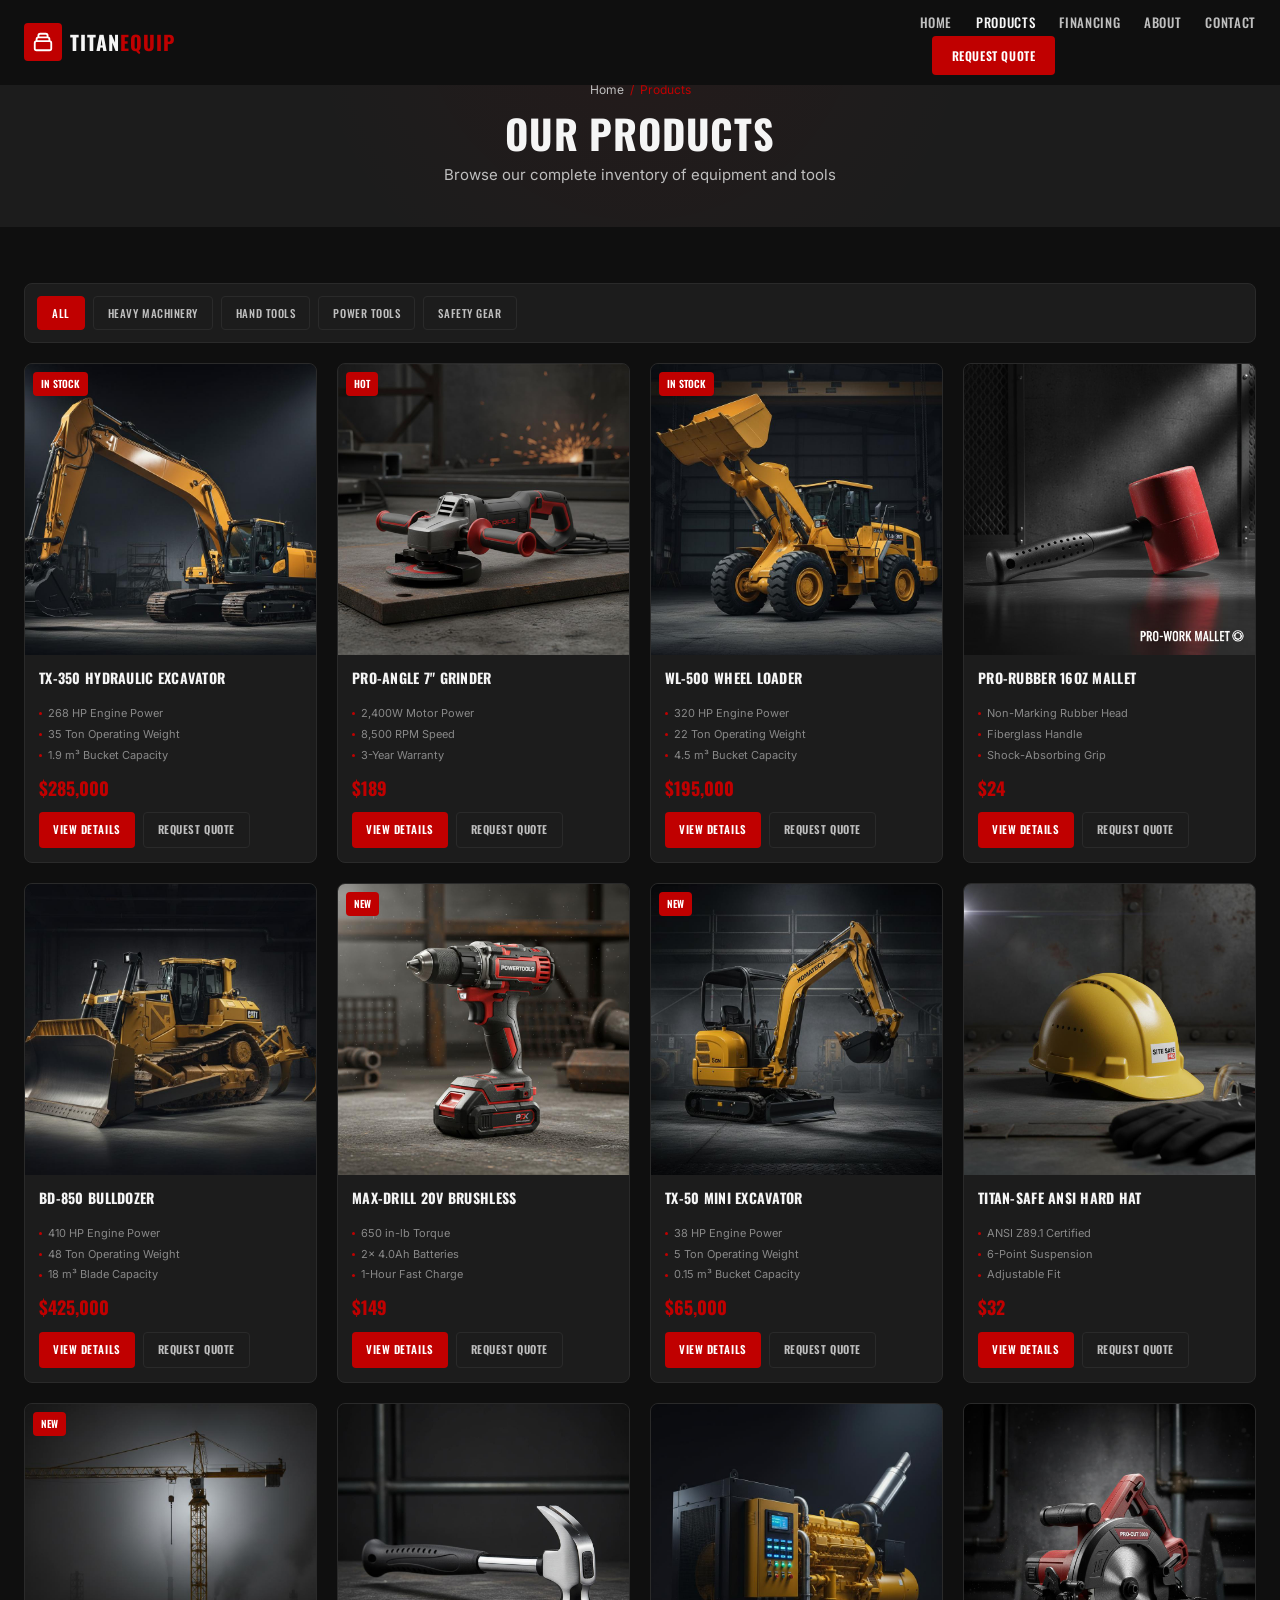
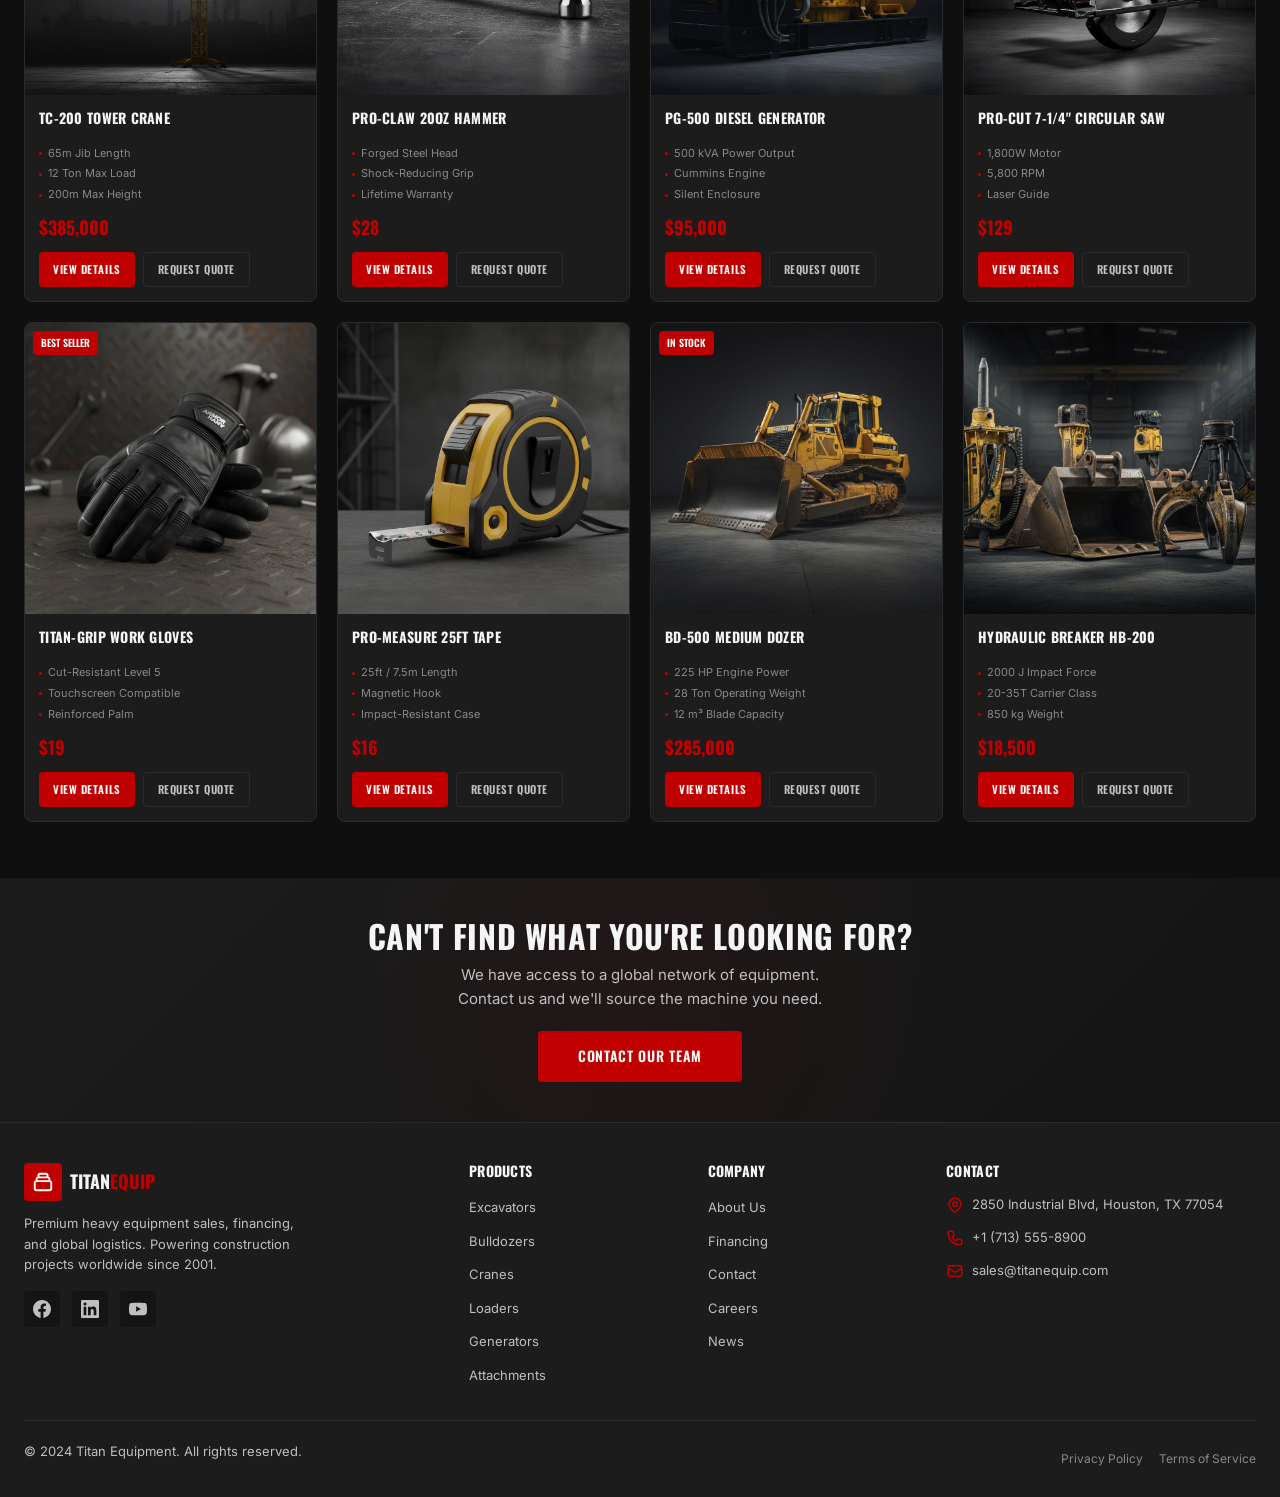
<file: products.html>
<!DOCTYPE html>
<html lang="en">
<head>
  <meta charset="UTF-8">
  <meta name="viewport" content="width=device-width, initial-scale=1.0">
  <meta name="description" content="Browse our extensive inventory of heavy construction equipment. Excavators, bulldozers, loaders, cranes, and more.">
  <title>Products | Titan Equipment</title>
  
  <!-- Google Fonts -->
  <link rel="preconnect" href="https://fonts.googleapis.com">
  <link rel="preconnect" href="https://fonts.gstatic.com" crossorigin>
  <link href="https://fonts.googleapis.com/css2?family=Inter:wght@400;500;600;700&family=Oswald:wght@400;500;600;700&display=swap" rel="stylesheet">
  
  <!-- Styles -->
  <link rel="stylesheet" href="style.css">
</head>
<body>
  <!-- Header -->
  <header class="header">
    <div class="container">
      <div class="header-inner">
        <a href="index.html" class="logo">
          <div class="logo-icon">
            <svg xmlns="http://www.w3.org/2000/svg" fill="none" viewBox="0 0 24 24" stroke="currentColor">
              <path stroke-linecap="round" stroke-linejoin="round" stroke-width="2" d="M19 11H5m14 0a2 2 0 012 2v6a2 2 0 01-2 2H5a2 2 0 01-2-2v-6a2 2 0 012-2m14 0V9a2 2 0 00-2-2M5 11V9a2 2 0 012-2m0 0V5a2 2 0 012-2h6a2 2 0 012 2v2M7 7h10" />
            </svg>
          </div>
          <span class="logo-text">TITAN<span>EQUIP</span></span>
        </a>
        
        <nav class="nav-desktop">
          <ul class="nav-list">
            <li><a href="index.html" class="nav-link">Home</a></li>
            <li><a href="products.html" class="nav-link active">Products</a></li>
            <li><a href="financing.html" class="nav-link">Financing</a></li>
            <li><a href="about.html" class="nav-link">About</a></li>
            <li><a href="contact.html" class="nav-link">Contact</a></li>
          </ul>
          <a href="contact.html" class="btn btn-primary nav-cta">Request Quote</a>
        </nav>
        
        <button class="menu-toggle" aria-label="Toggle menu">
          <span></span>
          <span></span>
          <span></span>
        </button>
      </div>
    </div>
  </header>
  
  <!-- Mobile Navigation -->
  <nav class="nav-mobile">
    <ul class="nav-list">
      <li><a href="index.html" class="nav-link">Home</a></li>
      <li><a href="products.html" class="nav-link active">Products</a></li>
      <li><a href="financing.html" class="nav-link">Financing</a></li>
      <li><a href="about.html" class="nav-link">About</a></li>
      <li><a href="contact.html" class="nav-link">Contact</a></li>
    </ul>
    <a href="contact.html" class="btn btn-primary">Request Quote</a>
  </nav>
  <div class="overlay"></div>

  <main>
    <!-- Page Header -->
    <section class="page-header">
      <div class="container">
        <div class="page-header-content">
          <nav class="breadcrumbs">
            <a href="index.html">Home</a>
            <span>/</span>
            <span>Products</span>
          </nav>
          <h1 class="page-title">Our Products</h1>
          <p class="page-subtitle">Browse our complete inventory of equipment and tools</p>
        </div>
      </div>
    </section>

    <!-- Products Section -->
    <section class="featured-products">
      <div class="container">
        <!-- Category Filter Bar -->
        <div class="category-filter">
          <div class="filter-tabs">
            <button class="filter-tab active" data-filter="all">All</button>
            <button class="filter-tab" data-filter="machinery">Heavy Machinery</button>
            <button class="filter-tab" data-filter="hand-tools">Hand Tools</button>
            <button class="filter-tab" data-filter="power-tools">Power Tools</button>
            <button class="filter-tab" data-filter="safety">Safety Gear</button>
          </div>
        </div>

        <!-- Products Grid -->
        <div class="products-grid">
          <!-- Heavy Machinery -->
          <article class="product-card" data-category="machinery">
            <div class="product-image">
              <img src="product-excavator-1.jpg" alt="TX-350 Hydraulic Excavator">
              <span class="product-badge">In Stock</span>
            </div>
            <div class="product-content">
              <h3 class="product-title">TX-350 Hydraulic Excavator</h3>
              <ul class="product-specs-list">
                <li>268 HP Engine Power</li>
                <li>35 Ton Operating Weight</li>
                <li>1.9 m³ Bucket Capacity</li>
              </ul>
              <div class="product-price">$285,000</div>
              <div class="product-buttons">
                <a href="product-detail.html" class="btn btn-primary">View Details</a>
                <a href="contact.html" class="btn btn-secondary">Request Quote</a>
              </div>
            </div>
          </article>

          <!-- Power Tools: Grinder -->
          <article class="product-card" data-category="power-tools">
            <div class="product-image">
              <img src="tool-grinder.jpg" alt="Pro-Angle 7 Inch Grinder">
              <span class="product-badge">Hot</span>
            </div>
            <div class="product-content">
              <h3 class="product-title">Pro-Angle 7" Grinder</h3>
              <ul class="product-specs-list">
                <li>2,400W Motor Power</li>
                <li>8,500 RPM Speed</li>
                <li>3-Year Warranty</li>
              </ul>
              <div class="product-price">$189</div>
              <div class="product-buttons">
                <a href="product-detail.html" class="btn btn-primary">View Details</a>
                <a href="contact.html" class="btn btn-secondary">Request Quote</a>
              </div>
            </div>
          </article>

          <article class="product-card" data-category="machinery">
            <div class="product-image">
              <img src="product-loader-1.jpg" alt="WL-500 Wheel Loader">
              <span class="product-badge">In Stock</span>
            </div>
            <div class="product-content">
              <h3 class="product-title">WL-500 Wheel Loader</h3>
              <ul class="product-specs-list">
                <li>320 HP Engine Power</li>
                <li>22 Ton Operating Weight</li>
                <li>4.5 m³ Bucket Capacity</li>
              </ul>
              <div class="product-price">$195,000</div>
              <div class="product-buttons">
                <a href="product-detail.html" class="btn btn-primary">View Details</a>
                <a href="contact.html" class="btn btn-secondary">Request Quote</a>
              </div>
            </div>
          </article>

          <!-- Hand Tools: Mallet -->
          <article class="product-card" data-category="hand-tools">
            <div class="product-image">
              <img src="tool-mallet.jpg" alt="Pro-Rubber 16oz Mallet">
            </div>
            <div class="product-content">
              <h3 class="product-title">Pro-Rubber 16oz Mallet</h3>
              <ul class="product-specs-list">
                <li>Non-Marking Rubber Head</li>
                <li>Fiberglass Handle</li>
                <li>Shock-Absorbing Grip</li>
              </ul>
              <div class="product-price">$24</div>
              <div class="product-buttons">
                <a href="product-detail.html" class="btn btn-primary">View Details</a>
                <a href="contact.html" class="btn btn-secondary">Request Quote</a>
              </div>
            </div>
          </article>

          <article class="product-card" data-category="machinery">
            <div class="product-image">
              <img src="product-dozer-1.jpg" alt="BD-850 Bulldozer">
            </div>
            <div class="product-content">
              <h3 class="product-title">BD-850 Bulldozer</h3>
              <ul class="product-specs-list">
                <li>410 HP Engine Power</li>
                <li>48 Ton Operating Weight</li>
                <li>18 m³ Blade Capacity</li>
              </ul>
              <div class="product-price">$425,000</div>
              <div class="product-buttons">
                <a href="product-detail.html" class="btn btn-primary">View Details</a>
                <a href="contact.html" class="btn btn-secondary">Request Quote</a>
              </div>
            </div>
          </article>

          <!-- Power Tools: Drill -->
          <article class="product-card" data-category="power-tools">
            <div class="product-image">
              <img src="tool-drill.jpg" alt="Max-Drill 20V Brushless">
              <span class="product-badge">New</span>
            </div>
            <div class="product-content">
              <h3 class="product-title">Max-Drill 20V Brushless</h3>
              <ul class="product-specs-list">
                <li>650 in-lb Torque</li>
                <li>2x 4.0Ah Batteries</li>
                <li>1-Hour Fast Charge</li>
              </ul>
              <div class="product-price">$149</div>
              <div class="product-buttons">
                <a href="product-detail.html" class="btn btn-primary">View Details</a>
                <a href="contact.html" class="btn btn-secondary">Request Quote</a>
              </div>
            </div>
          </article>

          <article class="product-card" data-category="machinery">
            <div class="product-image">
              <img src="product-excavator-2.jpg" alt="TX-50 Mini Excavator">
              <span class="product-badge">New</span>
            </div>
            <div class="product-content">
              <h3 class="product-title">TX-50 Mini Excavator</h3>
              <ul class="product-specs-list">
                <li>38 HP Engine Power</li>
                <li>5 Ton Operating Weight</li>
                <li>0.15 m³ Bucket Capacity</li>
              </ul>
              <div class="product-price">$65,000</div>
              <div class="product-buttons">
                <a href="product-detail.html" class="btn btn-primary">View Details</a>
                <a href="contact.html" class="btn btn-secondary">Request Quote</a>
              </div>
            </div>
          </article>

          <!-- Safety: Hard Hat -->
          <article class="product-card" data-category="safety">
            <div class="product-image">
              <img src="tool-helmet.jpg" alt="Titan-Safe ANSI Hard Hat">
            </div>
            <div class="product-content">
              <h3 class="product-title">Titan-Safe ANSI Hard Hat</h3>
              <ul class="product-specs-list">
                <li>ANSI Z89.1 Certified</li>
                <li>6-Point Suspension</li>
                <li>Adjustable Fit</li>
              </ul>
              <div class="product-price">$32</div>
              <div class="product-buttons">
                <a href="product-detail.html" class="btn btn-primary">View Details</a>
                <a href="contact.html" class="btn btn-secondary">Request Quote</a>
              </div>
            </div>
          </article>

          <article class="product-card" data-category="machinery">
            <div class="product-image">
              <img src="category-crane.jpg" alt="TC-200 Tower Crane">
              <span class="product-badge">New</span>
            </div>
            <div class="product-content">
              <h3 class="product-title">TC-200 Tower Crane</h3>
              <ul class="product-specs-list">
                <li>65m Jib Length</li>
                <li>12 Ton Max Load</li>
                <li>200m Max Height</li>
              </ul>
              <div class="product-price">$385,000</div>
              <div class="product-buttons">
                <a href="product-detail.html" class="btn btn-primary">View Details</a>
                <a href="contact.html" class="btn btn-secondary">Request Quote</a>
              </div>
            </div>
          </article>

          <!-- Hand Tools: Hammer -->
          <article class="product-card" data-category="hand-tools">
            <div class="product-image">
              <img src="tool-hammer.jpg" alt="Pro-Claw 20oz Hammer">
            </div>
            <div class="product-content">
              <h3 class="product-title">Pro-Claw 20oz Hammer</h3>
              <ul class="product-specs-list">
                <li>Forged Steel Head</li>
                <li>Shock-Reducing Grip</li>
                <li>Lifetime Warranty</li>
              </ul>
              <div class="product-price">$28</div>
              <div class="product-buttons">
                <a href="product-detail.html" class="btn btn-primary">View Details</a>
                <a href="contact.html" class="btn btn-secondary">Request Quote</a>
              </div>
            </div>
          </article>

          <article class="product-card" data-category="machinery">
            <div class="product-image">
              <img src="category-generator.jpg" alt="PG-500 Diesel Generator">
            </div>
            <div class="product-content">
              <h3 class="product-title">PG-500 Diesel Generator</h3>
              <ul class="product-specs-list">
                <li>500 kVA Power Output</li>
                <li>Cummins Engine</li>
                <li>Silent Enclosure</li>
              </ul>
              <div class="product-price">$95,000</div>
              <div class="product-buttons">
                <a href="product-detail.html" class="btn btn-primary">View Details</a>
                <a href="contact.html" class="btn btn-secondary">Request Quote</a>
              </div>
            </div>
          </article>

          <!-- Power Tools: Circular Saw -->
          <article class="product-card" data-category="power-tools">
            <div class="product-image">
              <img src="tool-saw.jpg" alt="Pro-Cut 7-1/4 Circular Saw">
            </div>
            <div class="product-content">
              <h3 class="product-title">Pro-Cut 7-1/4" Circular Saw</h3>
              <ul class="product-specs-list">
                <li>1,800W Motor</li>
                <li>5,800 RPM</li>
                <li>Laser Guide</li>
              </ul>
              <div class="product-price">$129</div>
              <div class="product-buttons">
                <a href="product-detail.html" class="btn btn-primary">View Details</a>
                <a href="contact.html" class="btn btn-secondary">Request Quote</a>
              </div>
            </div>
          </article>

          <!-- Safety: Work Gloves -->
          <article class="product-card" data-category="safety">
            <div class="product-image">
              <img src="tool-gloves.jpg" alt="Titan-Grip Work Gloves">
              <span class="product-badge">Best Seller</span>
            </div>
            <div class="product-content">
              <h3 class="product-title">Titan-Grip Work Gloves</h3>
              <ul class="product-specs-list">
                <li>Cut-Resistant Level 5</li>
                <li>Touchscreen Compatible</li>
                <li>Reinforced Palm</li>
              </ul>
              <div class="product-price">$19</div>
              <div class="product-buttons">
                <a href="product-detail.html" class="btn btn-primary">View Details</a>
                <a href="contact.html" class="btn btn-secondary">Request Quote</a>
              </div>
            </div>
          </article>

          <!-- Hand Tools: Tape Measure -->
          <article class="product-card" data-category="hand-tools">
            <div class="product-image">
              <img src="tool-tape.jpg" alt="Pro-Measure 25ft Tape">
            </div>
            <div class="product-content">
              <h3 class="product-title">Pro-Measure 25ft Tape</h3>
              <ul class="product-specs-list">
                <li>25ft / 7.5m Length</li>
                <li>Magnetic Hook</li>
                <li>Impact-Resistant Case</li>
              </ul>
              <div class="product-price">$16</div>
              <div class="product-buttons">
                <a href="product-detail.html" class="btn btn-primary">View Details</a>
                <a href="contact.html" class="btn btn-secondary">Request Quote</a>
              </div>
            </div>
          </article>

          <article class="product-card" data-category="machinery">
            <div class="product-image">
              <img src="category-bulldozer.jpg" alt="BD-500 Medium Dozer">
              <span class="product-badge">In Stock</span>
            </div>
            <div class="product-content">
              <h3 class="product-title">BD-500 Medium Dozer</h3>
              <ul class="product-specs-list">
                <li>225 HP Engine Power</li>
                <li>28 Ton Operating Weight</li>
                <li>12 m³ Blade Capacity</li>
              </ul>
              <div class="product-price">$285,000</div>
              <div class="product-buttons">
                <a href="product-detail.html" class="btn btn-primary">View Details</a>
                <a href="contact.html" class="btn btn-secondary">Request Quote</a>
              </div>
            </div>
          </article>

          <!-- Attachments -->
          <article class="product-card" data-category="machinery">
            <div class="product-image">
              <img src="category-attachments.jpg" alt="Hydraulic Breaker Attachment">
            </div>
            <div class="product-content">
              <h3 class="product-title">Hydraulic Breaker HB-200</h3>
              <ul class="product-specs-list">
                <li>2000 J Impact Force</li>
                <li>20-35T Carrier Class</li>
                <li>850 kg Weight</li>
              </ul>
              <div class="product-price">$18,500</div>
              <div class="product-buttons">
                <a href="product-detail.html" class="btn btn-primary">View Details</a>
                <a href="contact.html" class="btn btn-secondary">Request Quote</a>
              </div>
            </div>
          </article>
        </div>
      </div>
    </section>

    <!-- CTA Section -->
    <section class="cta-section">
      <div class="container">
        <div class="cta-content">
          <h2 class="cta-title">Can't Find What You're Looking For?</h2>
          <p class="cta-description">We have access to a global network of equipment. Contact us and we'll source the machine you need.</p>
          <a href="contact.html" class="btn btn-large cta-button">Contact Our Team</a>
        </div>
      </div>
    </section>
  </main>

  <!-- Footer -->
  <footer class="footer">
    <div class="container">
      <div class="footer-grid">
        <div class="footer-brand">
          <div class="footer-logo">
            <div class="logo-icon">
              <svg xmlns="http://www.w3.org/2000/svg" fill="none" viewBox="0 0 24 24" stroke="currentColor">
                <path stroke-linecap="round" stroke-linejoin="round" stroke-width="2" d="M19 11H5m14 0a2 2 0 012 2v6a2 2 0 01-2 2H5a2 2 0 01-2-2v-6a2 2 0 012-2m14 0V9a2 2 0 00-2-2M5 11V9a2 2 0 012-2m0 0V5a2 2 0 012-2h6a2 2 0 012 2v2M7 7h10" />
              </svg>
            </div>
            <span class="footer-logo-text">TITAN<span>EQUIP</span></span>
          </div>
          <p class="footer-description">Premium heavy equipment sales, financing, and global logistics. Powering construction projects worldwide since 2001.</p>
          <div class="footer-social">
            <a href="#" aria-label="Facebook">
              <svg xmlns="http://www.w3.org/2000/svg" fill="currentColor" viewBox="0 0 24 24">
                <path d="M24 12.073c0-6.627-5.373-12-12-12s-12 5.373-12 12c0 5.99 4.388 10.954 10.125 11.854v-8.385H7.078v-3.47h3.047V9.43c0-3.007 1.792-4.669 4.533-4.669 1.312 0 2.686.235 2.686.235v2.953H15.83c-1.491 0-1.956.925-1.956 1.874v2.25h3.328l-.532 3.47h-2.796v8.385C19.612 23.027 24 18.062 24 12.073z"/>
              </svg>
            </a>
            <a href="#" aria-label="LinkedIn">
              <svg xmlns="http://www.w3.org/2000/svg" fill="currentColor" viewBox="0 0 24 24">
                <path d="M20.447 20.452h-3.554v-5.569c0-1.328-.027-3.037-1.852-3.037-1.853 0-2.136 1.445-2.136 2.939v5.667H9.351V9h3.414v1.561h.046c.477-.9 1.637-1.85 3.37-1.85 3.601 0 4.267 2.37 4.267 5.455v6.286zM5.337 7.433c-1.144 0-2.063-.926-2.063-2.065 0-1.138.92-2.063 2.063-2.063 1.14 0 2.064.925 2.064 2.063 0 1.139-.925 2.065-2.064 2.065zm1.782 13.019H3.555V9h3.564v11.452zM22.225 0H1.771C.792 0 0 .774 0 1.729v20.542C0 23.227.792 24 1.771 24h20.451C23.2 24 24 23.227 24 22.271V1.729C24 .774 23.2 0 22.222 0h.003z"/>
              </svg>
            </a>
            <a href="#" aria-label="YouTube">
              <svg xmlns="http://www.w3.org/2000/svg" fill="currentColor" viewBox="0 0 24 24">
                <path d="M23.498 6.186a3.016 3.016 0 0 0-2.122-2.136C19.505 3.545 12 3.545 12 3.545s-7.505 0-9.377.505A3.017 3.017 0 0 0 .502 6.186C0 8.07 0 12 0 12s0 3.93.502 5.814a3.016 3.016 0 0 0 2.122 2.136c1.871.505 9.376.505 9.376.505s7.505 0 9.377-.505a3.015 3.015 0 0 0 2.122-2.136C24 15.93 24 12 24 12s0-3.93-.502-5.814zM9.545 15.568V8.432L15.818 12l-6.273 3.568z"/>
              </svg>
            </a>
          </div>
        </div>
        
        <div class="footer-links-column">
          <h4 class="footer-title">Products</h4>
          <ul class="footer-links">
            <li><a href="products.html">Excavators</a></li>
            <li><a href="products.html">Bulldozers</a></li>
            <li><a href="products.html">Cranes</a></li>
            <li><a href="products.html">Loaders</a></li>
            <li><a href="products.html">Generators</a></li>
            <li><a href="products.html">Attachments</a></li>
          </ul>
        </div>
        
        <div class="footer-links-column">
          <h4 class="footer-title">Company</h4>
          <ul class="footer-links">
            <li><a href="about.html">About Us</a></li>
            <li><a href="financing.html">Financing</a></li>
            <li><a href="contact.html">Contact</a></li>
            <li><a href="#">Careers</a></li>
            <li><a href="#">News</a></li>
          </ul>
        </div>
        
        <div class="footer-contact-column">
          <h4 class="footer-title">Contact</h4>
          <div class="footer-contact">
            <div class="footer-contact-item">
              <svg xmlns="http://www.w3.org/2000/svg" fill="none" viewBox="0 0 24 24" stroke="currentColor">
                <path stroke-linecap="round" stroke-linejoin="round" stroke-width="2" d="M17.657 16.657L13.414 20.9a1.998 1.998 0 01-2.827 0l-4.244-4.243a8 8 0 1111.314 0z" />
                <path stroke-linecap="round" stroke-linejoin="round" stroke-width="2" d="M15 11a3 3 0 11-6 0 3 3 0 016 0z" />
              </svg>
              <span>2850 Industrial Blvd, Houston, TX 77054</span>
            </div>
            <div class="footer-contact-item">
              <svg xmlns="http://www.w3.org/2000/svg" fill="none" viewBox="0 0 24 24" stroke="currentColor">
                <path stroke-linecap="round" stroke-linejoin="round" stroke-width="2" d="M3 5a2 2 0 012-2h3.28a1 1 0 01.948.684l1.498 4.493a1 1 0 01-.502 1.21l-2.257 1.13a11.042 11.042 0 005.516 5.516l1.13-2.257a1 1 0 011.21-.502l4.493 1.498a1 1 0 01.684.949V19a2 2 0 01-2 2h-1C9.716 21 3 14.284 3 6V5z" />
              </svg>
              <span>+1 (713) 555-8900</span>
            </div>
            <div class="footer-contact-item">
              <svg xmlns="http://www.w3.org/2000/svg" fill="none" viewBox="0 0 24 24" stroke="currentColor">
                <path stroke-linecap="round" stroke-linejoin="round" stroke-width="2" d="M3 8l7.89 5.26a2 2 0 002.22 0L21 8M5 19h14a2 2 0 002-2V7a2 2 0 00-2-2H5a2 2 0 00-2 2v10a2 2 0 002 2z" />
              </svg>
              <span>sales@titanequip.com</span>
            </div>
          </div>
        </div>
      </div>
      
      <div class="footer-bottom">
        <p class="footer-description">&copy; 2024 Titan Equipment. All rights reserved.</p>
        <div class="footer-legal">
          <a href="#">Privacy Policy</a>
          <a href="#">Terms of Service</a>
        </div>
      </div>
    </div>
  </footer>

  <!-- Scripts -->
  <script src="main.js"></script>
</body>
</html>
</file>
<file: style.css>
/* ============================================
   TITAN EQUIPMENT - RED & BLACK INDUSTRIAL THEME
   Equipment + Tools Store
   ============================================ */

:root {
  --color-bg-primary: #0f0f0f;
  --color-bg-secondary: #1c1c1c;
  --color-bg-tertiary: #141414;
  --color-bg-card: #1c1c1c;
  --color-text-primary: #f5f5f5;
  --color-text-secondary: #bfbfbf;
  --color-text-muted: #888888;
  --color-accent: #c00000;
  --color-accent-hover: #900000;
  --color-border: #2a2a2a;
  --color-border-light: #3a3a3a;
  --font-primary: 'Inter', -apple-system, BlinkMacSystemFont, 'Segoe UI', Roboto, sans-serif;
  --font-display: 'Oswald', 'Bebas Neue', Impact, sans-serif;
  --transition-fast: 0.15s ease;
  --transition-normal: 0.3s ease;
  --shadow-sm: 0 1px 2px rgba(0, 0, 0, 0.5);
  --shadow-md: 0 4px 6px rgba(0, 0, 0, 0.6);
  --shadow-lg: 0 10px 25px rgba(0, 0, 0, 0.7);
  --radius-sm: 4px;
  --radius-md: 8px;
  --radius-lg: 12px;
}

*, *::before, *::after { box-sizing: border-box; margin: 0; padding: 0; }
html { scroll-behavior: smooth; font-size: 16px; }
body { font-family: var(--font-primary); background-color: var(--color-bg-primary); color: var(--color-text-primary); line-height: 1.6; overflow-x: hidden; -webkit-font-smoothing: antialiased; }
img { max-width: 100%; height: auto; display: block; }
a { color: inherit; text-decoration: none; transition: color var(--transition-fast); }
a:hover { color: var(--color-accent); }
ul, ol { list-style: none; }
button { font-family: inherit; cursor: pointer; border: none; background: none; }
input, textarea, select { font-family: inherit; font-size: inherit; }

h1, h2, h3, h4, h5, h6 { font-family: var(--font-display); font-weight: 700; line-height: 1.1; text-transform: uppercase; letter-spacing: 0.02em; color: var(--color-text-primary); }

/* Utility classes replacing inline styles moved from HTML */
.muted-note { color: var(--color-text-secondary); margin-bottom: 1.5rem; }
.map-heading { font-size: 1.5rem; margin-bottom: 0.5rem; color: var(--color-text-primary); }
.cta-buttons { display: flex; gap: 1rem; justify-content: center; flex-wrap: wrap; }
.centered-form { max-width: 800px; margin: 0 auto; }
h1 { font-size: clamp(2rem, 8vw, 4rem); }
h2 { font-size: clamp(1.5rem, 5vw, 2.5rem); }
h3 { font-size: clamp(1.125rem, 3vw, 1.5rem); }
p { color: var(--color-text-secondary); }

.section-label { font-family: var(--font-display); font-size: 0.75rem; font-weight: 500; text-transform: uppercase; letter-spacing: 0.15em; color: var(--color-accent); margin-bottom: 0.75rem; }

.container { width: 100%; max-width: 1400px; margin: 0 auto; padding: 0 0.75rem; }
@media (min-width: 640px) { .container { padding: 0 1rem; } }
@media (min-width: 1024px) { .container { padding: 0 1.5rem; } }

.btn { display: inline-flex; align-items: center; justify-content: center; gap: 0.5rem; padding: 0.625rem 1.25rem; font-family: var(--font-display); font-size: 0.75rem; font-weight: 600; text-transform: uppercase; letter-spacing: 0.05em; border-radius: var(--radius-sm); transition: all var(--transition-normal); white-space: nowrap; }
.btn-primary { background-color: var(--color-accent); color: #ffffff; }
.btn-primary:hover { background-color: var(--color-accent-hover); color: #ffffff; transform: translateY(-2px); box-shadow: 0 4px 15px rgba(192, 0, 0, 0.35); }
.btn-secondary { background-color: transparent; color: var(--color-text-primary); border: 1px solid var(--color-border-light); }
.btn-secondary:hover { border-color: var(--color-accent); color: var(--color-accent); transform: translateY(-2px); }
.btn-large { padding: 0.875rem 2rem; font-size: 0.875rem; }
.btn-full { width: 100%; }

/* Header */
.header { position: fixed; top: 0; left: 0; right: 0; z-index: 1000; background-color: var(--color-bg-primary); padding: 0.625rem 0; }
.header-inner { display: flex; align-items: center; justify-content: space-between; }
.logo { display: flex; align-items: center; gap: 0.5rem; }
.logo-icon { width: 34px; height: 34px; background-color: var(--color-accent); border-radius: var(--radius-sm); display: flex; align-items: center; justify-content: center; }
.logo-icon svg { width: 20px; height: 20px; color: #ffffff; }
.logo-text { font-family: var(--font-display); font-size: 1.125rem; font-weight: 700; letter-spacing: 0.05em; color: var(--color-text-primary); }
.logo-text span { color: var(--color-accent); }

.nav-desktop { display: none; }
.nav-list { display: flex; align-items: center; gap: 1.5rem; }
.nav-link { font-family: var(--font-display); font-size: 0.8125rem; font-weight: 500; text-transform: uppercase; letter-spacing: 0.05em; color: var(--color-text-secondary); position: relative; padding: 0.375rem 0; }
.nav-link::after { content: ''; position: absolute; bottom: 0; left: 0; width: 0; height: 2px; background-color: var(--color-accent); transition: width var(--transition-normal); }
.nav-link:hover, .nav-link.active { color: var(--color-text-primary); }
.nav-link:hover::after, .nav-link.active::after { width: 100%; }
.nav-cta { margin-left: 0.75rem; }

.menu-toggle { display: flex; flex-direction: column; gap: 4px; padding: 0.5rem; z-index: 1001; }
.menu-toggle span { display: block; width: 22px; height: 2px; background-color: var(--color-text-primary); transition: all var(--transition-normal); }
.menu-toggle.active span:nth-child(1) { transform: rotate(45deg) translate(4px, 4px); }
.menu-toggle.active span:nth-child(2) { opacity: 0; }
.menu-toggle.active span:nth-child(3) { transform: rotate(-45deg) translate(4px, -4px); }

.nav-mobile { position: fixed; top: 0; right: -100%; width: 80%; max-width: 300px; height: 100vh; background-color: var(--color-bg-secondary); padding: 4.5rem 1.25rem 1.25rem; transition: right var(--transition-normal); z-index: 999; box-shadow: var(--shadow-lg); }
.nav-mobile.active { right: 0; }
.nav-mobile .nav-list { flex-direction: column; align-items: flex-start; gap: 1rem; }
.nav-mobile .nav-link { font-size: 1rem; }
.nav-mobile .btn { margin-top: 1.25rem; width: 100%; }

.overlay { position: fixed; top: 0; left: 0; right: 0; bottom: 0; background-color: rgba(0, 0, 0, 0.85); opacity: 0; visibility: hidden; transition: all var(--transition-normal); z-index: 998; }
.overlay.active { opacity: 1; visibility: visible; }

@media (min-width: 1024px) {
  .nav-desktop { display: block; }
  .menu-toggle, .nav-mobile, .overlay { display: none; }
  .logo-text { font-size: 1.25rem; }
  .logo-icon { width: 38px; height: 38px; }
  .logo-icon svg { width: 22px; height: 22px; }
}

/* Hero */
.hero-intro { position: relative; min-height: 100vh; display: flex; align-items: center; justify-content: center; overflow: hidden; background-color: var(--color-bg-primary); padding-top: 55px; }
.hero-intro-bg { position: absolute; top: 0; left: 0; right: 0; bottom: 0; z-index: 0; }
.hero-intro-bg img { width: 100%; height: 100%; object-fit: cover; opacity: 0; animation: fadeIn 1s ease forwards 0.2s; }
.hero-intro-overlay { position: absolute; top: 0; left: 0; right: 0; bottom: 0; background: linear-gradient(to bottom, rgba(15, 15, 15, 0.92) 0%, rgba(15, 15, 15, 0.75) 50%, rgba(15, 15, 15, 0.95) 100%); z-index: 1; }
.hero-intro-content { position: relative; z-index: 2; text-align: center; max-width: 700px; padding: 1.5rem 0.75rem; }
.hero-intro-headline { font-size: clamp(1.75rem, 9vw, 3.5rem); font-weight: 800; line-height: 1.05; margin-bottom: 0.875rem; color: var(--color-text-primary); opacity: 0; transform: translateY(20px); animation: fadeInUp 0.8s ease forwards 0.4s; }
.hero-intro-headline span { color: var(--color-accent); }
.hero-intro-subheading { font-size: clamp(0.875rem, 3vw, 1.0625rem); color: var(--color-text-secondary); max-width: 420px; margin: 0 auto 1.25rem; opacity: 0; transform: translateY(15px); animation: fadeInUp 0.6s ease forwards 0.6s; }
.hero-intro-buttons { display: flex; flex-direction: column; gap: 0.625rem; align-items: center; opacity: 0; transform: translateY(15px); animation: fadeInUp 0.6s ease forwards 0.8s; }
@media (min-width: 480px) { .hero-intro-buttons { flex-direction: row; justify-content: center; gap: 0.75rem; } }

@keyframes fadeIn { to { opacity: 1; } }
@keyframes fadeInUp { to { opacity: 1; transform: translateY(0); } }

/* Category Filter */
.category-filter { background-color: var(--color-bg-card); padding: 0.75rem; border-radius: var(--radius-md); margin-bottom: 1.25rem; border: 1px solid var(--color-border); overflow-x: auto; -webkit-overflow-scrolling: touch; }
.category-filter::-webkit-scrollbar { display: none; }
.filter-tabs { display: flex; gap: 0.5rem; min-width: max-content; }
.filter-tab { padding: 0.5rem 0.875rem; font-family: var(--font-display); font-size: 0.6875rem; font-weight: 500; text-transform: uppercase; letter-spacing: 0.05em; color: var(--color-text-secondary); background-color: transparent; border: 1px solid var(--color-border); border-radius: var(--radius-sm); white-space: nowrap; transition: all var(--transition-fast); }
.filter-tab:hover { border-color: var(--color-accent); color: var(--color-text-primary); }
.filter-tab.active { background-color: var(--color-accent); border-color: var(--color-accent); color: #ffffff; }

/* Products Section */
.featured-products { background-color: var(--color-bg-primary); padding: 2.5rem 0; }
@media (min-width: 768px) { .featured-products { padding: 3.5rem 0; } }

.section-header { text-align: center; max-width: 550px; margin: 0 auto 1.5rem; }
.section-title { margin-bottom: 0.5rem; color: var(--color-text-primary); }
.section-description { font-size: 0.9375rem; color: var(--color-text-secondary); }

/* Products Grid - 2 PER ROW MOBILE (MANDATORY) */
.products-grid { display: grid; grid-template-columns: repeat(2, 1fr); gap: 0.625rem; }
@media (min-width: 640px) { .products-grid { gap: 0.875rem; } }
@media (min-width: 768px) { .products-grid { grid-template-columns: repeat(3, 1fr); gap: 1rem; } }
@media (min-width: 1024px) { .products-grid { grid-template-columns: repeat(4, 1fr); gap: 1.25rem; } }

/* Product Card */
.product-card { background-color: var(--color-bg-card); border-radius: var(--radius-md); overflow: hidden; border: 1px solid var(--color-border); transition: all var(--transition-normal); display: flex; flex-direction: column; }
.product-card:hover { transform: translateY(-4px); border-color: var(--color-border-light); box-shadow: var(--shadow-lg); }
.product-card.hidden { display: none; }

.product-image { position: relative; aspect-ratio: 1; overflow: hidden; background-color: var(--color-bg-tertiary); }
.product-image img { width: 100%; height: 100%; object-fit: cover; transition: transform 0.5s ease; }
.product-card:hover .product-image img { transform: scale(1.05); }

.product-badge { position: absolute; top: 0.375rem; left: 0.375rem; background-color: var(--color-accent); color: #ffffff; font-family: var(--font-display); font-size: 0.5625rem; font-weight: 600; text-transform: uppercase; padding: 0.2rem 0.4rem; border-radius: var(--radius-sm); }
@media (min-width: 640px) { .product-badge { font-size: 0.625rem; padding: 0.25rem 0.5rem; top: 0.5rem; left: 0.5rem; } }

.product-content { padding: 0.625rem; display: flex; flex-direction: column; flex-grow: 1; }
@media (min-width: 640px) { .product-content { padding: 0.875rem; } }

.product-title { font-size: 0.75rem; margin-bottom: 0.375rem; color: var(--color-text-primary); line-height: 1.3; display: -webkit-box; line-clamp: 2; -webkit-line-clamp: 2; -webkit-box-orient: vertical; overflow: hidden; min-height: 2em; }
@media (min-width: 640px) { .product-title { font-size: 0.875rem; margin-bottom: 0.5rem; } }

.product-specs-list { margin-bottom: 0.375rem; flex-grow: 1; }
.product-specs-list li { display: flex; align-items: center; gap: 0.375rem; font-size: 0.625rem; color: var(--color-text-muted); margin-bottom: 0.125rem; }
@media (min-width: 640px) { .product-specs-list li { font-size: 0.6875rem; margin-bottom: 0.2rem; } }
.product-specs-list li::before { content: ''; width: 3px; height: 3px; background-color: var(--color-accent); border-radius: 50%; flex-shrink: 0; }

.product-price { font-family: var(--font-display); font-size: 0.9375rem; font-weight: 700; color: var(--color-accent); margin-bottom: 0.5rem; }
@media (min-width: 640px) { .product-price { font-size: 1.125rem; margin-bottom: 0.625rem; } }

.product-buttons { display: flex; flex-direction: column; gap: 0.375rem; margin-top: auto; }
@media (min-width: 640px) { .product-buttons { flex-direction: row; gap: 0.5rem; } }
.product-buttons .btn { padding: 0.4375rem 0.625rem; font-size: 0.625rem; }
@media (min-width: 640px) { .product-buttons .btn { padding: 0.5rem 0.875rem; font-size: 0.6875rem; } }
.product-buttons .btn-primary { background-color: var(--color-accent); color: #ffffff; }
.product-buttons .btn-primary:hover { background-color: var(--color-accent-hover); }
.product-buttons .btn-secondary { border-color: var(--color-border); color: var(--color-text-secondary); }
.product-buttons .btn-secondary:hover { border-color: var(--color-accent); color: var(--color-accent); }

/* Trust Section */
.trust-section { background-color: var(--color-bg-secondary); padding: 2.5rem 0; }
@media (min-width: 768px) { .trust-section { padding: 3.5rem 0; } }
.trust-grid { display: grid; grid-template-columns: 1fr; gap: 1.5rem; align-items: center; }
@media (min-width: 1024px) { .trust-grid { grid-template-columns: 1fr 1fr; gap: 3rem; } }
.trust-title { margin-bottom: 0.875rem; color: var(--color-text-primary); }
.trust-text { font-size: 0.9375rem; margin-bottom: 1.25rem; color: var(--color-text-secondary); }
.trust-features { display: flex; flex-direction: column; gap: 0.875rem; }
.trust-feature { display: flex; align-items: flex-start; gap: 0.625rem; }
.trust-feature-icon { flex-shrink: 0; width: 36px; height: 36px; background-color: rgba(192, 0, 0, 0.12); border-radius: var(--radius-sm); display: flex; align-items: center; justify-content: center; }
.trust-feature-icon svg { width: 18px; height: 18px; color: var(--color-accent); }
.trust-feature-content h4 { font-size: 0.9375rem; margin-bottom: 0.125rem; color: var(--color-text-primary); }
.trust-feature-content p { font-size: 0.8125rem; color: var(--color-text-secondary); }
.trust-image { border-radius: var(--radius-md); overflow: hidden; }
.trust-image img { width: 100%; height: auto; }

/* Stats Section */
.stats-section { background-color: var(--color-bg-primary); padding: 2rem 0; border-top: 1px solid var(--color-border); border-bottom: 1px solid var(--color-border); }
.stats-grid { display: grid; grid-template-columns: repeat(2, 1fr); gap: 1.25rem 0.75rem; }
@media (min-width: 640px) { .stats-grid { grid-template-columns: repeat(4, 1fr); gap: 1.5rem; } }
.stat-item { text-align: center; }
.stat-number { font-family: var(--font-display); font-size: clamp(1.75rem, 7vw, 3rem); font-weight: 800; color: var(--color-accent); line-height: 1; margin-bottom: 0.25rem; }
.stat-label { font-size: 0.6875rem; color: var(--color-text-secondary); text-transform: uppercase; letter-spacing: 0.05em; }
@media (min-width: 640px) { .stat-label { font-size: 0.75rem; } }

/* CTA Section */
.cta-section { background: linear-gradient(135deg, var(--color-bg-secondary) 0%, var(--color-bg-tertiary) 100%); padding: 2.5rem 0; text-align: center; position: relative; overflow: hidden; }
.cta-section::before { content: ''; position: absolute; top: 0; left: 0; right: 0; bottom: 0; background: radial-gradient(circle at 50% 50%, rgba(192, 0, 0, 0.06) 0%, transparent 50%); pointer-events: none; }
.cta-content { position: relative; z-index: 1; }
.cta-title { color: var(--color-text-primary); margin-bottom: 0.625rem; font-size: clamp(1.25rem, 5vw, 2rem); }
.cta-description { color: var(--color-text-secondary); font-size: 0.9375rem; max-width: 400px; margin: 0 auto 1.25rem; }
.cta-button { background-color: var(--color-accent); color: #ffffff; padding: 0.875rem 2.5rem; font-size: 0.875rem; }
.cta-button:hover { background-color: var(--color-accent-hover); color: #ffffff; }

/* Footer */
.footer { background-color: var(--color-bg-secondary); padding: 2.5rem 0 1.25rem; border-top: 1px solid var(--color-border); }
.footer-grid { display: grid; grid-template-columns: 1fr; gap: 1.5rem; margin-bottom: 2rem; }
@media (min-width: 640px) { .footer-grid { grid-template-columns: repeat(2, 1fr); } }
@media (min-width: 1024px) { .footer-grid { grid-template-columns: 2fr 1fr 1fr 1.5fr; gap: 2rem; } }
.footer-brand { max-width: 280px; }
.footer-logo { display: flex; align-items: center; gap: 0.5rem; margin-bottom: 0.75rem; }
.footer-logo-text { font-family: var(--font-display); font-size: 1.125rem; font-weight: 700; color: var(--color-text-primary); }
.footer-logo-text span { color: var(--color-accent); }
.footer-description { font-size: 0.8125rem; color: var(--color-text-secondary); margin-bottom: 1rem; }
.footer-social { display: flex; gap: 0.75rem; }
.footer-social a { width: 36px; height: 36px; background-color: var(--color-bg-tertiary); border-radius: var(--radius-sm); display: flex; align-items: center; justify-content: center; transition: all var(--transition-fast); }
.footer-social a:hover { background-color: var(--color-accent); }
.footer-social svg { width: 18px; height: 18px; color: var(--color-text-secondary); transition: color var(--transition-fast); }
.footer-social a:hover svg { color: #ffffff; }
.footer-title { font-size: 0.875rem; margin-bottom: 1rem; color: var(--color-text-primary); }
.footer-links { display: flex; flex-direction: column; gap: 0.5rem; }
.footer-links a { font-size: 0.8125rem; color: var(--color-text-secondary); transition: color var(--transition-fast); }
.footer-links a:hover { color: var(--color-accent); }
.footer-contact { display: flex; flex-direction: column; gap: 0.75rem; }
.footer-contact-item { display: flex; align-items: flex-start; gap: 0.5rem; font-size: 0.8125rem; color: var(--color-text-secondary); }
.footer-contact-item svg { width: 18px; height: 18px; color: var(--color-accent); flex-shrink: 0; margin-top: 0.125rem; }
.footer-bottom { padding-top: 1.25rem; border-top: 1px solid var(--color-border); display: flex; flex-direction: column; gap: 0.75rem; align-items: center; text-align: center; }
@media (min-width: 640px) { .footer-bottom { flex-direction: row; justify-content: space-between; } }
.footer-copyright { font-size: 0.75rem; color: var(--color-text-muted); }
.footer-legal { display: flex; gap: 1rem; }
.footer-legal a { font-size: 0.75rem; color: var(--color-text-muted); }
.footer-legal a:hover { color: var(--color-accent); }

/* Page Header */
.page-header { position: relative; padding: 5rem 0 2.5rem; background-color: var(--color-bg-secondary); text-align: center; }
.page-header::before { content: ''; position: absolute; top: 0; left: 0; right: 0; bottom: 0; background: radial-gradient(circle at 50% 0%, rgba(192, 0, 0, 0.05) 0%, transparent 50%); pointer-events: none; }
.page-header-content { position: relative; z-index: 1; }
.page-title { margin-bottom: 0.5rem; color: var(--color-text-primary); font-size: clamp(1.5rem, 6vw, 2.5rem); }
.page-subtitle { font-size: 0.9375rem; color: var(--color-text-secondary); }
.breadcrumbs { display: flex; justify-content: center; gap: 0.375rem; margin-bottom: 0.75rem; font-size: 0.75rem; color: var(--color-text-muted); }
.breadcrumbs a { color: var(--color-text-secondary); }
.breadcrumbs a:hover { color: var(--color-accent); }
.breadcrumbs span { color: var(--color-accent); }

/* Product Detail */
.product-detail { background-color: var(--color-bg-primary); padding: 2rem 0; }
.product-detail-grid { display: grid; grid-template-columns: 1fr; gap: 1.5rem; }
@media (min-width: 1024px) { .product-detail-grid { grid-template-columns: 1.1fr 1fr; gap: 2.5rem; } }

.gallery-main { background-color: var(--color-bg-card); border-radius: var(--radius-md); overflow: hidden; border: 1px solid var(--color-border); margin-bottom: 0.75rem; }
.gallery-main img { width: 100%; height: auto; aspect-ratio: 4/3; object-fit: cover; }
.gallery-thumbs { display: grid; grid-template-columns: repeat(4, 1fr); gap: 0.5rem; }
.gallery-thumb { background-color: var(--color-bg-card); border-radius: var(--radius-sm); overflow: hidden; border: 2px solid transparent; cursor: pointer; transition: all var(--transition-fast); }
.gallery-thumb:hover, .gallery-thumb.active { border-color: var(--color-accent); }
.gallery-thumb img { width: 100%; height: 60px; object-fit: cover; }
@media (min-width: 640px) { .gallery-thumb img { height: 70px; } }

.product-info-detail { padding: 0.5rem 0; }
.product-category { font-family: var(--font-display); font-size: 0.75rem; font-weight: 500; text-transform: uppercase; letter-spacing: 0.1em; color: var(--color-accent); margin-bottom: 0.5rem; }
.product-name-detail { font-size: clamp(1.5rem, 5vw, 2rem); margin-bottom: 0.75rem; color: var(--color-text-primary); }
.product-description-detail { font-size: 0.9375rem; margin-bottom: 1.25rem; color: var(--color-text-secondary); }

.product-specs-table { width: 100%; border-collapse: collapse; margin-bottom: 1.25rem; }
.product-specs-table tr { border-bottom: 1px solid var(--color-border); }
.product-specs-table td { padding: 0.625rem 0; font-size: 0.8125rem; }
.product-specs-table td:first-child { color: var(--color-text-secondary); width: 45%; }
.product-specs-table td:last-child { color: var(--color-text-primary); font-weight: 500; }

.product-price-detail { font-family: var(--font-display); font-size: 1.75rem; font-weight: 700; color: var(--color-accent); margin-bottom: 1rem; }
@media (min-width: 640px) { .product-price-detail { font-size: 2.25rem; } }

.product-actions-detail { display: flex; flex-direction: column; gap: 0.625rem; }
@media (min-width: 480px) { .product-actions-detail { flex-direction: row; } }
.product-actions-detail .btn { flex: 1; }

/* Sticky Quote Button */
.sticky-quote-btn { position: fixed; bottom: 1rem; right: 1rem; z-index: 999; background-color: var(--color-accent); color: #ffffff; padding: 0.75rem 1.25rem; border-radius: var(--radius-md); font-family: var(--font-display); font-size: 0.75rem; font-weight: 600; text-transform: uppercase; box-shadow: var(--shadow-lg); transition: all var(--transition-normal); opacity: 0; transform: translateY(20px); pointer-events: none; }
.sticky-quote-btn.visible { opacity: 1; transform: translateY(0); pointer-events: auto; }
.sticky-quote-btn:hover { background-color: var(--color-accent-hover); transform: translateY(-2px); }

/* Tabs */
.tabs { margin-top: 2rem; }
.tabs-nav { display: flex; gap: 0; border-bottom: 1px solid var(--color-border); margin-bottom: 1.25rem; overflow-x: auto; -webkit-overflow-scrolling: touch; }
.tabs-nav::-webkit-scrollbar { display: none; }
.tab-btn { padding: 0.75rem 1rem; font-family: var(--font-display); font-size: 0.75rem; font-weight: 500; text-transform: uppercase; letter-spacing: 0.05em; color: var(--color-text-secondary); border-bottom: 2px solid transparent; white-space: nowrap; transition: all var(--transition-fast); }
.tab-btn:hover { color: var(--color-text-primary); }
.tab-btn.active { color: var(--color-accent); border-bottom-color: var(--color-accent); }
.tab-content { display: none; }
.tab-content.active { display: block; }
.tab-content h3 { margin-bottom: 0.75rem; color: var(--color-text-primary); font-size: 1.125rem; }
.tab-content p { margin-bottom: 0.75rem; color: var(--color-text-secondary); font-size: 0.875rem; }
.tab-content ul { list-style: disc; padding-left: 1.25rem; margin-bottom: 0.75rem; }
.tab-content li { color: var(--color-text-secondary); margin-bottom: 0.375rem; font-size: 0.875rem; }

/* Contact Form */
.contact { background-color: var(--color-bg-primary); padding: 2rem 0; }
.contact-grid { display: grid; grid-template-columns: 1fr; gap: 1.5rem; }
@media (min-width: 1024px) { .contact-grid { grid-template-columns: 1fr 1.1fr; } }

.contact-info { display: flex; flex-direction: column; gap: 0.75rem; }
.contact-card { background-color: var(--color-bg-card); padding: 1rem; border-radius: var(--radius-md); border: 1px solid var(--color-border); }
.contact-card-icon { width: 40px; height: 40px; background-color: rgba(192, 0, 0, 0.12); border-radius: var(--radius-sm); display: flex; align-items: center; justify-content: center; margin-bottom: 0.625rem; }
.contact-card-icon svg { width: 20px; height: 20px; color: var(--color-accent); }
.contact-card h4 { font-size: 0.9375rem; margin-bottom: 0.375rem; color: var(--color-text-primary); }
.contact-card p { font-size: 0.8125rem; color: var(--color-text-secondary); line-height: 1.6; }

.contact-form-wrapper { background-color: var(--color-bg-card); padding: 1.25rem; border-radius: var(--radius-md); border: 1px solid var(--color-border); }
.contact-form-wrapper h3 { font-size: 1.125rem; margin-bottom: 0.375rem; color: var(--color-text-primary); }

.form-group { margin-bottom: 1rem; }
.form-label { display: block; font-size: 0.75rem; font-weight: 500; color: var(--color-text-secondary); margin-bottom: 0.375rem; }
.form-input, .form-textarea, .form-select { width: 100%; padding: 0.625rem 0.875rem; background-color: var(--color-bg-tertiary); border: 1px solid var(--color-border); border-radius: var(--radius-sm); color: var(--color-text-primary); transition: border-color var(--transition-fast); font-size: 0.875rem; }
.form-input:focus, .form-textarea:focus, .form-select:focus { outline: none; border-color: var(--color-accent); }
.form-textarea { min-height: 100px; resize: vertical; }
.form-row { display: grid; grid-template-columns: 1fr; gap: 1rem; }
@media (min-width: 480px) { .form-row { grid-template-columns: 1fr 1fr; } }

/* Map Section */
.map-section { background-color: var(--color-bg-secondary); padding: 0; }
.map-container { height: 280px; background-color: var(--color-bg-tertiary); display: flex; align-items: center; justify-content: center; }
.map-placeholder { text-align: center; color: var(--color-text-muted); padding: 1rem; }
.map-placeholder svg { width: 48px; height: 48px; margin-bottom: 0.75rem; color: var(--color-accent); }
.map-placeholder h3 { font-size: 1.125rem; margin-bottom: 0.375rem; color: var(--color-text-primary); }
.map-placeholder p { font-size: 0.8125rem; color: var(--color-text-secondary); margin-bottom: 0.75rem; }

/* Animations */
.animate-on-scroll { opacity: 0; transform: translateY(20px); transition: opacity 0.5s ease, transform 0.5s ease; }
.animate-on-scroll.animated { opacity: 1; transform: translateY(0); }

/* Utilities */
.text-center { text-align: center; }
.mt-3 { margin-top: 1rem; }
.mt-4 { margin-top: 1.5rem; }

/* Scrollbar */
::-webkit-scrollbar { width: 6px; height: 6px; }
::-webkit-scrollbar-track { background: var(--color-bg-secondary); }
::-webkit-scrollbar-thumb { background: var(--color-border-light); border-radius: 3px; }
::-webkit-scrollbar-thumb:hover { background: var(--color-accent); }

/* Selection */
::selection { background-color: var(--color-accent); color: #ffffff; }
</file>
